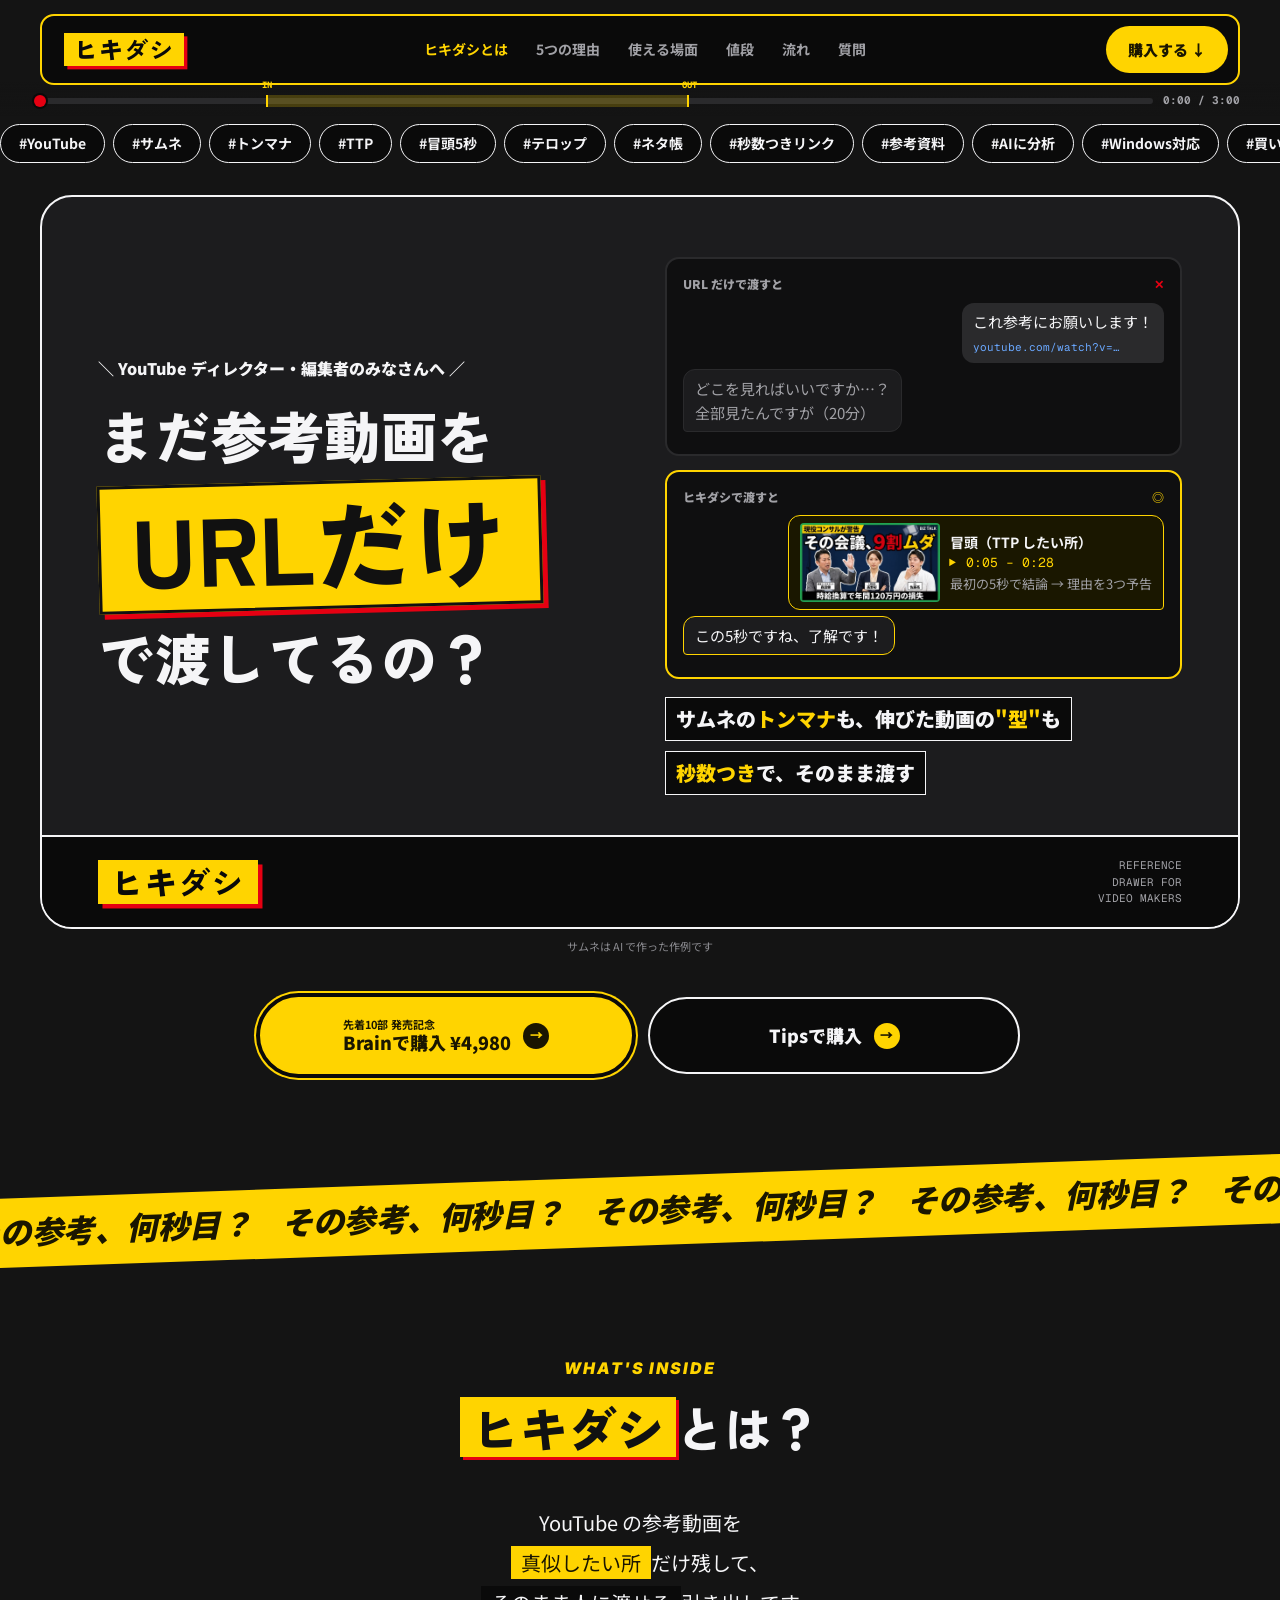
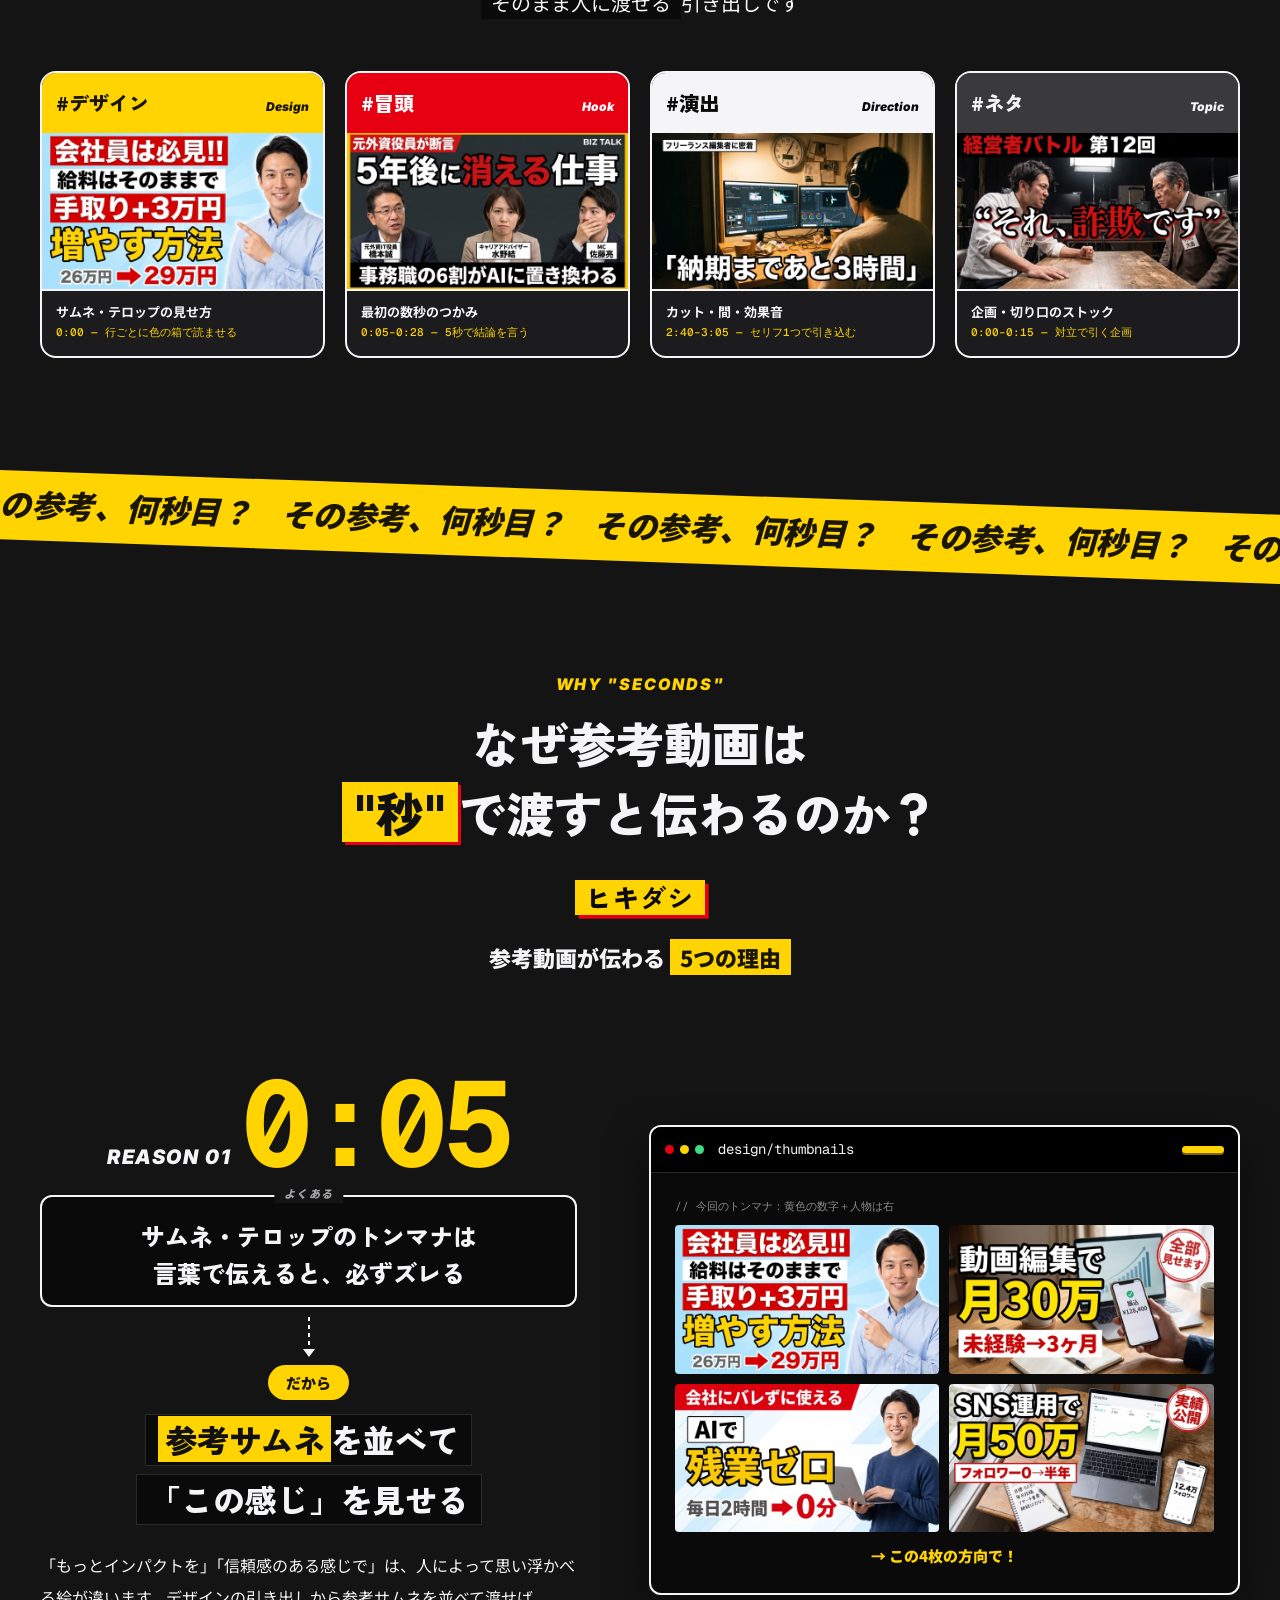
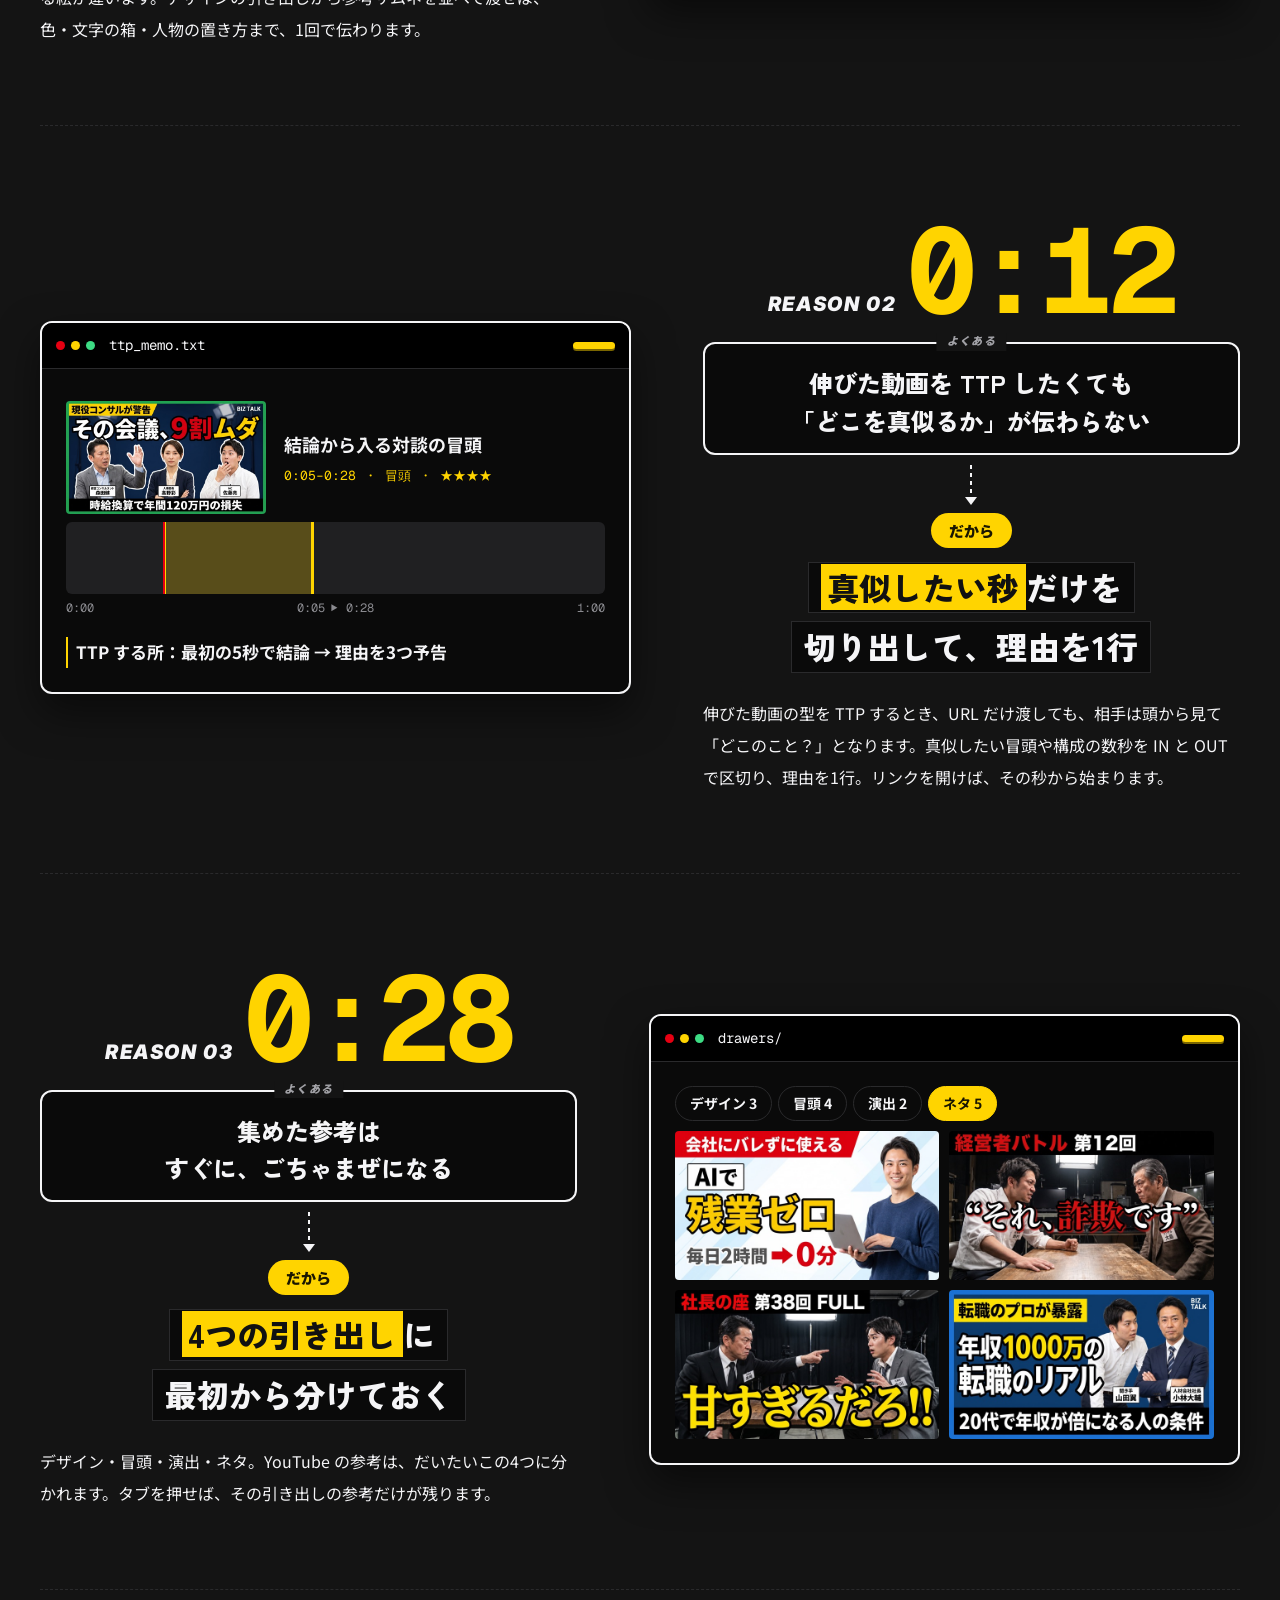
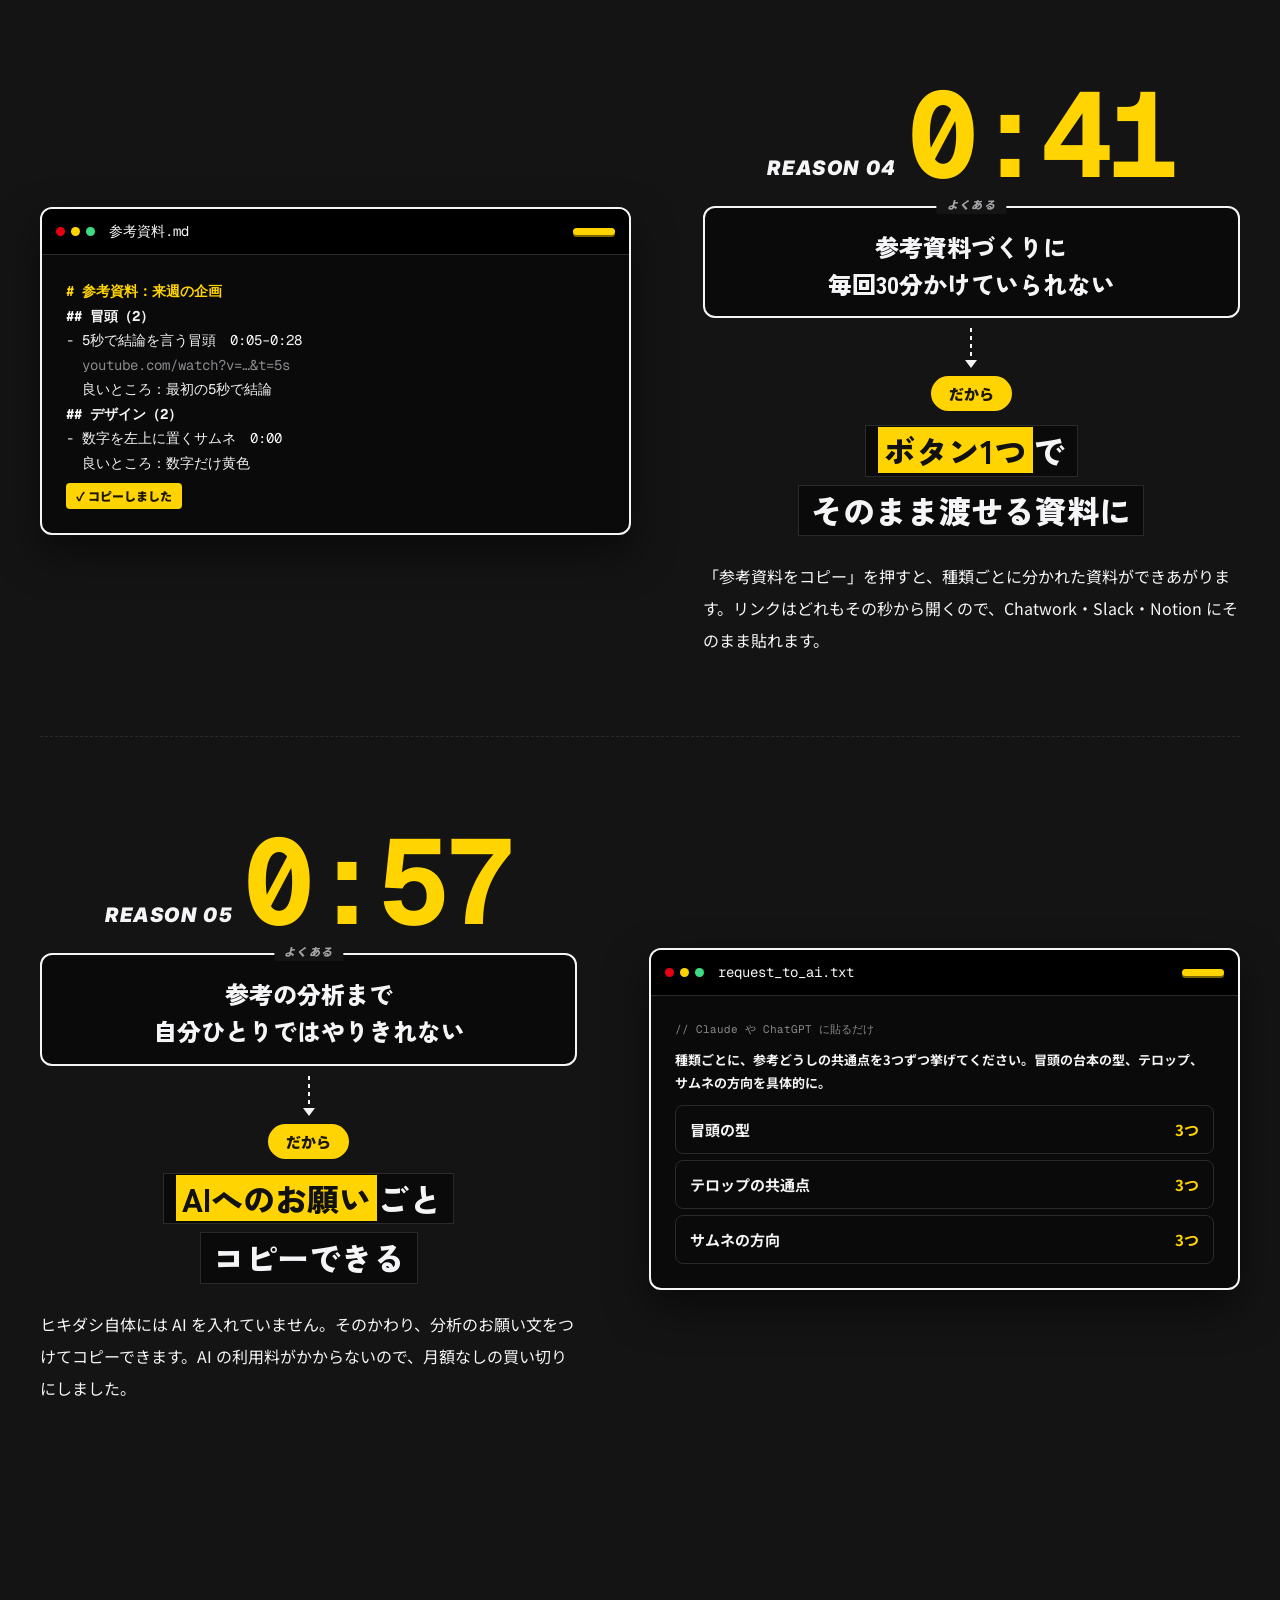
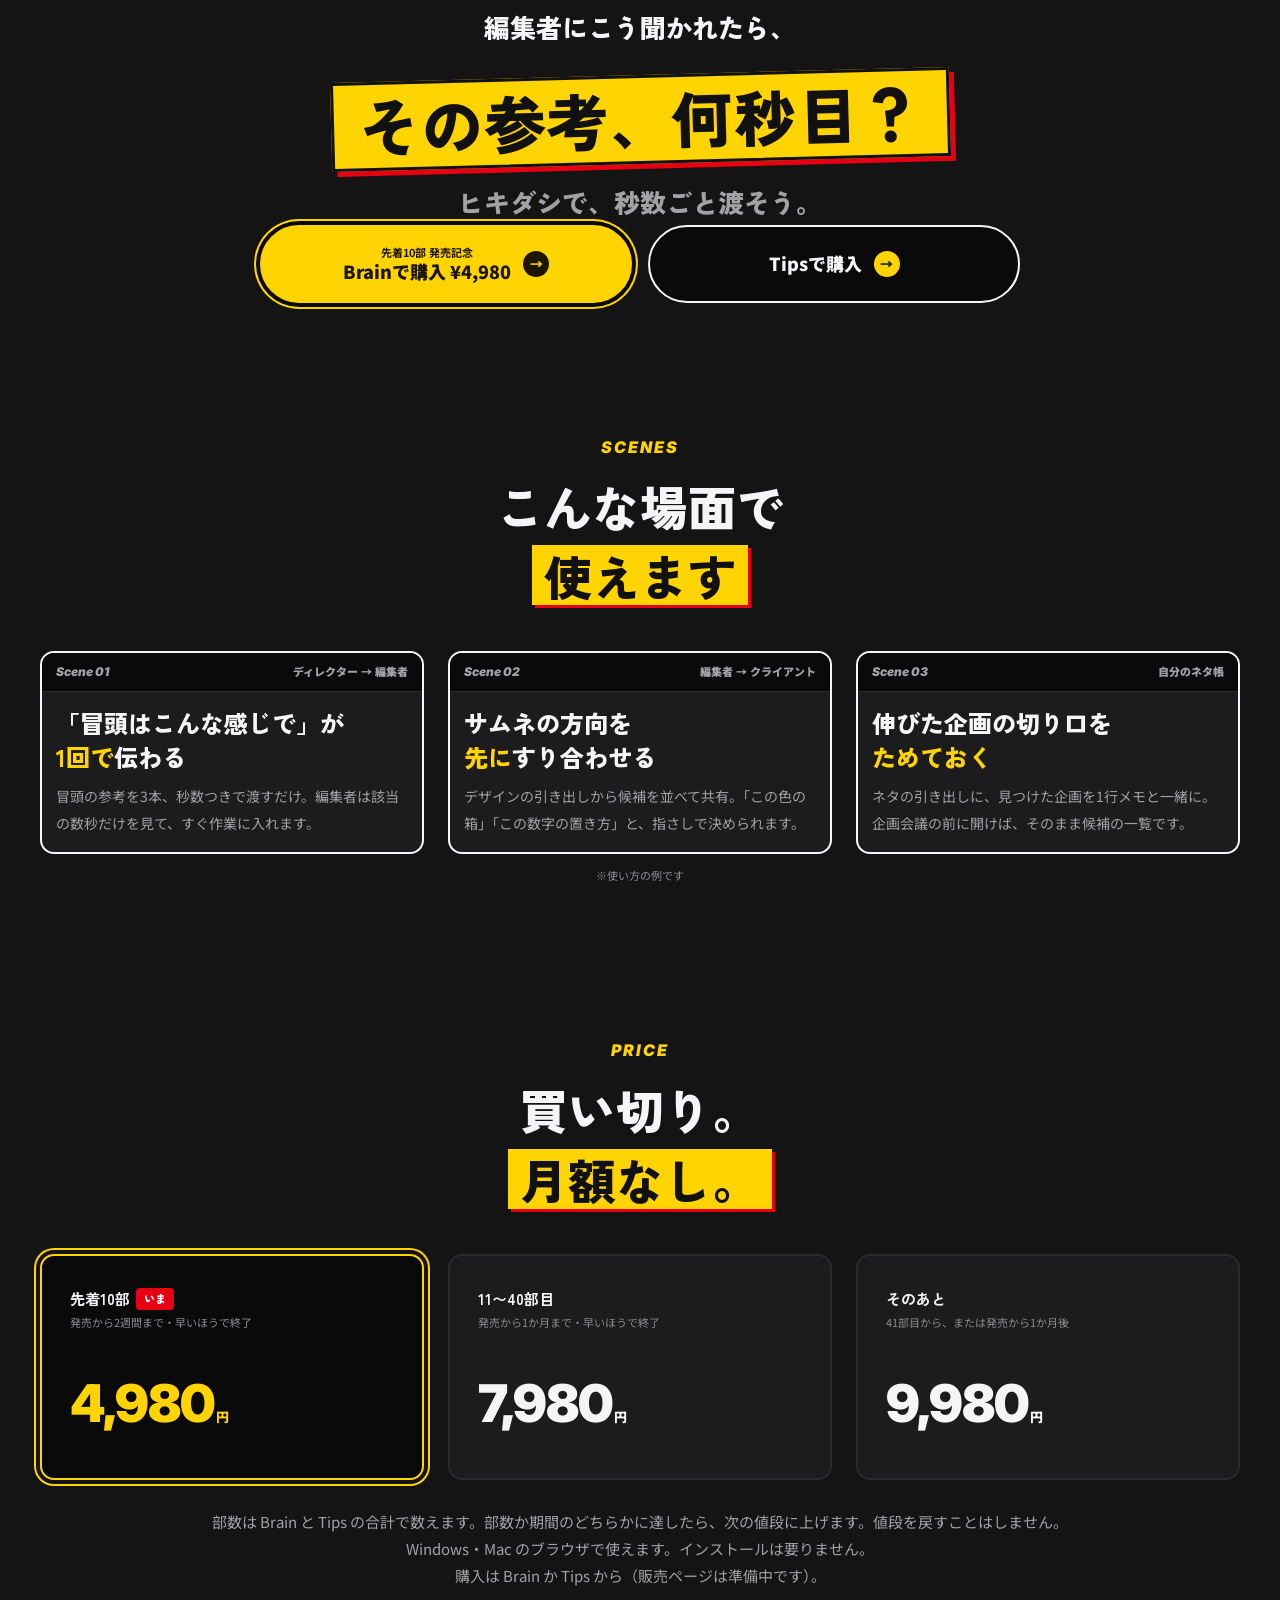
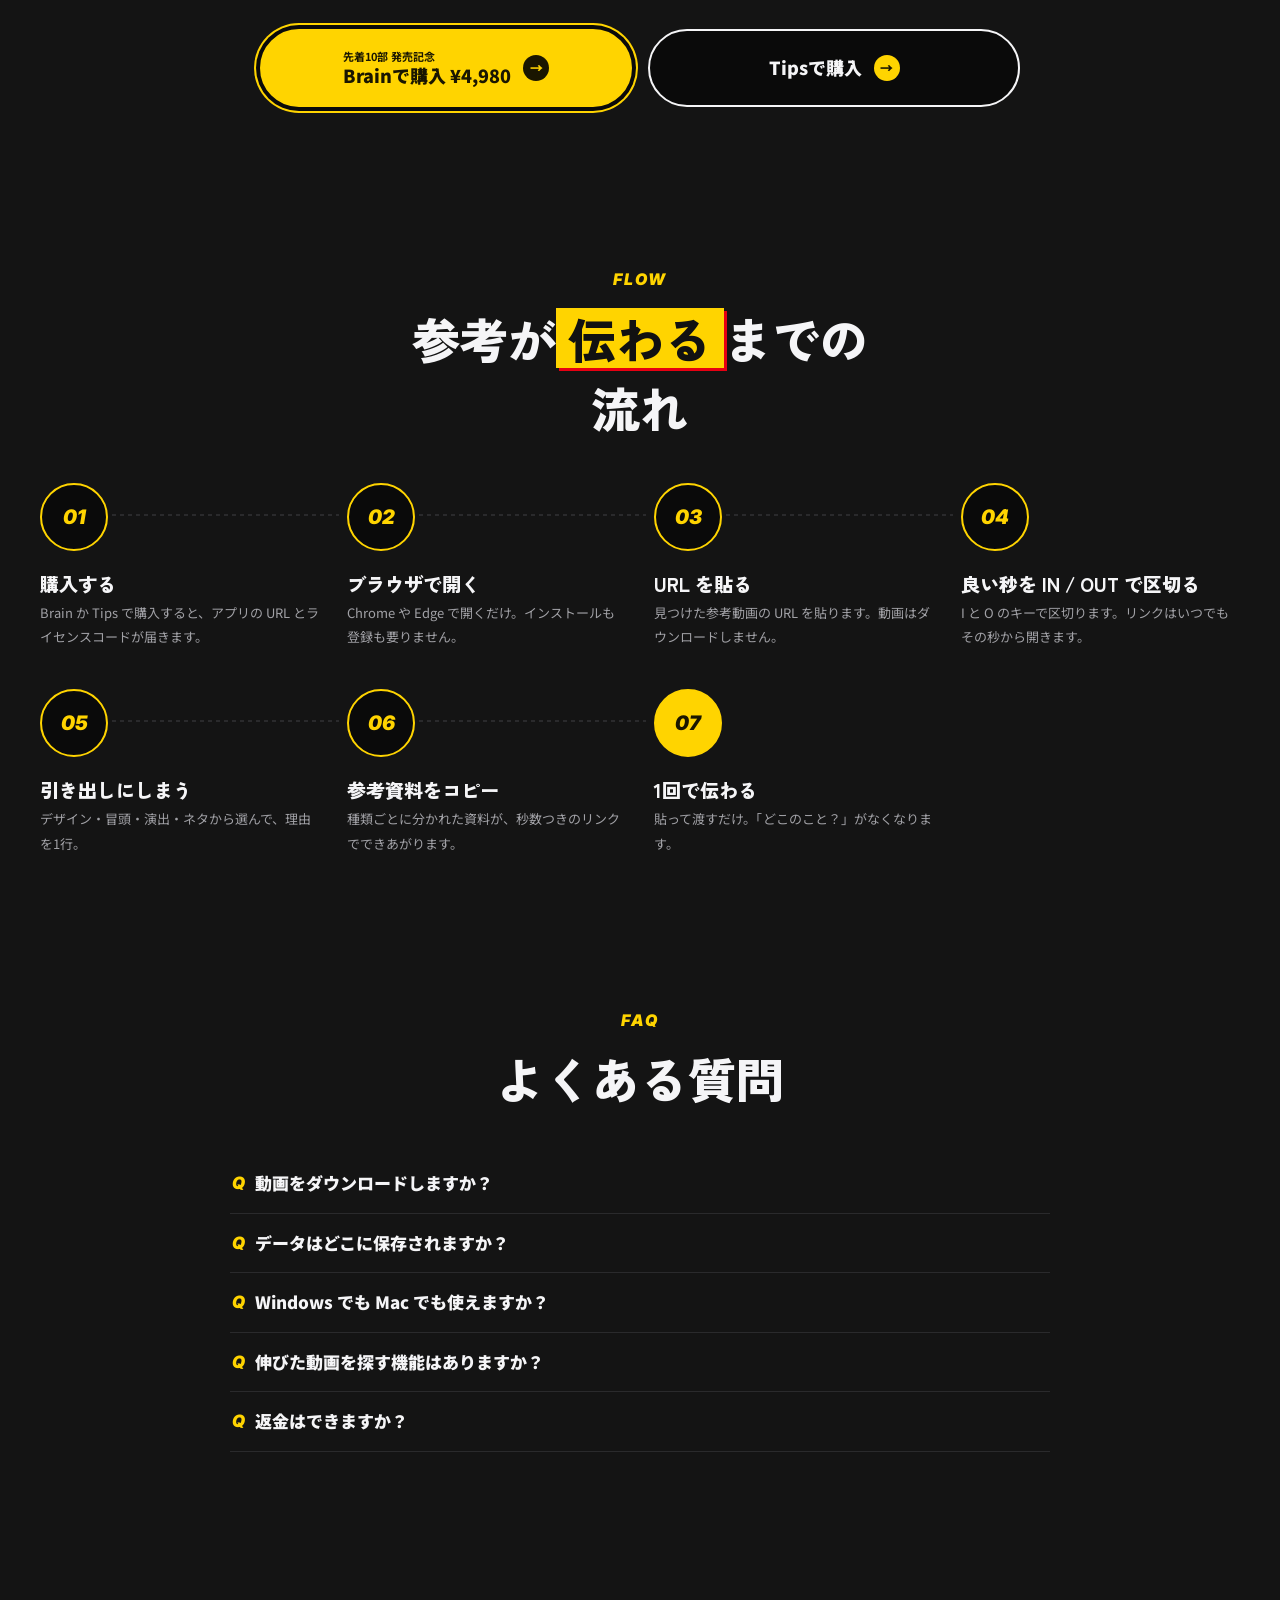
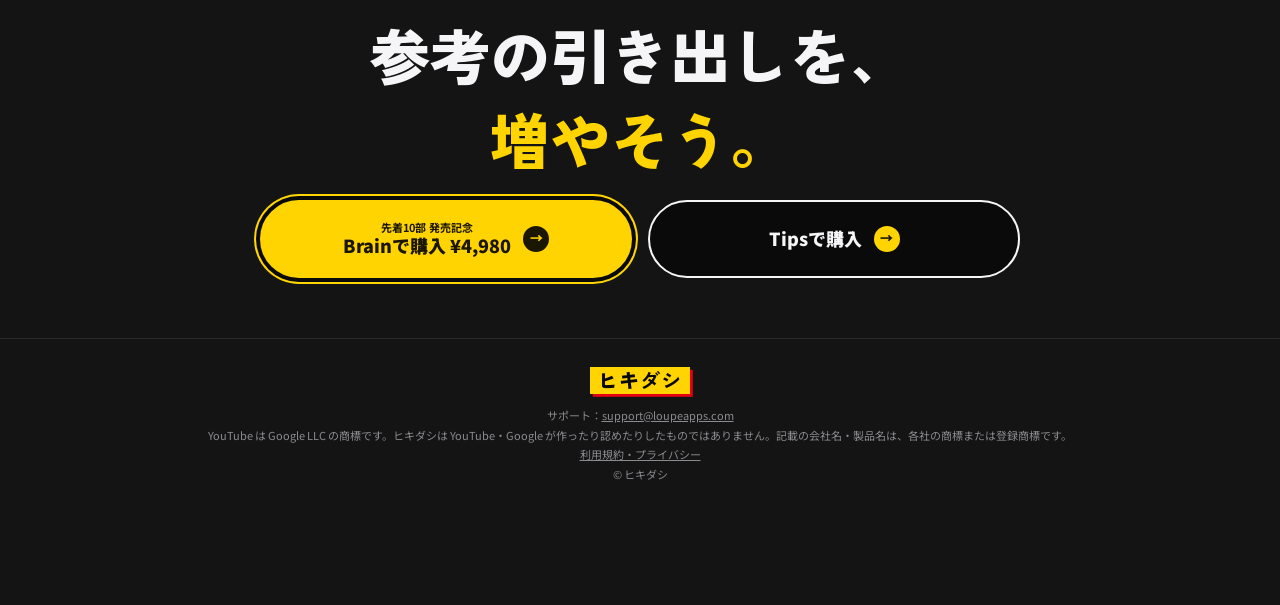
<file: index.html>
<!doctype html>
<html lang="ja">
<head>
<meta charset="utf-8">
<link rel="icon" href="assets/favicon.png" type="image/png">
<link rel="apple-touch-icon" href="assets/favicon.png">
<meta name="viewport" content="width=device-width,initial-scale=1">
<meta name="robots" content="noindex">
<title>ヒキダシ — YouTube の参考動画を、秒で渡す。</title>
<link rel="preconnect" href="https://fonts.googleapis.com">
<link rel="preconnect" href="https://fonts.gstatic.com" crossorigin>
<link href="https://fonts.googleapis.com/css2?family=Inter:ital,wght@0,800;0,900;1,800;1,900&family=Geist+Mono:wght@500;700&family=Noto+Sans+JP:wght@500;700;900&family=Zen+Kaku+Gothic+New:wght@700;900&display=swap" rel="stylesheet">
<style>
:root{
  --ink:#0A0A0A; --plane:#141414; --plane-2:#1C1C1E; --line:#2A2A2C;
  --text:#F5F5F7; --text-2:#A1A1A6; --text-3:#8A8A8F;
  --yellow:#FFD400; --yellow-ink:#1A1600; --red:#E60012;
  --display:"Zen Kaku Gothic New","Hiragino Sans",sans-serif;
  --body:"Noto Sans JP","Hiragino Sans",sans-serif;
  --mono:"Geist Mono",ui-monospace,monospace;
  --latin:Inter,"Noto Sans JP",sans-serif;
  --ease:cubic-bezier(.16,1,.3,1);
  --grid:linear-gradient(rgba(255,255,255,.045) 1px,transparent 1px) 0 0/24px 24px,
         linear-gradient(90deg,rgba(255,255,255,.045) 1px,transparent 1px) 0 0/24px 24px;
}
*{box-sizing:border-box;margin:0;padding:0}
html{scroll-behavior:smooth}
body{background:var(--ink);background-image:var(--grid);color:var(--text);font-family:var(--body);line-height:1.8;-webkit-font-smoothing:antialiased}
img{display:block;max-width:100%}
a{color:inherit}
em{font-style:normal}

/* ---------- 3 columns ---------- */
.shell{display:grid;grid-template-columns:1fr minmax(0,460px) 1fr;min-height:100vh}
.side{position:sticky;top:0;height:100vh;display:flex;flex-direction:column;justify-content:center;padding:32px}
.side-l{align-items:flex-end}
.side-l .inner{width:min(300px,100%);display:grid;gap:22px}
.side-r{align-items:flex-start}
.col{background:var(--plane);background-image:var(--grid);border-left:1px solid var(--line);border-right:1px solid var(--line);min-width:0}

/* logo = telop band (same as the app, 2026-11-07): yellow band, black type, red band offset */
.logo{display:inline-block;background:var(--yellow);color:#0A0A0A;padding:.16em .42em .2em;font-family:var(--display);font-weight:900;font-size:28px;letter-spacing:.04em;line-height:1;box-shadow:.14em .14em 0 #E60012}
.logo i{display:none}
.logo b{color:inherit}
.side-catch{font-family:var(--display);font-weight:900;font-size:17px;line-height:1.6;text-align:right}
.side-catch em{color:var(--yellow)}

.drawers{display:grid;grid-template-columns:repeat(4,1fr);gap:8px}
.drawer{background:var(--plane-2);border:1.5px solid var(--line);border-radius:8px;padding:8px 4px 6px;text-align:center;font-size:11px;font-weight:700;color:var(--text-2);animation:bob 3s ease-in-out infinite}
.drawer:nth-child(2){animation-delay:.4s}.drawer:nth-child(3){animation-delay:.8s}.drawer:nth-child(4){animation-delay:1.2s}
.drawer span{display:block;height:6px;width:40%;margin:0 auto 6px;border-radius:3px;background:var(--yellow)}
@keyframes bob{50%{transform:translateY(-4px)}}

.btn{display:flex;align-items:center;justify-content:center;gap:12px;width:100%;border-radius:999px;padding:14px 22px;font-weight:900;text-decoration:none;line-height:1.3;transition:transform .2s var(--ease)}
.btn:hover{transform:translateY(-2px)}
.btn small{display:block;font-size:11px;font-weight:700}
.btn-y{background:var(--yellow);color:var(--yellow-ink);border:2px solid var(--yellow);box-shadow:0 0 0 4px var(--ink),0 0 0 6px var(--yellow)}
.btn-d{background:var(--ink);color:var(--text);border:2px solid var(--text)}
.btn .arw{flex:none;width:26px;height:26px;border-radius:50%;background:var(--yellow-ink);color:var(--yellow);display:grid;place-items:center;font-size:13px}
.btn-d .arw{background:var(--yellow);color:var(--yellow-ink)}
.note{font-size:11px;color:var(--text-3);text-align:center}

.index h2{font-family:var(--latin);font-style:italic;font-weight:900;font-size:26px;letter-spacing:.02em;margin-bottom:14px}
.index ol{list-style:none;display:grid;gap:10px}
.index a{display:flex;gap:12px;text-decoration:none;font-size:13px;font-weight:700;color:var(--text-3);transition:color .2s}
.index a span{font-family:var(--mono);font-size:10px;padding-top:3px}
.index a.on{color:var(--text)}
.index a.on span{color:var(--yellow)}

/* ---------- center column ---------- */
.hdr{position:sticky;top:0;z-index:5;padding:12px 14px;background:linear-gradient(var(--plane) 70%,transparent)}
.hdr-in{display:flex;justify-content:space-between;align-items:center;background:var(--ink);border:2px solid var(--yellow);border-radius:14px;padding:8px 8px 8px 16px}
.hdr .logo{font-size:20px}
.hdr a.buy{background:var(--yellow);color:var(--yellow-ink);font-weight:900;font-size:13px;text-decoration:none;border-radius:999px;padding:7px 16px}

.marquee{overflow:hidden;padding:6px 0 14px}
.marquee .track{display:flex;gap:8px;width:max-content;animation:marquee 40s linear infinite}
.marquee.rev .track{animation-direction:reverse}
.chip{white-space:nowrap;border:1.5px solid var(--text);border-radius:999px;padding:4px 14px;font-size:12px;font-weight:700;background:var(--ink)}
@keyframes marquee{to{transform:translateX(-50%)}}

.word-band{overflow:hidden;background:var(--yellow);color:var(--yellow-ink);padding:6px 0;margin:56px 0 0;transform:rotate(-2deg) scale(1.05)}
.word-band .track{display:flex;gap:28px;width:max-content;animation:marquee 26s linear infinite;font-family:var(--latin);font-style:italic;font-weight:900;font-size:20px}

section{padding:56px 18px 24px;scroll-margin-top:72px}
.eyebrow{display:block;text-align:center;font-family:var(--latin);font-style:italic;font-weight:900;font-size:14px;letter-spacing:.12em;color:var(--yellow)}
h2.h{font-family:var(--display);font-weight:900;font-size:28px;line-height:1.45;text-align:center;margin:8px 0 24px}
h2.h em{color:var(--yellow)}
.box{display:inline;background:var(--ink);color:var(--text);padding:2px 10px;box-decoration-break:clone;-webkit-box-decoration-break:clone;line-height:2}
.box.y{background:var(--yellow);color:var(--yellow-ink)}
.box.r{background:var(--red);color:#fff}
p.lead{font-size:15px;line-height:2;color:var(--text)}

/* FV */
.fv{padding:4px 14px 0}
.fv-card{position:relative;border:2px solid var(--text);border-radius:22px;background:var(--plane-2);background-image:var(--grid);padding:22px 18px 0;overflow:hidden}
.fv-pre{text-align:center;font-weight:900;font-size:13px}
.fv h1{font-family:var(--display);font-weight:900;font-size:34px;line-height:1.35;margin:10px 0 16px;letter-spacing:.01em}
.fv h1 .big{display:block;font-size:56px;line-height:1.15;color:var(--yellow);letter-spacing:-.01em}
.fv h1 .big q{quotes:"\201D" "\201D"}
.fv h1 .big q::before,.fv h1 .big q::after{color:var(--text)}
.fv-stage{position:relative;height:260px;margin:0 -18px}
.term{position:absolute;left:16px;top:6px;z-index:2;width:228px;background:#000;border:1.5px solid #333;border-radius:10px;padding:10px 12px;font-family:var(--mono);font-size:11px;line-height:1.7;box-shadow:0 10px 30px rgba(0,0,0,.5)}
.term .dots{display:flex;gap:5px;margin-bottom:6px}
.term .dots i{width:8px;height:8px;border-radius:50%;background:var(--red)}
.term .dots i:nth-child(2){background:var(--yellow)}.term .dots i:nth-child(3){background:#3DDC84}
.term .ok{color:var(--yellow)}
.cur{display:inline-block;width:7px;height:12px;background:var(--yellow);vertical-align:-1px;animation:blink 1s steps(1) infinite}
@keyframes blink{50%{opacity:0}}
.fan{position:absolute;right:-6px;bottom:44px;width:250px;height:190px}
.fan img{position:absolute;width:190px;aspect-ratio:16/9;object-fit:cover;border:3px solid var(--ink);border-radius:8px;box-shadow:0 8px 24px rgba(0,0,0,.55)}
.fan img:nth-child(1){right:40px;top:0;transform:rotate(-8deg)}
.fan img:nth-child(2){right:4px;top:44px;transform:rotate(5deg)}
.fan img:nth-child(3){right:30px;top:96px;transform:rotate(-2deg);border-color:var(--yellow);animation:float 4s ease-in-out infinite}
.fan .tc{position:absolute;right:38px;top:178px;z-index:3;background:var(--yellow);color:var(--yellow-ink);font-family:var(--mono);font-weight:700;font-size:11px;padding:2px 8px;border-radius:4px}
@keyframes float{50%{transform:rotate(-2deg) translateY(-6px)}}
.fv-tags{position:absolute;left:16px;bottom:18px;z-index:3;display:grid;gap:6px;font-weight:900;font-size:16px}
.fv-tags span{width:max-content;background:var(--ink);padding:3px 10px;border:1.5px solid var(--text)}
.fv-tags em{color:var(--yellow)}
.fv-foot{display:flex;justify-content:space-between;align-items:center;background:var(--ink);margin:0 -18px;padding:14px 18px;border-top:2px solid var(--text)}
.fv-foot .logo{font-size:26px}
.fv-foot small{font-family:var(--mono);font-size:9px;line-height:1.5;text-align:right;color:var(--text-2)}
.cta{display:grid;gap:16px;padding:28px 14px 8px}

/* about cards */
.swipe{display:flex;gap:12px;overflow-x:auto;scroll-snap-type:x mandatory;padding:6px 18px 14px;margin:0 -18px;scrollbar-width:none}
.swipe::-webkit-scrollbar{display:none}
.kcard{flex:none;width:76%;scroll-snap-align:center;border:2px solid var(--text);border-radius:16px;overflow:hidden;background:var(--plane-2)}
.kcard header{padding:12px 14px;font-family:var(--display);font-weight:900;font-size:20px;background:var(--yellow);color:var(--yellow-ink);display:flex;justify-content:space-between;align-items:baseline}
.kcard header small{font-family:var(--latin);font-style:italic;font-size:12px}
.kcard:nth-child(2) header{background:var(--red);color:#fff}
.kcard:nth-child(3) header{background:var(--text);color:var(--ink)}
.kcard:nth-child(4) header{background:#3A3A3C;color:var(--text)}
.kcard img{aspect-ratio:16/9;object-fit:cover;width:100%;border-bottom:2px solid var(--text)}
.kcard p{padding:10px 14px 14px;font-size:13px;font-weight:700;line-height:1.7}
.kcard p span{display:block;font-family:var(--mono);font-size:11px;color:var(--yellow);font-weight:500}
.swipe-hint{text-align:center;font-size:11px;color:var(--text-3)}

/* promises */
.why-mark{display:flex;justify-content:center;margin:-8px 0 8px}
.why-mark .logo{font-size:20px}
.promise{padding:44px 0 36px;border-bottom:1px dashed var(--line)}
.promise:last-child{border-bottom:0}
.pnum{display:flex;align-items:flex-end;justify-content:center;gap:10px;font-family:var(--latin);font-style:italic;font-weight:900;line-height:.8}
.pnum small{font-size:16px;letter-spacing:.08em;padding-bottom:6px}
.pnum b{font-size:84px;color:var(--yellow);-webkit-text-stroke:0}
.habit{position:relative;margin:18px 6px 0;border:2px solid var(--text);border-radius:12px;background:var(--ink);padding:20px 14px 14px;text-align:center;font-family:var(--display);font-weight:900;font-size:19px;line-height:1.55}
.habit::before{content:"よくある";position:absolute;left:50%;top:-11px;transform:translateX(-50%);background:var(--plane);padding:0 10px;font-family:var(--latin);font-style:italic;font-size:11px;letter-spacing:.12em;color:var(--text-2)}
.down{width:2px;height:40px;margin:10px auto 0;background:repeating-linear-gradient(var(--text) 0 4px,transparent 4px 8px);position:relative;animation:dash 1s linear infinite}
.down::after{content:"";position:absolute;left:-5px;bottom:-6px;border:6px solid transparent;border-top:8px solid var(--text)}
@keyframes dash{to{background-position:0 8px}}
.dakara{display:block;width:max-content;margin:8px auto 14px;background:var(--yellow);color:var(--yellow-ink);font-weight:900;font-size:15px;border-radius:999px;padding:4px 18px}
.answer{text-align:center;font-family:var(--display);font-weight:900;font-size:24px;line-height:1.3;display:grid;gap:8px;justify-items:center}
.answer span{background:var(--ink);padding:4px 12px;border:1.5px solid var(--line)}
.answer em{color:var(--yellow)}
.win{margin:22px 4px 18px;border:2px solid var(--text);border-radius:12px;overflow:hidden;background:var(--ink)}
.win-bar{display:flex;align-items:center;gap:6px;padding:8px 12px;background:#000;border-bottom:1.5px solid var(--line);font-family:var(--mono);font-size:12px}
.win-bar i{width:9px;height:9px;border-radius:50%;background:var(--red)}
.win-bar i:nth-child(2){background:var(--yellow)}.win-bar i:nth-child(3){background:#3DDC84;margin-right:8px}
.win-body{padding:14px;font-size:13px;background-image:var(--grid)}
.win-body .cm{font-family:var(--mono);color:var(--text-3);font-size:11px;margin-bottom:8px}
.win .done{margin-top:10px;text-align:center;font-weight:900;color:var(--yellow)}
.sm{font-size:11px;color:var(--text-3)}

/* window contents */
.tl{position:relative;height:42px;border-radius:6px;background:#202022;margin:8px 0 4px;overflow:hidden}
.tl .rng{position:absolute;left:18%;width:28%;top:0;bottom:0;background:rgba(255,212,0,.25);border-left:3px solid var(--yellow);border-right:3px solid var(--yellow)}
.tl .ph{position:absolute;top:0;bottom:0;width:2px;background:var(--red);left:18%;animation:play 2.8s linear infinite}
@keyframes play{to{left:46%}}
.tl-lbl{display:flex;justify-content:space-between;font-family:var(--mono);font-size:10px;color:var(--text-3)}
.memo{display:grid;grid-template-columns:96px 1fr;gap:10px;align-items:center;margin-top:8px}
.memo img{border-radius:4px;aspect-ratio:16/9;object-fit:cover}
.memo b{display:block;font-size:13px}
.memo code{font-family:var(--mono);font-size:11px;color:var(--yellow)}
.typing{border-left:2px solid var(--yellow);padding-left:8px;margin-top:10px;font-weight:700}
.dtabs{display:flex;flex-wrap:wrap;gap:6px;margin-bottom:10px}
.dtabs span{border:1.5px solid var(--line);border-radius:999px;padding:2px 10px;font-size:12px;font-weight:700}
.dtabs span.on{background:var(--yellow);border-color:var(--yellow);color:var(--yellow-ink)}
.dgrid{display:grid;grid-template-columns:1fr 1fr;gap:6px}
.dgrid img{border-radius:4px;aspect-ratio:16/9;object-fit:cover}
.md{font-family:var(--mono);font-size:11.5px;line-height:1.75;white-space:pre-wrap;word-break:break-all}
.md .h1{color:var(--yellow);font-weight:700}
.md .h2{color:var(--text);font-weight:700}
.md .u{color:var(--text-3)}
.copied{display:inline-block;margin-top:8px;background:var(--yellow);color:var(--yellow-ink);font-weight:900;font-size:12px;padding:2px 10px;border-radius:4px}
.ai{display:grid;gap:6px;margin-top:10px}
.ai span{border:1.5px solid var(--line);border-radius:8px;padding:6px 10px;font-size:12px;font-weight:700;display:flex;justify-content:space-between}
.ai span b{color:var(--yellow)}

.must{text-align:center;padding:40px 14px 10px}
.must p{font-family:var(--display);font-weight:900;font-size:18px}
.must strong{display:block;font-family:var(--display);font-weight:900;font-size:44px;line-height:1.2;color:var(--yellow);margin:4px 0 14px}

/* scenes */
.scenes{display:grid;gap:16px}
.scene{border:2px solid var(--text);border-radius:14px;background:var(--plane-2);overflow:hidden}
.scene .top{display:flex;justify-content:space-between;align-items:center;padding:8px 14px;background:var(--ink);border-bottom:1.5px solid var(--line);font-family:var(--latin);font-style:italic;font-weight:900;font-size:12px;color:var(--text-2)}
.scene .top span{font-family:var(--body);font-style:normal;font-size:11px}
.scene h3{padding:14px 14px 0;font-family:var(--display);font-weight:900;font-size:21px;line-height:1.45}
.scene h3 em{color:var(--yellow)}
.scene p{padding:8px 14px 16px;font-size:13px;color:var(--text-2);line-height:1.9}

/* price */
.tiers{display:grid;gap:12px}
.tier{display:flex;justify-content:space-between;align-items:center;border:2px solid var(--line);border-radius:14px;padding:14px 16px;background:var(--plane-2)}
.tier.now{border-color:var(--yellow);background:var(--ink);box-shadow:0 0 0 4px var(--plane),0 0 0 6px var(--yellow)}
.tier b{font-family:var(--display);font-size:15px}
.tier small{display:block;font-size:11px;color:var(--text-3)}
.tier .yen{font-family:var(--latin);font-weight:900;font-size:30px;letter-spacing:-.02em}
.tier.now .yen{color:var(--yellow)}
.tier .yen span{font-family:var(--body);font-size:13px;margin-left:2px}
.badge{display:inline-block;background:var(--red);color:#fff;font-size:11px;font-weight:900;padding:1px 8px;border-radius:4px;margin-left:6px;vertical-align:2px}
.price-note{margin-top:14px;font-size:13px;color:var(--text-2);text-align:center}

/* flow */
.flow{list-style:none;counter-reset:f;display:grid;gap:0}
.flow li{position:relative;display:grid;grid-template-columns:48px 1fr;gap:12px;padding-bottom:20px}
.flow li::before{counter-increment:f;content:counter(f,decimal-leading-zero);display:grid;place-items:center;width:48px;height:48px;border-radius:50%;background:var(--ink);border:2px solid var(--yellow);font-family:var(--latin);font-style:italic;font-weight:900;font-size:16px;color:var(--yellow)}
.flow li::after{content:"";position:absolute;left:23px;top:50px;bottom:2px;width:2px;background:repeating-linear-gradient(var(--line) 0 4px,transparent 4px 8px)}
.flow li:last-child::after{display:none}
.flow li:last-child::before{background:var(--yellow);color:var(--yellow-ink)}
.flow b{display:block;font-family:var(--display);font-weight:900;font-size:17px;padding-top:10px}
.flow p{font-size:13px;color:var(--text-2);line-height:1.85}

/* faq */
details{border-bottom:1px solid var(--line);padding:14px 2px}
summary{list-style:none;cursor:pointer;font-weight:900;font-size:15px;display:flex;gap:10px}
summary::-webkit-details-marker{display:none}
summary::before{content:"Q";font-family:var(--latin);font-style:italic;color:var(--yellow)}
details p{margin-top:8px;padding-left:22px;font-size:13px;color:var(--text-2)}

.last{text-align:center;padding:56px 14px 30px}
.last h2{font-family:var(--display);font-weight:900;font-size:30px;line-height:1.4;margin-bottom:20px}
.last h2 em{color:var(--yellow)}
footer{padding:28px 18px 120px;text-align:center;font-size:11px;color:var(--text-3);border-top:1px solid var(--line)}
footer .logo{font-size:20px;margin-bottom:12px}

.mbar{display:none}

/* reveal */
.js .rv{opacity:0;transform:translateY(18px);transition:opacity .7s var(--ease),transform .7s var(--ease)}
.js .rv.in{opacity:1;transform:none}

@media (max-width:1000px){
  .shell{grid-template-columns:minmax(0,1fr) minmax(0,460px) minmax(0,1fr)}
  .side-r{display:none}
  .shell{grid-template-columns:minmax(0,1fr) minmax(0,460px)}
}
@media (max-width:760px){
  .shell{display:block}
  .side{display:none}
  .col{border:0}
  .mbar{display:flex;position:fixed;left:0;right:0;bottom:0;z-index:9;gap:8px;padding:10px 12px calc(10px + env(safe-area-inset-bottom));background:linear-gradient(transparent,var(--ink) 30%)}
  .mbar .btn{width:auto;flex:1 1 0;min-width:0;padding:12px 14px;font-size:14px;box-shadow:none}
}
@media (prefers-reduced-motion:reduce){
  *,*::before,*::after{animation:none!important;transition:none!important}
  .js .rv{opacity:1;transform:none}
}

/* ===== 案C: PC layout ===== */
html,body{overflow-x:clip}
.shell{display:block}
.col{border:0;max-width:520px;margin:0 auto}
.hnav{display:none}
.hnav a.on{color:var(--yellow)}
@media (min-width:1000px){
  body{background:var(--plane);background-image:var(--grid)}
  .col{max-width:none;background:none}
  .hdr{padding:14px 40px}
  .hdr-in{max-width:1200px;margin:0 auto;padding:10px 10px 10px 22px}
  .hdr .logo{font-size:24px}
  .hnav{display:flex;gap:28px;font-size:14px;font-weight:700}
  .hnav a{text-decoration:none;color:var(--text-2);transition:color .2s}
  .hnav a:hover{color:var(--text)}
  .hdr a.buy{font-size:15px;padding:10px 22px}
  .marquee{padding:8px 0 24px}
  .chip{font-size:14px;padding:6px 18px}
  .fv,section,.must,.last{max-width:1280px;margin-left:auto;margin-right:auto}
  .fv{padding:8px 40px 0}
  .fv-card{display:grid;grid-template-columns:1.05fr 1fr;column-gap:24px;padding:56px 56px 0;border-radius:32px}
  .fv-pre{grid-column:1;text-align:left;font-size:16px;align-self:end}
  .fv h1{grid-column:1;font-size:56px;margin:14px 0 40px}
  .fv h1 .big{font-size:100px;white-space:nowrap}
  .fv-stage{grid-column:2;grid-row:1/3;height:auto;min-height:480px;margin:0}
  .term{left:0;top:auto;bottom:130px;width:320px;font-size:13px;padding:14px 16px}
  .fan{right:0;top:20px;bottom:auto;width:520px;height:400px}
  .fan img{width:330px;border-width:4px;border-radius:10px}
  .fan img:nth-child(1){right:120px;top:0}
  .fan img:nth-child(2){right:0;top:80px}
  .fan img:nth-child(3){right:70px;top:180px}
  .fan .tc{right:84px;top:350px;font-size:14px;padding:4px 12px}
  .fv-tags{left:0;bottom:28px;font-size:20px;gap:10px}
  .fv-foot{grid-column:1/-1;margin:0 -56px;padding:20px 56px}
  .fv-foot .logo{font-size:32px}
  .fv-foot small{font-size:11px}
  .cta{grid-template-columns:1fr 1fr;max-width:760px;margin:0 auto;padding:40px 0 8px}
  .btn{padding:18px 26px;font-size:18px}
  .word-band{margin-top:96px}
  .word-band .track{font-size:30px}
  section{padding:110px 40px 40px}
  .eyebrow{font-size:16px}
  h2.h{font-size:48px;margin:10px 0 40px}
  p.lead{font-size:16px}
  #about .lead{font-size:20px;margin-bottom:48px!important}
  .swipe{display:grid;grid-template-columns:repeat(4,1fr);gap:20px;overflow:visible;margin:0;padding:0}
  .kcard{width:auto;transition:transform .3s var(--ease)}
  .kcard:hover{transform:translateY(-6px) rotate(-1deg)}
  .swipe-hint{display:none}
  .why-mark .logo{font-size:26px}
  #why>p{font-size:22px!important}
  .promise{display:grid;grid-template-columns:1fr 1.1fr;column-gap:72px;align-items:center;padding:96px 0 80px}
  .promise>*{grid-column:1}
  .promise>.win{grid-column:2;grid-row:1/span 7;margin:0;transform:rotate(1deg)}
  .promise.flip{grid-template-columns:1.1fr 1fr}
  .promise.flip>*{grid-column:2}
  .promise.flip>.win{grid-column:1;transform:rotate(-1deg)}
  .pnum b{font-size:120px}
  .pnum small{font-size:20px}
  .habit{font-size:24px;margin:24px 0 0}
  .answer{font-size:32px}
  .promise>.lead{margin-top:24px}
  .win-bar{font-size:14px;padding:10px 14px}
  .win-body{padding:24px;font-size:15px}
  .tl{height:72px}
  .tl-lbl{font-size:12px}
  .memo{grid-template-columns:200px 1fr;gap:18px}
  .memo b{font-size:18px}
  .memo code{font-size:13px}
  .typing{font-size:17px;margin-top:18px}
  .dtabs span{font-size:14px;padding:4px 14px}
  .dgrid{gap:10px}
  .md{font-size:14px}
  .ai span{font-size:15px;padding:10px 14px}
  .must{padding:80px 40px 20px}
  .must p{font-size:26px}
  .must strong{font-size:88px}
  .scenes{grid-template-columns:repeat(3,1fr);gap:24px}
  .scene h3{font-size:24px}
  .scene p{font-size:14px}
  .tiers{grid-template-columns:repeat(3,1fr);gap:24px;align-items:stretch}
  .tier{flex-direction:column;align-items:flex-start;gap:24px;padding:28px}
  .tier .yen{font-size:52px}
  .price-note{font-size:15px;margin-top:28px}
  .flow{grid-template-columns:repeat(4,1fr);gap:40px 28px}
  .flow li{grid-template-columns:1fr;gap:6px;padding:0}
  .flow li::before{width:64px;height:64px;font-size:20px}
  .flow li::after{left:72px;right:-20px;top:31px;bottom:auto;width:auto;height:2px;background:repeating-linear-gradient(90deg,var(--line) 0 4px,transparent 4px 8px)}
  .flow li:nth-child(4)::after{display:none}
  .flow b{font-size:19px}
  #faq{max-width:900px}
  summary{font-size:17px}
  details p{font-size:15px}
  .last{padding:120px 40px 60px}
  .last h2{font-size:60px}
  footer{max-width:1280px;margin:0 auto}
}

/* ===== 案E: ヒキダシらしさ（タイムライン・チャットの前後・テロップ・引き出し・合言葉） ===== */
.hdr{padding-bottom:6px}
.seek{display:flex;align-items:center;gap:10px;margin:8px 4px 0}
.seek-track{position:relative;flex:1;height:6px;border-radius:3px;background:#2A2A2C}
.seek-rng{position:absolute;top:-3px;bottom:-3px;background:rgba(255,212,0,.22);border-left:2px solid var(--yellow);border-right:2px solid var(--yellow)}
.seek-rng::before,.seek-rng::after{position:absolute;top:-14px;font:700 9px/1 var(--mono);color:var(--yellow)}
.seek-rng::before{content:"IN";left:-6px}.seek-rng::after{content:"OUT";right:-10px}
.seek-fill{position:absolute;left:0;top:0;bottom:0;width:0;border-radius:3px;background:var(--red)}
#seekHead{position:absolute;top:50%;width:12px;height:12px;margin:-6px 0 0 -6px;border-radius:50%;background:var(--red);box-shadow:0 0 0 2px var(--ink)}
.seek-tc{font:700 11px/1 var(--mono);color:var(--text-2);white-space:nowrap;min-width:72px;text-align:right}

.telop{display:inline-block;background:var(--yellow);color:#111;padding:.04em .32em .08em;border:3px solid #111;box-shadow:5px 5px 0 var(--red);transform:rotate(-1.5deg);line-height:1.15;letter-spacing:.01em}
.fv h1 .big{margin:8px 0 10px}
.fv h1 .big .telop{color:#111}
h2.h em{display:inline-block;background:var(--yellow);color:#111;padding:0 .25em;box-shadow:3px 3px 0 var(--red);line-height:1.25}
.answer em{background:var(--yellow);color:#111;padding:0 .2em}

.chats{display:grid;grid-template-columns:minmax(0,1fr);gap:10px;margin:4px 0 0;min-width:0}
.chat{min-width:0;overflow:hidden}
.msg u{word-break:break-all}
.chat{border:2px solid var(--line);border-radius:14px;background:#0f0f10;padding:10px 12px 12px;font-size:13px}
.chat.after{border-color:var(--yellow)}
.chat-h{display:flex;justify-content:space-between;font-weight:900;font-size:12px;color:var(--text-2);margin-bottom:8px}
.chat.before .chat-h b{color:var(--red)}.chat.after .chat-h b{color:var(--yellow)}
.msg{width:fit-content;max-width:88%;padding:7px 11px;border-radius:12px;line-height:1.55;margin:6px 0}
.msg.me{margin-left:auto;background:#2A2A2C;border-bottom-right-radius:4px}
.msg.you{background:#1C1C1E;border:1px solid var(--line);border-bottom-left-radius:4px}
.chat.before .msg.you{color:var(--text-2)}
.msg u{color:#6aa8ff;text-decoration:none;font-family:var(--mono);font-size:11px}
.msg.card{display:grid;grid-template-columns:96px 1fr;gap:10px;align-items:center;background:#1a1700;border:1.5px solid var(--yellow)}
.msg.card img{width:96px;aspect-ratio:16/9;object-fit:cover;border-radius:4px}
.msg.card b{display:block;font-size:12px}
.msg.card code{display:block;font-family:var(--mono);font-size:11px;color:var(--yellow)}
.msg.card span{display:block;font-size:11px;color:var(--text-2)}
.chat.after .msg.you{border-color:var(--yellow);color:var(--text)}
.fv-stage{height:auto;margin:0;padding-bottom:16px}
.fv-tags{position:static;margin-top:14px}

/* 5つの理由: 引き出しが手前に開いて、中身（窓の図）が出てくる */
.win-bar::after{content:"";margin-left:auto;width:42px;height:7px;border-radius:4px;background:var(--yellow);box-shadow:0 2px 0 #7a6600}
.win{box-shadow:0 18px 40px rgba(0,0,0,.5)}
.js .promise .win.rv{opacity:0;transform:perspective(900px) rotateX(-32deg) translateY(-28px) scale(.94);transform-origin:50% 0;transition:transform 1s var(--ease),opacity .6s ease}
.js .promise .win.rv.in{opacity:1;transform:perspective(900px) rotateX(0) translateY(0) scale(1)}
.pnum b{font-family:var(--mono);font-style:normal;letter-spacing:-.04em}
.must strong .telop{font-size:.62em;padding:.1em .4em}
.must-after{margin-top:6px;color:var(--text-2)}
@media (min-width:1000px){
  .hdr{padding-bottom:10px}
  .seek{max-width:1200px;margin:10px auto 0}
  .fv h1 .big{font-size:96px}
  .chats{gap:14px;align-self:center}
  .chat{padding:14px 16px 16px;font-size:15px}
  .msg.card{grid-template-columns:140px 1fr}.msg.card img{width:140px}
  .msg.card b{font-size:14px}.msg.card code{font-size:13px}.msg.card span{font-size:13px}
  .fv-stage{min-height:0;padding-bottom:40px;align-self:center}
  .fv-tags{position:static;grid-column:1;margin-top:18px}
  .must strong .telop{font-size:.7em}
}
@media (prefers-reduced-motion:reduce){
  .js .promise .win.rv{opacity:1;transform:none}
}
</style>
</head>
<body>
<div class="shell">

  <!-- center: the LP -->
  <main class="col">
    <div class="hdr"><div class="hdr-in">
      <div class="logo"><i></i><span>ヒキ<b>ダシ</b></span></div>
      <nav class="hnav" aria-label="目次"><a href="#about">ヒキダシとは</a><a href="#why">5つの理由</a><a href="#scenes">使える場面</a><a href="#price">値段</a><a href="#flow">流れ</a><a href="#faq">質問</a></nav>
      <a class="buy" href="#price">購入する ↓</a>
    </div>
    <div class="seek" aria-hidden="true"><div class="seek-track"><div class="seek-rng" id="seekRng"></div><div class="seek-fill" id="seekFill"></div><i id="seekHead"></i></div><span class="seek-tc" id="seekTc">0:00</span></div>
    </div>

    <div class="marquee" aria-hidden="true"><div class="track" id="tags"></div></div>

    <div class="fv" id="top">
      <div class="fv-card">
        <p class="fv-pre">＼ YouTube ディレクター・編集者のみなさんへ ／</p>
        <h1>まだ参考動画を<span class="big"><span class="telop">URLだけ</span></span>で渡してるの？</h1>
        <div class="fv-stage">
          <div class="chats">
            <div class="chat before">
              <div class="chat-h"><span>URL だけで渡すと</span><b>✕</b></div>
              <p class="msg me">これ参考にお願いします！<br><u>youtube.com/watch?v=…</u></p>
              <p class="msg you">どこを見ればいいですか…？<br>全部見たんですが（20分）</p>
            </div>
            <div class="chat after">
              <div class="chat-h"><span>ヒキダシで渡すと</span><b>◎</b></div>
              <div class="msg me card"><img src="assets/thumbs/t00.jpg" alt=""><div><b>冒頭（TTP したい所）</b><code>▶ 0:05 – 0:28</code><span>最初の5秒で結論 → 理由を3つ予告</span></div></div>
              <p class="msg you">この5秒ですね、了解です！</p>
            </div>
          </div>
          <div class="fv-tags">
            <span>サムネの<em>トンマナ</em>も、伸びた動画の<em>"型"</em>も</span>
            <span><em>秒数つき</em>で、そのまま渡す</span>
          </div>
        </div>
        <div class="fv-foot">
          <div class="logo"><i></i><span>ヒキ<b>ダシ</b></span></div>
          <small>REFERENCE<br>DRAWER FOR<br>VIDEO MAKERS</small>
        </div>
      </div>
      <p class="sm" style="text-align:center;margin-top:8px">サムネは AI で作った作例です</p>
    </div>

    <div class="cta">
      <a class="btn btn-y" href="#price"><span><small>先着10部 発売記念</small>Brainで購入 ¥4,980</span><span class="arw">→</span></a>
      <a class="btn btn-d" href="#price"><span>Tipsで購入</span><span class="arw">→</span></a>
    </div>

    <div class="word-band" aria-hidden="true"><div class="track" id="band1"></div></div>

    <!-- 02 about -->
    <section id="about">
      <span class="eyebrow rv">WHAT'S INSIDE</span>
      <h2 class="h rv"><em>ヒキダシ</em>とは？</h2>
      <p class="lead rv" style="text-align:center;margin-bottom:22px">YouTube の参考動画を<br><span class="box y">真似したい所</span>だけ残して、<br><span class="box">そのまま人に渡せる</span>引き出しです</p>
      <div class="swipe" id="swipe">
        <article class="kcard"><header>#デザイン<small>Design</small></header><img src="assets/thumbs/t01.jpg" alt="" loading="lazy"><p>サムネ・テロップの見せ方<span>0:00 — 行ごとに色の箱で読ませる</span></p></article>
        <article class="kcard"><header>#冒頭<small>Hook</small></header><img src="assets/thumbs/t05.jpg" alt="" loading="lazy"><p>最初の数秒のつかみ<span>0:05–0:28 — 5秒で結論を言う</span></p></article>
        <article class="kcard"><header>#演出<small>Direction</small></header><img src="assets/thumbs/t08.jpg" alt="" loading="lazy"><p>カット・間・効果音<span>2:40–3:05 — セリフ1つで引き込む</span></p></article>
        <article class="kcard"><header>#ネタ<small>Topic</small></header><img src="assets/thumbs/t09.jpg" alt="" loading="lazy"><p>企画・切り口のストック<span>0:00–0:15 — 対立で引く企画</span></p></article>
      </div>
      <p class="swipe-hint">← 横にスワイプ →</p>
    </section>

    <div class="word-band" aria-hidden="true" style="transform:rotate(2deg) scale(1.05)"><div class="track" id="band2"></div></div>

    <!-- 03 promises -->
    <section id="why">
      <span class="eyebrow rv">WHY "SECONDS"</span>
      <h2 class="h rv">なぜ参考動画は<br><em>"秒"</em>で渡すと伝わるのか？</h2>
      <div class="why-mark rv"><div class="logo"><i></i><span>ヒキ<b>ダシ</b></span></div></div>
      <p class="rv" style="text-align:center;font-weight:900;font-size:17px;margin-top:20px">参考動画が伝わる <span class="box y">5つの理由</span></p>

      <div class="promise">
        <div class="pnum rv"><small>REASON 01</small><b>0:05</b></div>
        <p class="habit rv">サムネ・テロップのトンマナは<br>言葉で伝えると、必ずズレる</p>
        <div class="down"></div><span class="dakara">だから</span>
        <div class="answer rv"><span><em>参考サムネ</em>を並べて</span><span>「この感じ」を見せる</span></div>
        <div class="win rv"><div class="win-bar"><i></i><i></i><i></i>design/thumbnails</div><div class="win-body">
          <div class="cm">// 今回のトンマナ：黄色の数字＋人物は右</div>
          <div class="dgrid"><img src="assets/thumbs/t01.jpg" alt="" loading="lazy"><img src="assets/thumbs/t04.jpg" alt="" loading="lazy"><img src="assets/thumbs/t07.jpg" alt="" loading="lazy"><img src="assets/thumbs/t10.jpg" alt="" loading="lazy"></div>
          <p class="done">→ この4枚の方向で！</p>
        </div></div>
        <p class="lead rv">「もっとインパクトを」「信頼感のある感じで」は、人によって思い浮かべる絵が違います。デザインの引き出しから参考サムネを並べて渡せば、色・文字の箱・人物の置き方まで、1回で伝わります。</p>
      </div>

      <div class="promise flip">
        <div class="pnum rv"><small>REASON 02</small><b>0:12</b></div>
        <p class="habit rv">伸びた動画を TTP したくても<br>「どこを真似るか」が伝わらない</p>
        <div class="down"></div><span class="dakara">だから</span>
        <div class="answer rv"><span><em>真似したい秒</em>だけを</span><span>切り出して、理由を1行</span></div>
        <div class="win rv"><div class="win-bar"><i></i><i></i><i></i>ttp_memo.txt</div><div class="win-body">
          <div class="memo"><img src="assets/thumbs/t00.jpg" alt="" loading="lazy"><div><b>結論から入る対談の冒頭</b><code>0:05–0:28 ・ 冒頭 ・ ★★★★</code></div></div>
          <div class="tl"><div class="rng"></div><div class="ph"></div></div>
          <div class="tl-lbl"><span>0:00</span><span>0:05 ▶ 0:28</span><span>1:00</span></div>
          <p class="typing">TTP する所：最初の5秒で結論 → 理由を3つ予告</p>
        </div></div>
        <p class="lead rv">伸びた動画の型を TTP するとき、URL だけ渡しても、相手は頭から見て「どこのこと？」となります。真似したい冒頭や構成の数秒を IN と OUT で区切り、理由を1行。リンクを開けば、その秒から始まります。</p>
      </div>

      <div class="promise">
        <div class="pnum rv"><small>REASON 03</small><b>0:28</b></div>
        <p class="habit rv">集めた参考は<br>すぐに、ごちゃまぜになる</p>
        <div class="down"></div><span class="dakara">だから</span>
        <div class="answer rv"><span><em>4つの引き出し</em>に</span><span>最初から分けておく</span></div>
        <div class="win rv"><div class="win-bar"><i></i><i></i><i></i>drawers/</div><div class="win-body">
          <div class="dtabs" id="dtabs"><span class="on">デザイン 3</span><span>冒頭 4</span><span>演出 2</span><span>ネタ 5</span></div>
          <div class="dgrid" id="dgrid"><img src="assets/thumbs/t01.jpg" alt="" loading="lazy"><img src="assets/thumbs/t06.jpg" alt="" loading="lazy"><img src="assets/thumbs/t10.jpg" alt="" loading="lazy"><img src="assets/thumbs/t11.jpg" alt="" loading="lazy"></div>
        </div></div>
        <p class="lead rv">デザイン・冒頭・演出・ネタ。YouTube の参考は、だいたいこの4つに分かれます。タブを押せば、その引き出しの参考だけが残ります。</p>
      </div>

      <div class="promise flip">
        <div class="pnum rv"><small>REASON 04</small><b>0:41</b></div>
        <p class="habit rv">参考資料づくりに<br>毎回30分かけていられない</p>
        <div class="down"></div><span class="dakara">だから</span>
        <div class="answer rv"><span><em>ボタン1つ</em>で</span><span>そのまま渡せる資料に</span></div>
        <div class="win rv"><div class="win-bar"><i></i><i></i><i></i>参考資料.md</div><div class="win-body">
<div class="md"><span class="h1"># 参考資料：来週の企画</span>
<span class="h2">## 冒頭（2）</span>
- 5秒で結論を言う冒頭　0:05–0:28
  <span class="u">youtube.com/watch?v=…&amp;t=5s</span>
  良いところ：最初の5秒で結論
<span class="h2">## デザイン（2）</span>
- 数字を左上に置くサムネ　0:00
  良いところ：数字だけ黄色</div>
          <span class="copied">✓ コピーしました</span>
        </div></div>
        <p class="lead rv">「参考資料をコピー」を押すと、種類ごとに分かれた資料ができあがります。リンクはどれもその秒から開くので、Chatwork・Slack・Notion にそのまま貼れます。</p>
      </div>

      <div class="promise">
        <div class="pnum rv"><small>REASON 05</small><b>0:57</b></div>
        <p class="habit rv">参考の分析まで<br>自分ひとりではやりきれない</p>
        <div class="down"></div><span class="dakara">だから</span>
        <div class="answer rv"><span><em>AIへのお願い</em>ごと</span><span>コピーできる</span></div>
        <div class="win rv"><div class="win-bar"><i></i><i></i><i></i>request_to_ai.txt</div><div class="win-body">
          <div class="cm">// Claude や ChatGPT に貼るだけ</div>
          <p style="font-size:13px;font-weight:700">種類ごとに、参考どうしの共通点を3つずつ挙げてください。冒頭の台本の型、テロップ、サムネの方向を具体的に。</p>
          <div class="ai"><span>冒頭の型<b>3つ</b></span><span>テロップの共通点<b>3つ</b></span><span>サムネの方向<b>3つ</b></span></div>
        </div></div>
        <p class="lead rv">ヒキダシ自体には AI を入れていません。そのかわり、分析のお願い文をつけてコピーできます。AI の利用料がかからないので、月額なしの買い切りにしました。</p>
      </div>
    </section>

    <div class="must">
      <p class="rv">編集者にこう聞かれたら、</p>
      <strong class="rv"><span class="telop">その参考、何秒目？</span></strong>
      <p class="rv must-after">ヒキダシで、秒数ごと渡そう。</p>
      <div class="cta" style="padding:0">
        <a class="btn btn-y" href="#price"><span><small>先着10部 発売記念</small>Brainで購入 ¥4,980</span><span class="arw">→</span></a>
        <a class="btn btn-d" href="#price"><span>Tipsで購入</span><span class="arw">→</span></a>
      </div>
    </div>

    <!-- 04 scenes -->
    <section id="scenes">
      <span class="eyebrow rv">SCENES</span>
      <h2 class="h rv">こんな場面で<br><em>使えます</em></h2>
      <div class="scenes">
        <article class="scene rv"><div class="top">Scene 01<span>ディレクター → 編集者</span></div><h3>「冒頭はこんな感じで」が<br><em>1回で</em>伝わる</h3><p>冒頭の参考を3本、秒数つきで渡すだけ。編集者は該当の数秒だけを見て、すぐ作業に入れます。</p></article>
        <article class="scene rv"><div class="top">Scene 02<span>編集者 → クライアント</span></div><h3>サムネの方向を<br><em>先に</em>すり合わせる</h3><p>デザインの引き出しから候補を並べて共有。「この色の箱」「この数字の置き方」と、指さしで決められます。</p></article>
        <article class="scene rv"><div class="top">Scene 03<span>自分のネタ帳</span></div><h3>伸びた企画の切り口を<br><em>ためておく</em></h3><p>ネタの引き出しに、見つけた企画を1行メモと一緒に。企画会議の前に開けば、そのまま候補の一覧です。</p></article>
      </div>
      <p class="sm" style="margin-top:12px;text-align:center">※使い方の例です</p>
    </section>

    <!-- 05 price -->
    <section id="price">
      <span class="eyebrow rv">PRICE</span>
      <h2 class="h rv">買い切り。<br><em>月額なし。</em></h2>
      <div class="tiers">
        <div class="tier now rv"><div><b>先着10部<span class="badge">いま</span></b><small>発売から2週間まで・早いほうで終了</small></div><div class="yen">4,980<span>円</span></div></div>
        <div class="tier rv"><div><b>11〜40部目</b><small>発売から1か月まで・早いほうで終了</small></div><div class="yen">7,980<span>円</span></div></div>
        <div class="tier rv"><div><b>そのあと</b><small>41部目から、または発売から1か月後</small></div><div class="yen">9,980<span>円</span></div></div>
      </div>
      <p class="price-note">部数は Brain と Tips の合計で数えます。部数か期間のどちらかに達したら、次の値段に上げます。値段を戻すことはしません。<br>Windows・Mac のブラウザで使えます。インストールは要りません。<br>購入は Brain か Tips から（販売ページは準備中です）。</p>
      <div class="cta">
        <a class="btn btn-y" href="#price"><span><small>先着10部 発売記念</small>Brainで購入 ¥4,980</span><span class="arw">→</span></a>
        <a class="btn btn-d" href="#price"><span>Tipsで購入</span><span class="arw">→</span></a>
      </div>
    </section>

    <!-- 06 flow -->
    <section id="flow">
      <span class="eyebrow rv">FLOW</span>
      <h2 class="h rv">参考が<em>伝わる</em>までの<br>流れ</h2>
      <ol class="flow">
        <li class="rv"><div><b>購入する</b><p>Brain か Tips で購入すると、アプリの URL とライセンスコードが届きます。</p></div></li>
        <li class="rv"><div><b>ブラウザで開く</b><p>Chrome や Edge で開くだけ。インストールも登録も要りません。</p></div></li>
        <li class="rv"><div><b>URL を貼る</b><p>見つけた参考動画の URL を貼ります。動画はダウンロードしません。</p></div></li>
        <li class="rv"><div><b>良い秒を IN / OUT で区切る</b><p>I と O のキーで区切ります。リンクはいつでもその秒から開きます。</p></div></li>
        <li class="rv"><div><b>引き出しにしまう</b><p>デザイン・冒頭・演出・ネタから選んで、理由を1行。</p></div></li>
        <li class="rv"><div><b>参考資料をコピー</b><p>種類ごとに分かれた資料が、秒数つきのリンクでできあがります。</p></div></li>
        <li class="rv"><div><b>1回で伝わる</b><p>貼って渡すだけ。「どこのこと？」がなくなります。</p></div></li>
      </ol>
    </section>

    <!-- 07 faq -->
    <section id="faq">
      <span class="eyebrow rv">FAQ</span>
      <h2 class="h rv">よくある質問</h2>
      <details><summary>動画をダウンロードしますか？</summary><p>しません。YouTube の動画はリンクと秒数だけを残し、再生は YouTube の公式プレイヤーです。</p></details>
      <details><summary>データはどこに保存されますか？</summary><p>クリップ・メモ・画像などのライブラリは、お使いのブラウザの中だけに保存します。ヒキダシの作り手のサーバーには送りません（動画の再生・サムネイル・タイトルは YouTube から、文字の書体は Google Fonts から直接読み込みます）。ブラウザのデータを消すと消えるので、アプリの中からときどきバックアップを書き出してください。</p></details>
      <details><summary>Windows でも Mac でも使えますか？</summary><p>使えます。Chrome や Edge などのブラウザで動きます。</p></details>
      <details><summary>伸びた動画を探す機能はありますか？</summary><p>ありません。ヒキダシは、見つけた動画を残して渡すための道具です。リサーチの表やツールと一緒に使ってください。</p></details>
      <details><summary>返金はできますか？</summary><p>デジタル商品のため、お客様のご都合（気が変わった・使わなくなった など）による返金はできません。正しく動かず、サポートで直せない場合は、返金を含めて対応します。購入前のご質問もサポートへどうぞ。</p></details>
    </section>

    <div class="last">
      <h2 class="rv">参考の引き出しを、<br><em>増やそう。</em></h2>
      <div class="cta" style="padding:0">
        <a class="btn btn-y" href="#price"><span><small>先着10部 発売記念</small>Brainで購入 ¥4,980</span><span class="arw">→</span></a>
        <a class="btn btn-d" href="#price"><span>Tipsで購入</span><span class="arw">→</span></a>
      </div>
    </div>

    <footer>
      <div class="logo"><i></i><span>ヒキ<b>ダシ</b></span></div>
      <p>サポート：<a href="mailto:support@loupeapps.com">support@loupeapps.com</a></p>
      <p>YouTube は Google LLC の商標です。ヒキダシは YouTube・Google が作ったり認めたりしたものではありません。記載の会社名・製品名は、各社の商標または登録商標です。</p>
      <p><a href="terms.html">利用規約・プライバシー</a></p>
      <p>© ヒキダシ</p>
    </footer>
  </main>
</div>

<div class="mbar">
  <a class="btn btn-y" href="#price">Brainで購入 ¥4,980</a>
  <a class="btn btn-d" href="#price" style="flex:0 0 30%">Tips</a>
</div>

<script>
(function(){
  document.documentElement.classList.add('js');
  var reduce = matchMedia('(prefers-reduced-motion: reduce)').matches;

  function fill(id, words, cls){
    var el = document.getElementById(id), html = '';
    for (var r = 0; r < 2; r++) words.forEach(function(w){ html += cls ? '<span class="'+cls+'">'+w+'</span>' : '<span>'+w+'</span>'; });
    el.innerHTML = html;
  }
  fill('tags', ['#YouTube','#サムネ','#トンマナ','#TTP','#冒頭5秒','#テロップ','#ネタ帳','#秒数つきリンク','#参考資料','#AIに分析','#Windows対応','#買い切り'], 'chip');
  fill('band1', ['その参考、何秒目？','その参考、何秒目？','その参考、何秒目？','その参考、何秒目？','その参考、何秒目？','その参考、何秒目？']);
  fill('band2', ['その参考、何秒目？','その参考、何秒目？','その参考、何秒目？','その参考、何秒目？','その参考、何秒目？','その参考、何秒目？']);

  // reveal: anything at or above the fold, so fast scrolls never leave blanks
  var rv = [].slice.call(document.querySelectorAll('.rv'));
  function reveal(){
    var lim = innerHeight * .92;
    rv = rv.filter(function(el){
      if (reduce || el.getBoundingClientRect().top < lim){ el.classList.add('in'); return false; }
      return true;
    });
  }
  addEventListener('scroll', reveal, {passive:true}); addEventListener('resize', reveal); reveal();

  // the seek bar: the page is the video, the five reasons are the IN–OUT range
  var fill = document.getElementById('seekFill'), head = document.getElementById('seekHead'),
      tc = document.getElementById('seekTc'), rng = document.getElementById('seekRng'), why = document.getElementById('why');
  var LEN = 180; // the page plays as a 3-minute video
  function fmt(s){ s = Math.round(s); return Math.floor(s / 60) + ':' + ('0' + s % 60).slice(-2); }
  function seek(){
    var max = document.documentElement.scrollHeight - innerHeight, p = max > 0 ? Math.min(1, scrollY / max) : 0;
    fill.style.width = head.style.left = (p * 100) + '%';
    tc.textContent = fmt(p * LEN) + ' / ' + fmt(LEN);
    var a = Math.max(0, (why.offsetTop - innerHeight * .3) / max), b = Math.min(1, (why.offsetTop + why.offsetHeight - innerHeight) / max);
    rng.style.left = (a * 100) + '%'; rng.style.width = Math.max(0, (b - a) * 100) + '%';
  }
  addEventListener('scroll', seek, {passive:true}); addEventListener('resize', seek); seek();

  // index highlight
  var links = document.querySelectorAll('.hnav a');
  var secs = [].map.call(links, function(a){ return document.querySelector(a.getAttribute('href')); });
  function spy(){
    var y = innerHeight * .35, cur = 0;
    secs.forEach(function(s, i){ if (s && s.getBoundingClientRect().top < y) cur = i; });
    links.forEach(function(a, i){ a.classList.toggle('on', i === cur); });
  }
  addEventListener('scroll', spy, {passive:true}); spy();

  // drawer tabs cycle
  var tabs = document.querySelectorAll('#dtabs span'), grid = document.getElementById('dgrid');
  var sets = [['t01','t06','t10','t11'],['t00','t05','t02','t03'],['t08','t02','t09','t04'],['t07','t09','t03','t11']];
  var ti = 0;
  if (!reduce) setInterval(function(){
    ti = (ti + 1) % 4;
    tabs.forEach(function(t, i){ t.classList.toggle('on', i === ti); });
    grid.querySelectorAll('img').forEach(function(im, i){ im.src = 'assets/thumbs/' + sets[ti][i] + '.jpg'; });
  }, 2200);
})();
</script>
</body>
</html>
</file>
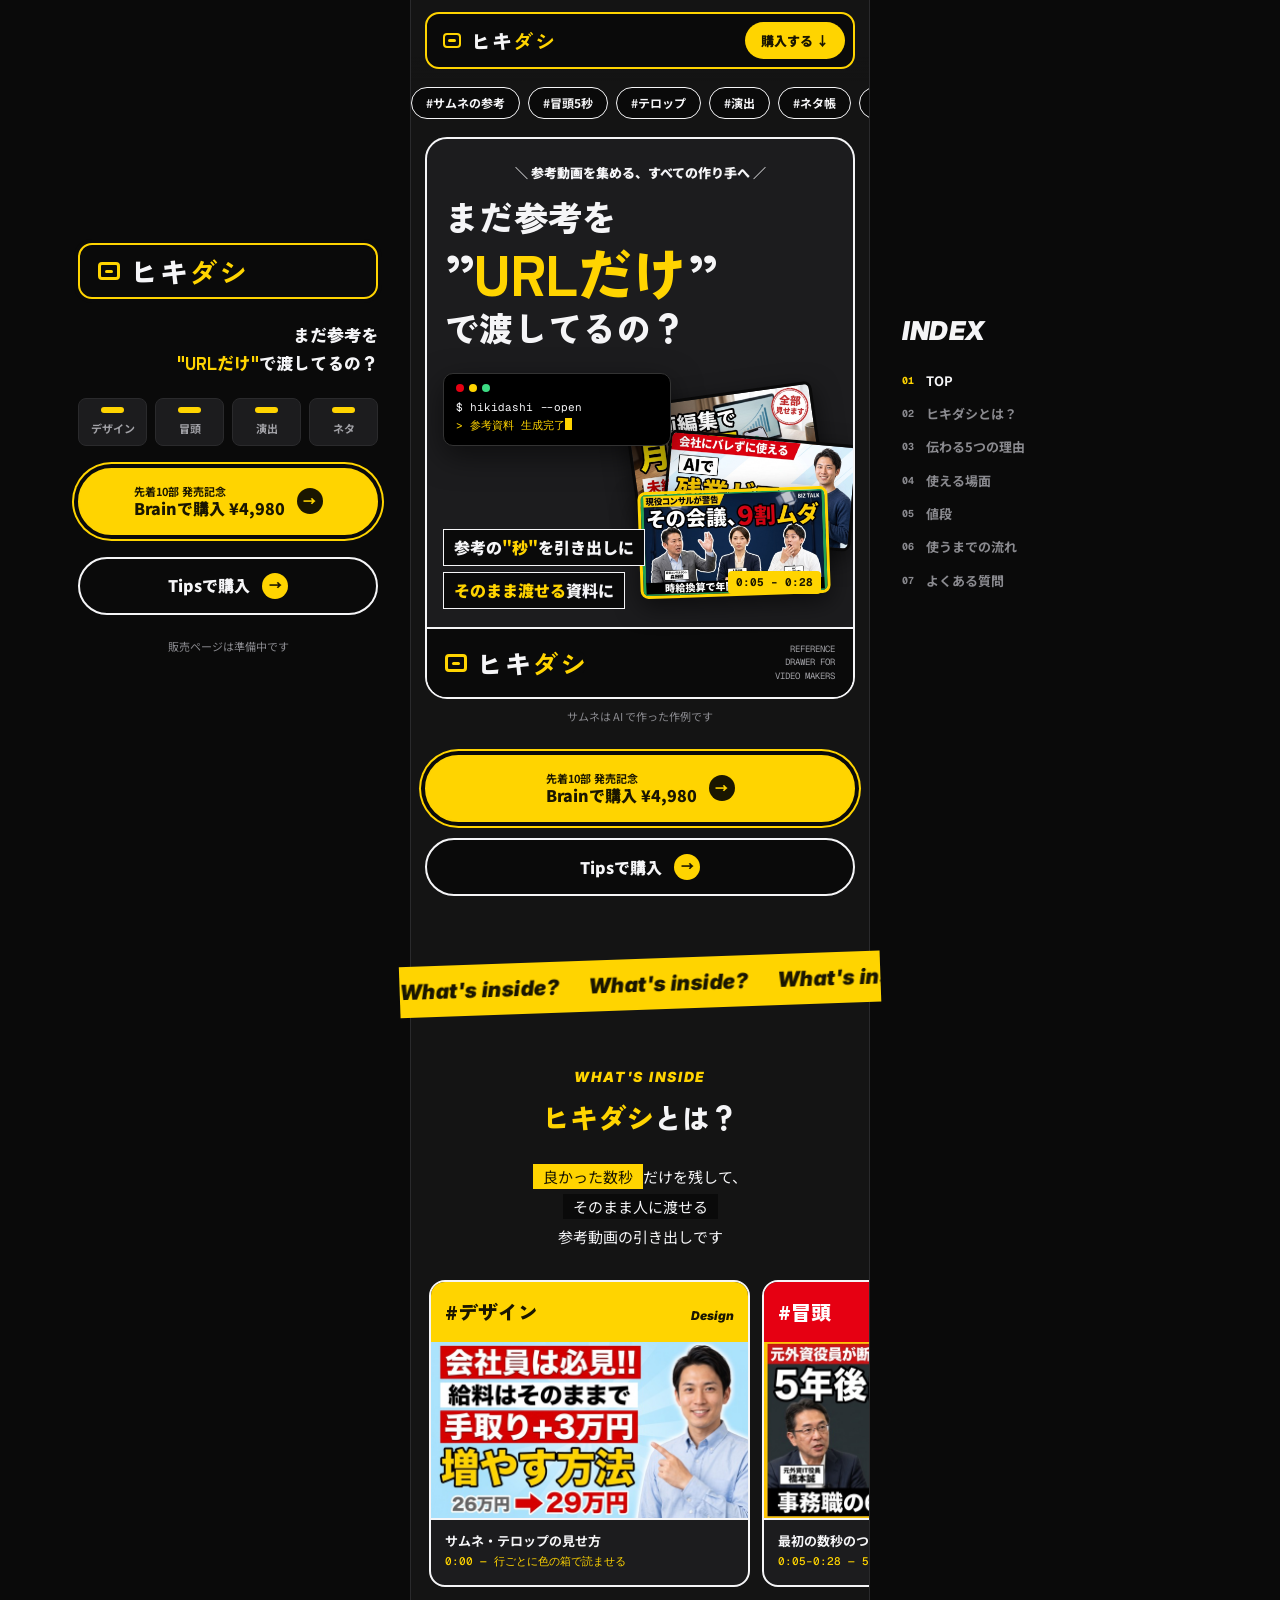
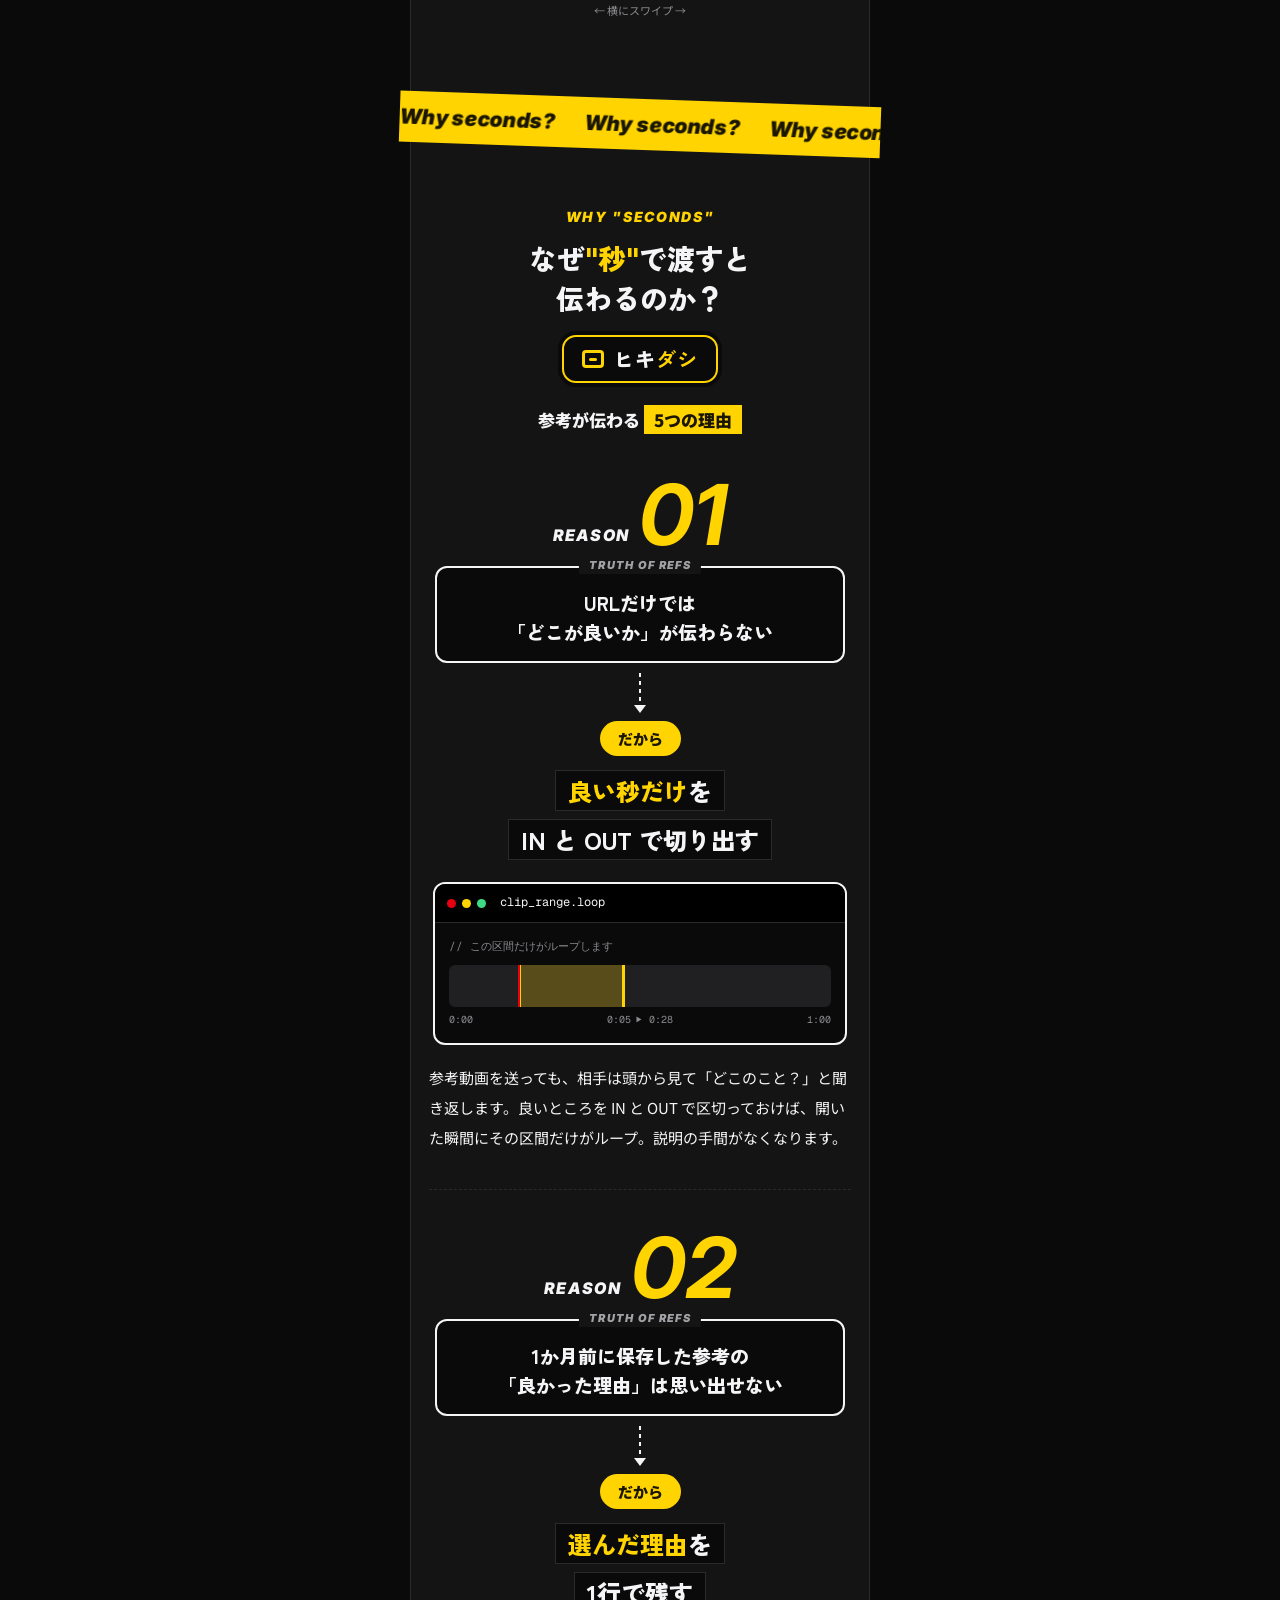
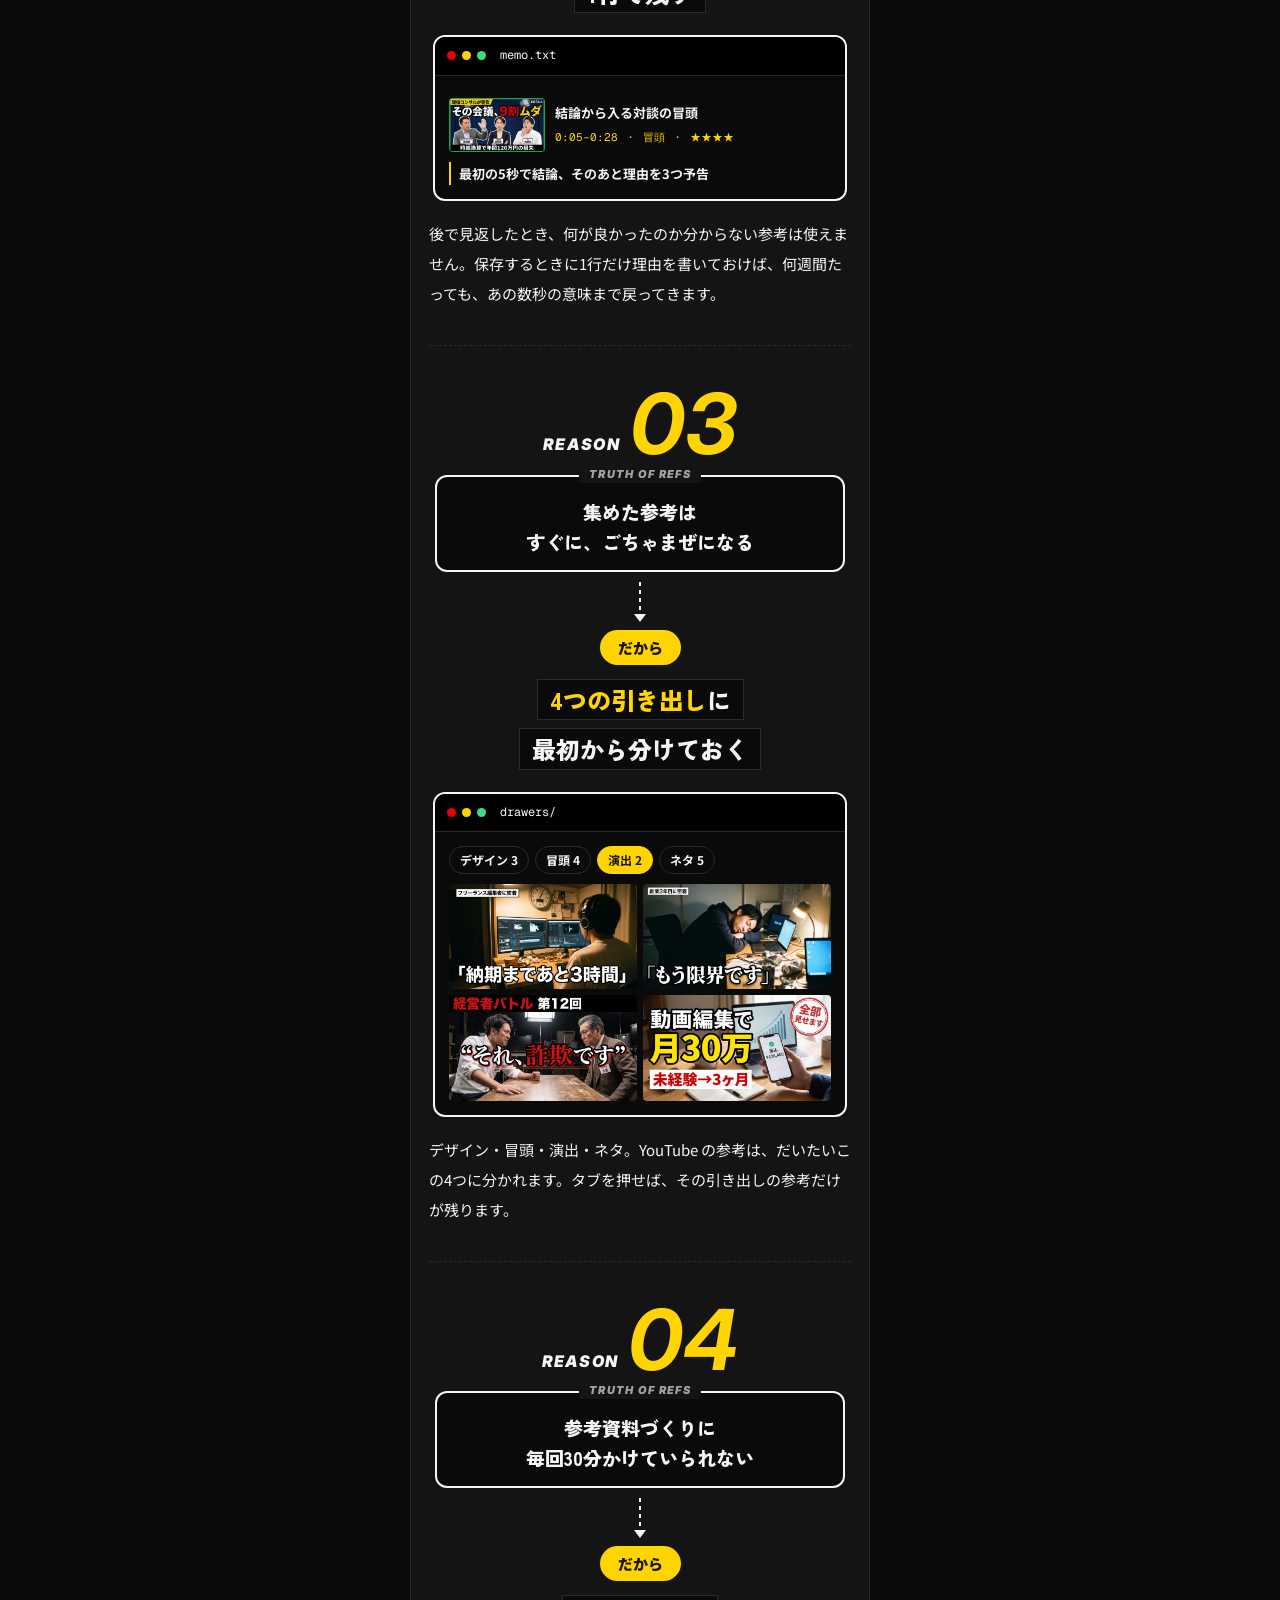
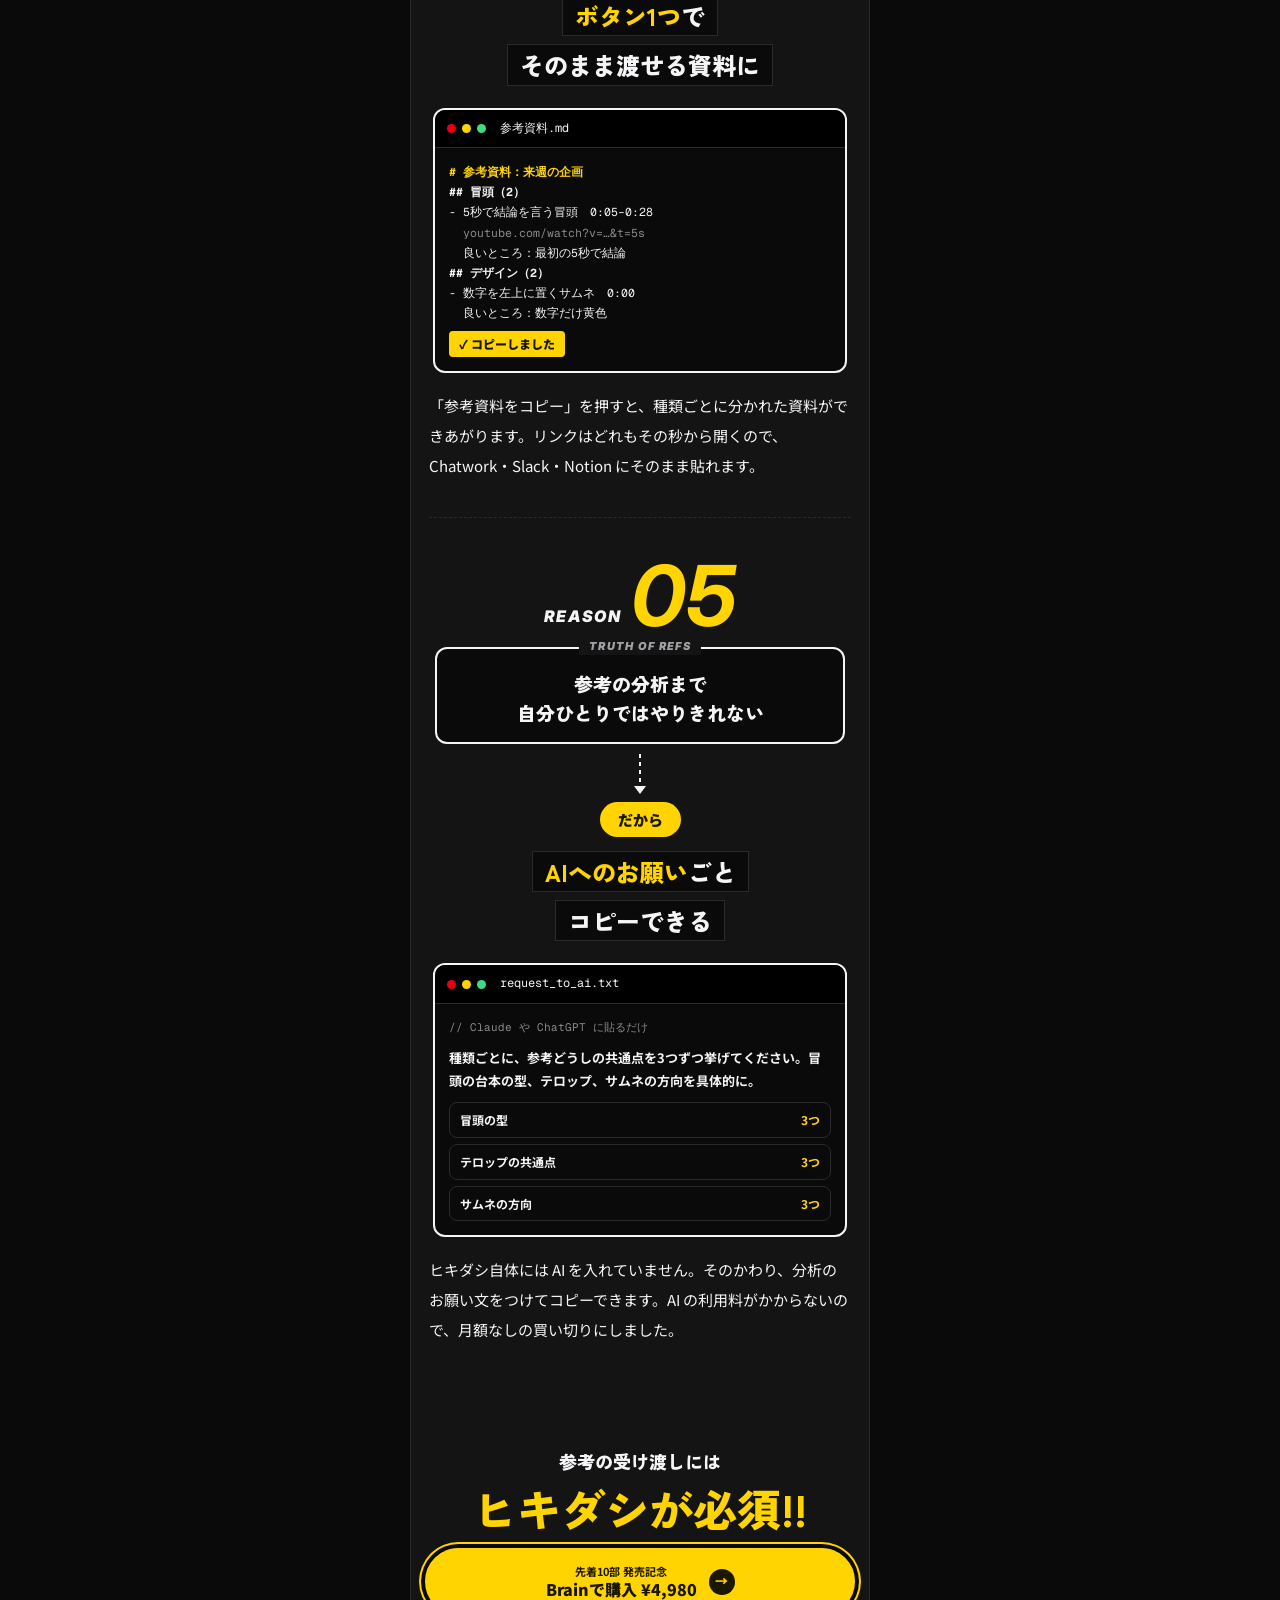
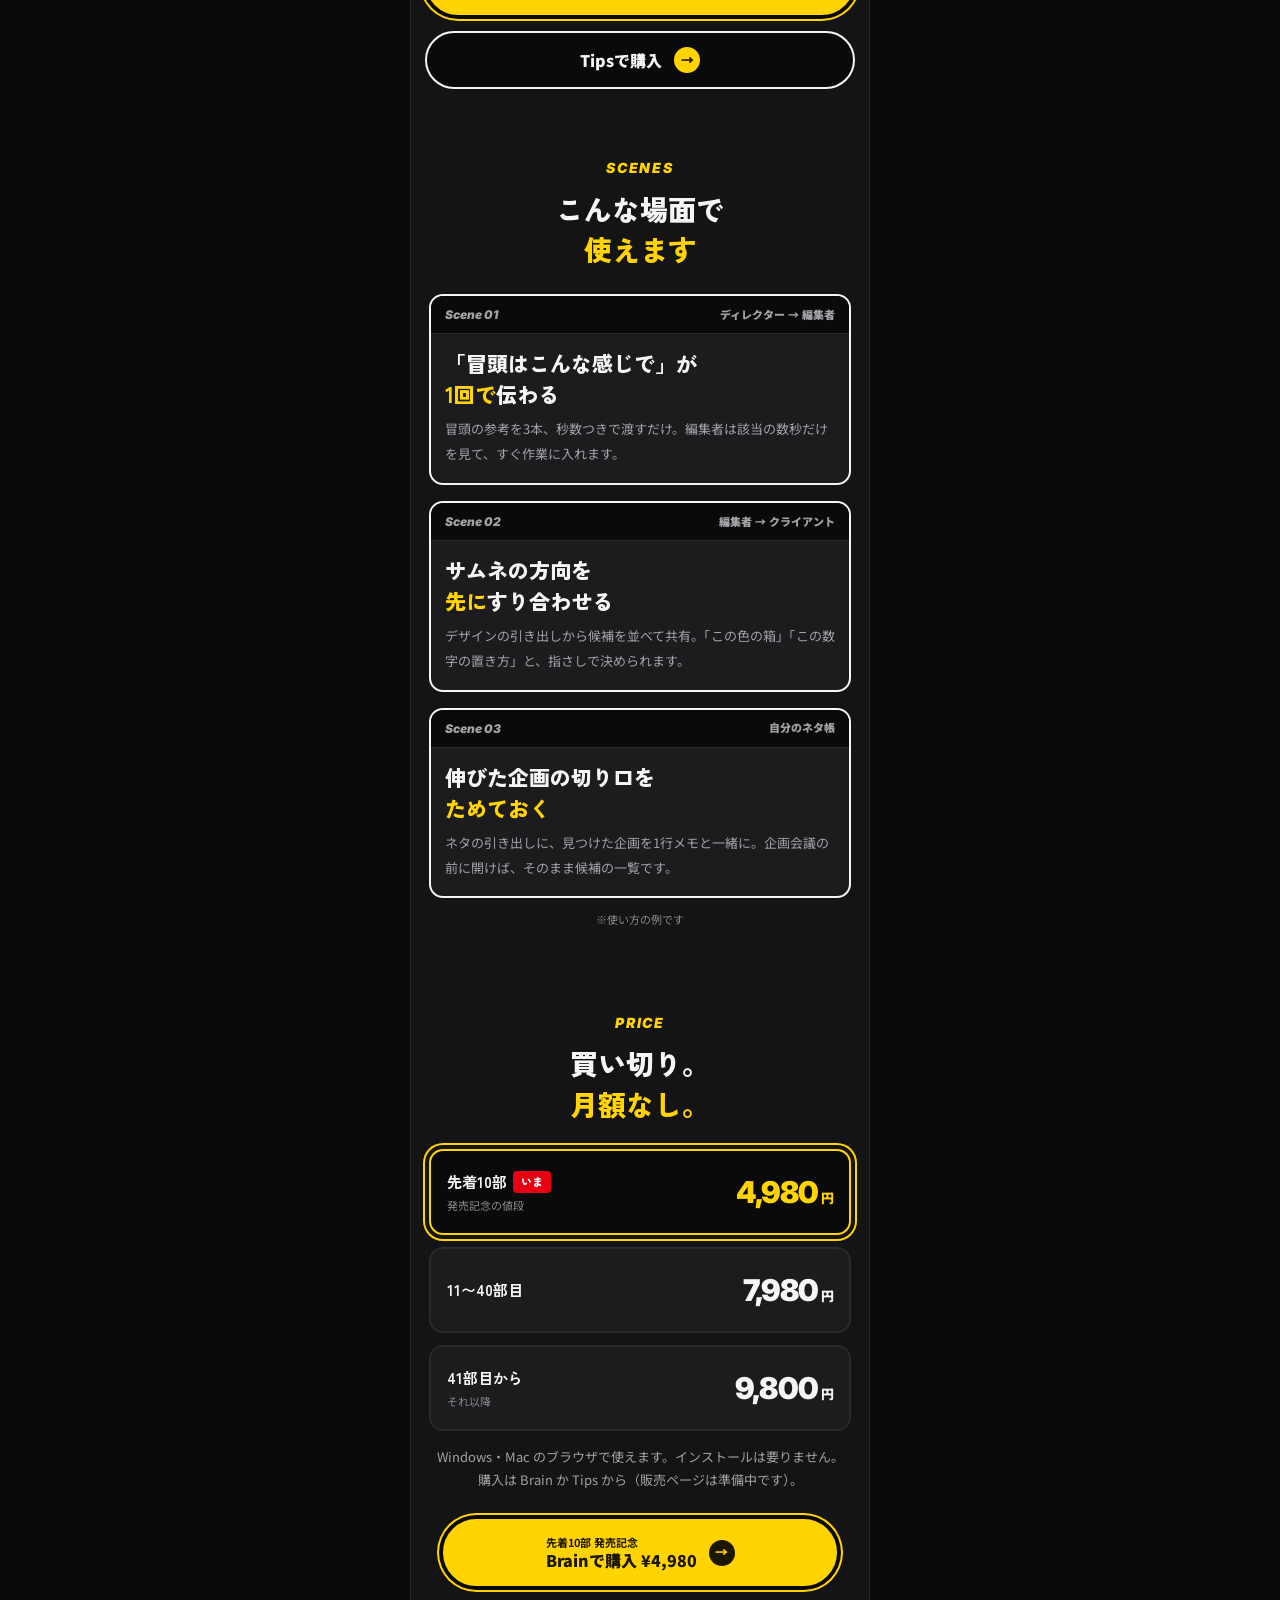
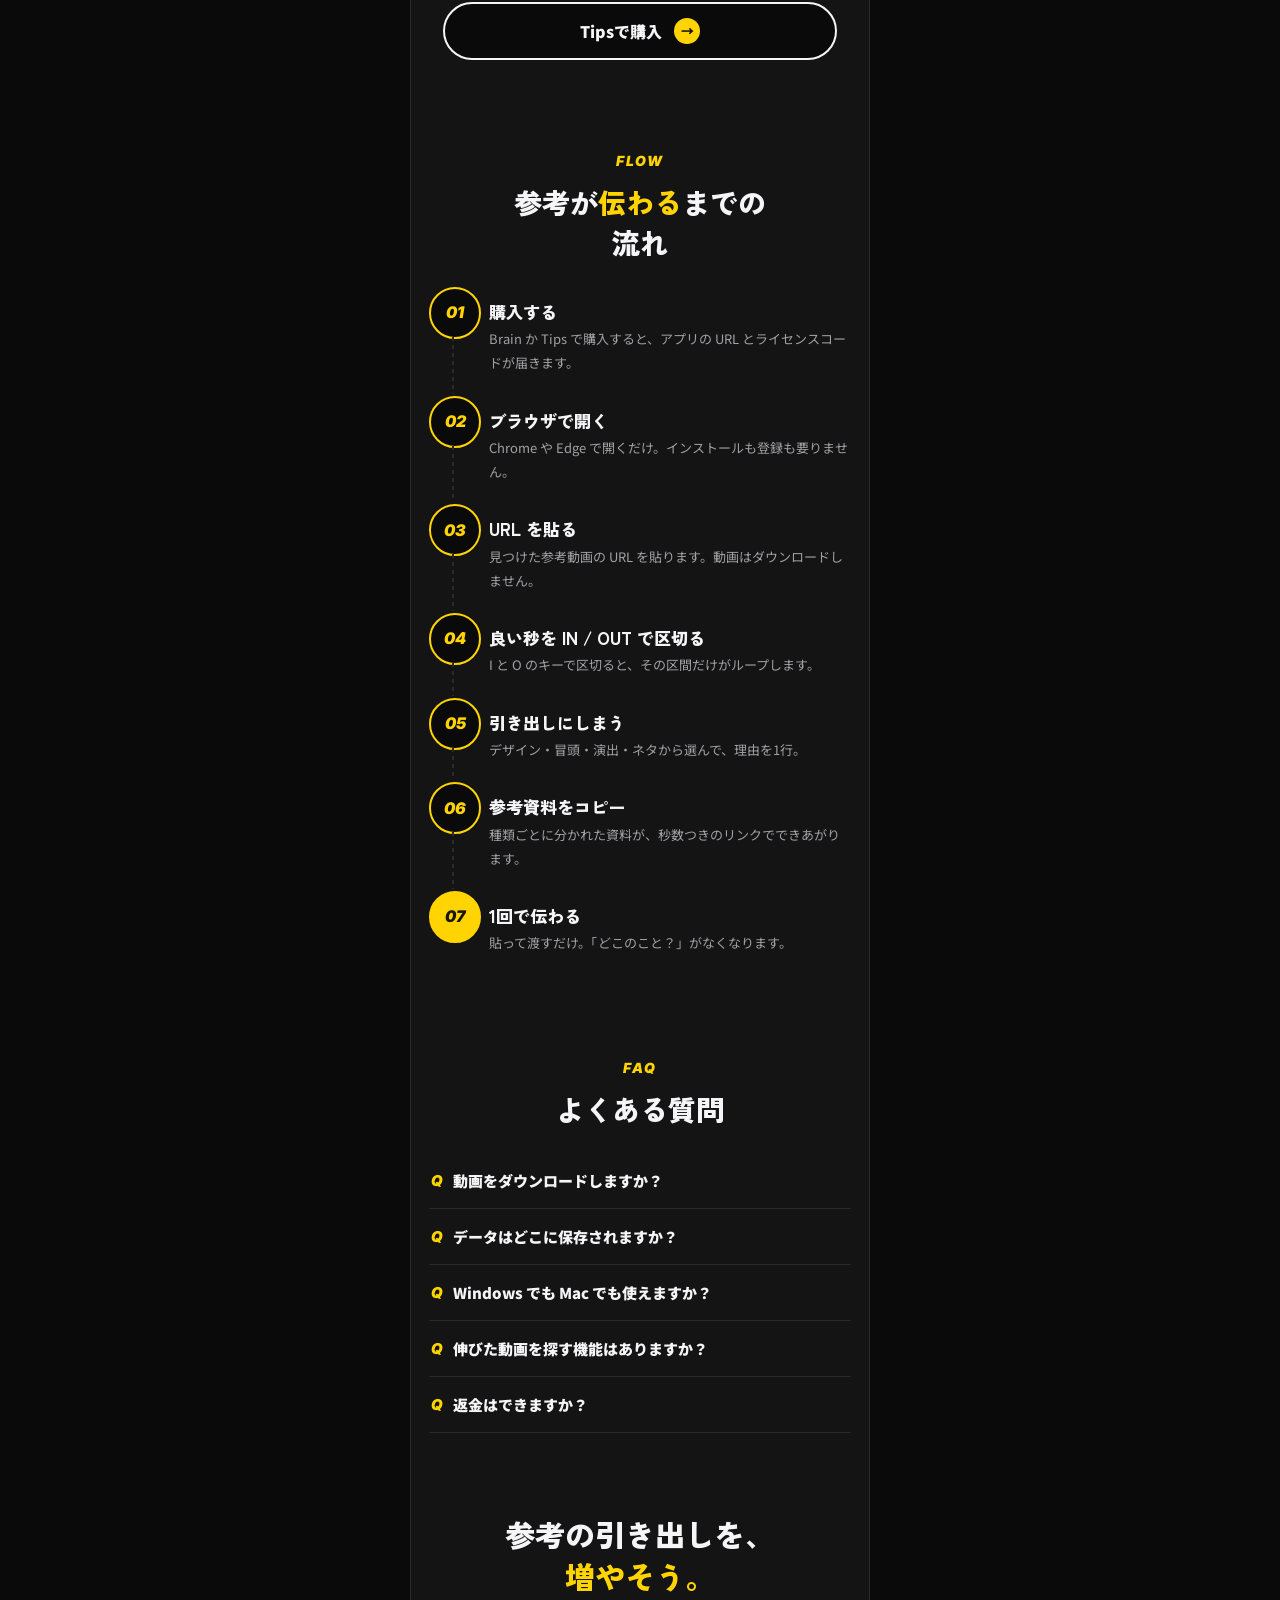
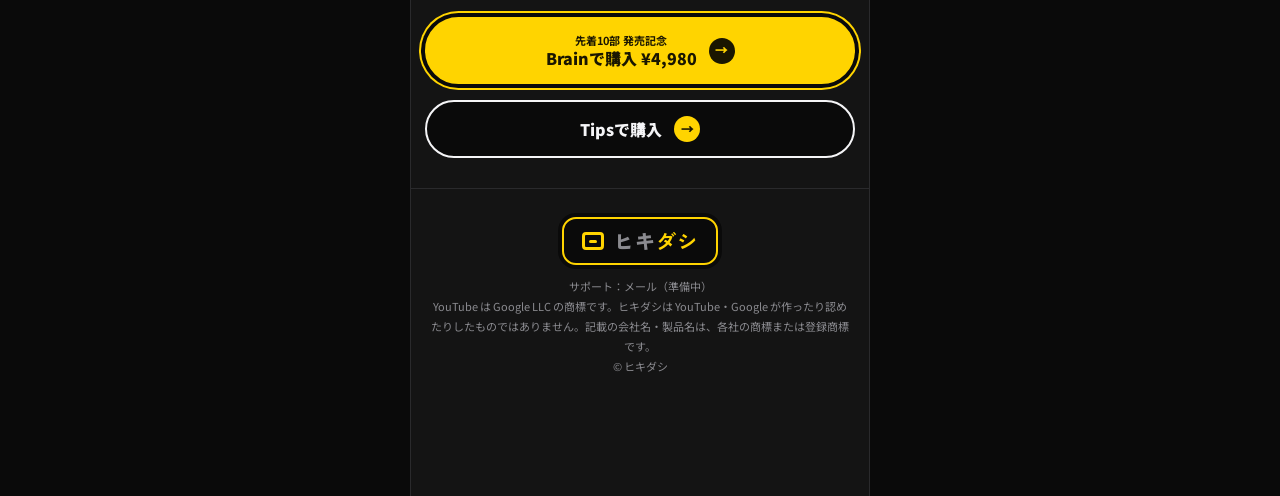
<file: b.html>
<!doctype html>
<html lang="ja">
<head>
<meta charset="utf-8">
<link rel="icon" href="assets/favicon.svg" type="image/svg+xml">
<meta name="viewport" content="width=device-width,initial-scale=1">
<meta name="robots" content="noindex">
<title>ヒキダシ — 参考は、秒で渡す。（案B）</title>
<link rel="preconnect" href="https://fonts.googleapis.com">
<link rel="preconnect" href="https://fonts.gstatic.com" crossorigin>
<link href="https://fonts.googleapis.com/css2?family=Inter:ital,wght@0,800;0,900;1,800;1,900&family=Geist+Mono:wght@500;700&family=Noto+Sans+JP:wght@500;700;900&family=Zen+Kaku+Gothic+New:wght@700;900&display=swap" rel="stylesheet">
<style>
:root{
  --ink:#0A0A0A; --plane:#141414; --plane-2:#1C1C1E; --line:#2A2A2C;
  --text:#F5F5F7; --text-2:#A1A1A6; --text-3:#8A8A8F;
  --yellow:#FFD400; --yellow-ink:#1A1600; --red:#E60012;
  --display:"Zen Kaku Gothic New","Hiragino Sans",sans-serif;
  --body:"Noto Sans JP","Hiragino Sans",sans-serif;
  --mono:"Geist Mono",ui-monospace,monospace;
  --latin:Inter,"Noto Sans JP",sans-serif;
  --ease:cubic-bezier(.16,1,.3,1);
  --grid:linear-gradient(rgba(255,255,255,.045) 1px,transparent 1px) 0 0/24px 24px,
         linear-gradient(90deg,rgba(255,255,255,.045) 1px,transparent 1px) 0 0/24px 24px;
}
*{box-sizing:border-box;margin:0;padding:0}
html{scroll-behavior:smooth}
body{background:var(--ink);background-image:var(--grid);color:var(--text);font-family:var(--body);line-height:1.8;-webkit-font-smoothing:antialiased}
img{display:block;max-width:100%}
a{color:inherit}
em{font-style:normal}

/* ---------- 3 columns ---------- */
.shell{display:grid;grid-template-columns:1fr minmax(0,460px) 1fr;min-height:100vh}
.side{position:sticky;top:0;height:100vh;display:flex;flex-direction:column;justify-content:center;padding:32px}
.side-l{align-items:flex-end}
.side-l .inner{width:min(300px,100%);display:grid;gap:22px}
.side-r{align-items:flex-start}
.col{background:var(--plane);background-image:var(--grid);border-left:1px solid var(--line);border-right:1px solid var(--line);min-width:0}

.logo{display:inline-flex;align-items:center;gap:10px;background:var(--ink);border:2px solid var(--yellow);border-radius:14px;padding:12px 18px;font-family:var(--display);font-weight:900;font-size:28px;letter-spacing:.06em;line-height:1;box-shadow:0 0 0 4px var(--ink)}
.logo i{display:inline-block;width:22px;height:18px;border:3px solid var(--yellow);border-radius:4px;position:relative}
.logo i::after{content:"";position:absolute;left:50%;top:5px;width:8px;height:3px;margin-left:-4px;background:var(--yellow);border-radius:2px}
.logo b{color:var(--yellow)}
.side-catch{font-family:var(--display);font-weight:900;font-size:17px;line-height:1.6;text-align:right}
.side-catch em{color:var(--yellow)}

.drawers{display:grid;grid-template-columns:repeat(4,1fr);gap:8px}
.drawer{background:var(--plane-2);border:1.5px solid var(--line);border-radius:8px;padding:8px 4px 6px;text-align:center;font-size:11px;font-weight:700;color:var(--text-2);animation:bob 3s ease-in-out infinite}
.drawer:nth-child(2){animation-delay:.4s}.drawer:nth-child(3){animation-delay:.8s}.drawer:nth-child(4){animation-delay:1.2s}
.drawer span{display:block;height:6px;width:40%;margin:0 auto 6px;border-radius:3px;background:var(--yellow)}
@keyframes bob{50%{transform:translateY(-4px)}}

.btn{display:flex;align-items:center;justify-content:center;gap:12px;width:100%;border-radius:999px;padding:14px 22px;font-weight:900;text-decoration:none;line-height:1.3;transition:transform .2s var(--ease)}
.btn:hover{transform:translateY(-2px)}
.btn small{display:block;font-size:11px;font-weight:700}
.btn-y{background:var(--yellow);color:var(--yellow-ink);border:2px solid var(--yellow);box-shadow:0 0 0 4px var(--ink),0 0 0 6px var(--yellow)}
.btn-d{background:var(--ink);color:var(--text);border:2px solid var(--text)}
.btn .arw{flex:none;width:26px;height:26px;border-radius:50%;background:var(--yellow-ink);color:var(--yellow);display:grid;place-items:center;font-size:13px}
.btn-d .arw{background:var(--yellow);color:var(--yellow-ink)}
.note{font-size:11px;color:var(--text-3);text-align:center}

.index h2{font-family:var(--latin);font-style:italic;font-weight:900;font-size:26px;letter-spacing:.02em;margin-bottom:14px}
.index ol{list-style:none;display:grid;gap:10px}
.index a{display:flex;gap:12px;text-decoration:none;font-size:13px;font-weight:700;color:var(--text-3);transition:color .2s}
.index a span{font-family:var(--mono);font-size:10px;padding-top:3px}
.index a.on{color:var(--text)}
.index a.on span{color:var(--yellow)}

/* ---------- center column ---------- */
.hdr{position:sticky;top:0;z-index:5;padding:12px 14px;background:linear-gradient(var(--plane) 70%,transparent)}
.hdr-in{display:flex;justify-content:space-between;align-items:center;background:var(--ink);border:2px solid var(--yellow);border-radius:14px;padding:8px 8px 8px 16px}
.hdr .logo{border:0;padding:0;font-size:20px;box-shadow:none}
.hdr .logo i{width:18px;height:15px;border-width:2.5px}
.hdr .logo i::after{top:4px}
.hdr a.buy{background:var(--yellow);color:var(--yellow-ink);font-weight:900;font-size:13px;text-decoration:none;border-radius:999px;padding:7px 16px}

.marquee{overflow:hidden;padding:6px 0 14px}
.marquee .track{display:flex;gap:8px;width:max-content;animation:marquee 40s linear infinite}
.marquee.rev .track{animation-direction:reverse}
.chip{white-space:nowrap;border:1.5px solid var(--text);border-radius:999px;padding:4px 14px;font-size:12px;font-weight:700;background:var(--ink)}
@keyframes marquee{to{transform:translateX(-50%)}}

.word-band{overflow:hidden;background:var(--yellow);color:var(--yellow-ink);padding:6px 0;margin:56px 0 0;transform:rotate(-2deg) scale(1.05)}
.word-band .track{display:flex;gap:28px;width:max-content;animation:marquee 26s linear infinite;font-family:var(--latin);font-style:italic;font-weight:900;font-size:20px}

section{padding:56px 18px 24px;scroll-margin-top:72px}
.eyebrow{display:block;text-align:center;font-family:var(--latin);font-style:italic;font-weight:900;font-size:14px;letter-spacing:.12em;color:var(--yellow)}
h2.h{font-family:var(--display);font-weight:900;font-size:28px;line-height:1.45;text-align:center;margin:8px 0 24px}
h2.h em{color:var(--yellow)}
.box{display:inline;background:var(--ink);color:var(--text);padding:2px 10px;box-decoration-break:clone;-webkit-box-decoration-break:clone;line-height:2}
.box.y{background:var(--yellow);color:var(--yellow-ink)}
.box.r{background:var(--red);color:#fff}
p.lead{font-size:15px;line-height:2;color:var(--text)}

/* FV */
.fv{padding:4px 14px 0}
.fv-card{position:relative;border:2px solid var(--text);border-radius:22px;background:var(--plane-2);background-image:var(--grid);padding:22px 18px 0;overflow:hidden}
.fv-pre{text-align:center;font-weight:900;font-size:13px}
.fv h1{font-family:var(--display);font-weight:900;font-size:34px;line-height:1.35;margin:10px 0 16px;letter-spacing:.01em}
.fv h1 .big{display:block;font-size:56px;line-height:1.15;color:var(--yellow);letter-spacing:-.01em}
.fv h1 .big q{quotes:"\201D" "\201D"}
.fv h1 .big q::before,.fv h1 .big q::after{color:var(--text)}
.fv-stage{position:relative;height:260px;margin:0 -18px}
.term{position:absolute;left:16px;top:6px;z-index:2;width:228px;background:#000;border:1.5px solid #333;border-radius:10px;padding:10px 12px;font-family:var(--mono);font-size:11px;line-height:1.7;box-shadow:0 10px 30px rgba(0,0,0,.5)}
.term .dots{display:flex;gap:5px;margin-bottom:6px}
.term .dots i{width:8px;height:8px;border-radius:50%;background:var(--red)}
.term .dots i:nth-child(2){background:var(--yellow)}.term .dots i:nth-child(3){background:#3DDC84}
.term .ok{color:var(--yellow)}
.cur{display:inline-block;width:7px;height:12px;background:var(--yellow);vertical-align:-1px;animation:blink 1s steps(1) infinite}
@keyframes blink{50%{opacity:0}}
.fan{position:absolute;right:-6px;bottom:44px;width:250px;height:190px}
.fan img{position:absolute;width:190px;aspect-ratio:16/9;object-fit:cover;border:3px solid var(--ink);border-radius:8px;box-shadow:0 8px 24px rgba(0,0,0,.55)}
.fan img:nth-child(1){right:40px;top:0;transform:rotate(-8deg)}
.fan img:nth-child(2){right:4px;top:44px;transform:rotate(5deg)}
.fan img:nth-child(3){right:30px;top:96px;transform:rotate(-2deg);border-color:var(--yellow);animation:float 4s ease-in-out infinite}
.fan .tc{position:absolute;right:38px;top:178px;z-index:3;background:var(--yellow);color:var(--yellow-ink);font-family:var(--mono);font-weight:700;font-size:11px;padding:2px 8px;border-radius:4px}
@keyframes float{50%{transform:rotate(-2deg) translateY(-6px)}}
.fv-tags{position:absolute;left:16px;bottom:18px;z-index:3;display:grid;gap:6px;font-weight:900;font-size:16px}
.fv-tags span{width:max-content;background:var(--ink);padding:3px 10px;border:1.5px solid var(--text)}
.fv-tags em{color:var(--yellow)}
.fv-foot{display:flex;justify-content:space-between;align-items:center;background:var(--ink);margin:0 -18px;padding:14px 18px;border-top:2px solid var(--text)}
.fv-foot .logo{border:0;padding:0;font-size:26px;box-shadow:none}
.fv-foot small{font-family:var(--mono);font-size:9px;line-height:1.5;text-align:right;color:var(--text-2)}
.cta{display:grid;gap:16px;padding:28px 14px 8px}

/* about cards */
.swipe{display:flex;gap:12px;overflow-x:auto;scroll-snap-type:x mandatory;padding:6px 18px 14px;margin:0 -18px;scrollbar-width:none}
.swipe::-webkit-scrollbar{display:none}
.kcard{flex:none;width:76%;scroll-snap-align:center;border:2px solid var(--text);border-radius:16px;overflow:hidden;background:var(--plane-2)}
.kcard header{padding:12px 14px;font-family:var(--display);font-weight:900;font-size:20px;background:var(--yellow);color:var(--yellow-ink);display:flex;justify-content:space-between;align-items:baseline}
.kcard header small{font-family:var(--latin);font-style:italic;font-size:12px}
.kcard:nth-child(2) header{background:var(--red);color:#fff}
.kcard:nth-child(3) header{background:var(--text);color:var(--ink)}
.kcard:nth-child(4) header{background:#3A3A3C;color:var(--text)}
.kcard img{aspect-ratio:16/9;object-fit:cover;width:100%;border-bottom:2px solid var(--text)}
.kcard p{padding:10px 14px 14px;font-size:13px;font-weight:700;line-height:1.7}
.kcard p span{display:block;font-family:var(--mono);font-size:11px;color:var(--yellow);font-weight:500}
.swipe-hint{text-align:center;font-size:11px;color:var(--text-3)}

/* promises */
.why-mark{display:flex;justify-content:center;margin:-8px 0 8px}
.why-mark .logo{font-size:20px}
.promise{padding:44px 0 36px;border-bottom:1px dashed var(--line)}
.promise:last-child{border-bottom:0}
.pnum{display:flex;align-items:flex-end;justify-content:center;gap:10px;font-family:var(--latin);font-style:italic;font-weight:900;line-height:.8}
.pnum small{font-size:16px;letter-spacing:.08em;padding-bottom:6px}
.pnum b{font-size:84px;color:var(--yellow);-webkit-text-stroke:0}
.habit{position:relative;margin:18px 6px 0;border:2px solid var(--text);border-radius:12px;background:var(--ink);padding:20px 14px 14px;text-align:center;font-family:var(--display);font-weight:900;font-size:19px;line-height:1.55}
.habit::before{content:"TRUTH OF REFS";position:absolute;left:50%;top:-11px;transform:translateX(-50%);background:var(--plane);padding:0 10px;font-family:var(--latin);font-style:italic;font-size:11px;letter-spacing:.12em;color:var(--text-2)}
.down{width:2px;height:40px;margin:10px auto 0;background:repeating-linear-gradient(var(--text) 0 4px,transparent 4px 8px);position:relative;animation:dash 1s linear infinite}
.down::after{content:"";position:absolute;left:-5px;bottom:-6px;border:6px solid transparent;border-top:8px solid var(--text)}
@keyframes dash{to{background-position:0 8px}}
.dakara{display:block;width:max-content;margin:8px auto 14px;background:var(--yellow);color:var(--yellow-ink);font-weight:900;font-size:15px;border-radius:999px;padding:4px 18px}
.answer{text-align:center;font-family:var(--display);font-weight:900;font-size:24px;line-height:1.3;display:grid;gap:8px;justify-items:center}
.answer span{background:var(--ink);padding:4px 12px;border:1.5px solid var(--line)}
.answer em{color:var(--yellow)}
.win{margin:22px 4px 18px;border:2px solid var(--text);border-radius:12px;overflow:hidden;background:var(--ink)}
.win-bar{display:flex;align-items:center;gap:6px;padding:8px 12px;background:#000;border-bottom:1.5px solid var(--line);font-family:var(--mono);font-size:12px}
.win-bar i{width:9px;height:9px;border-radius:50%;background:var(--red)}
.win-bar i:nth-child(2){background:var(--yellow)}.win-bar i:nth-child(3){background:#3DDC84;margin-right:8px}
.win-body{padding:14px;font-size:13px;background-image:var(--grid)}
.win-body .cm{font-family:var(--mono);color:var(--text-3);font-size:11px;margin-bottom:8px}
.win .done{margin-top:10px;text-align:center;font-weight:900;color:var(--yellow)}
.sm{font-size:11px;color:var(--text-3)}

/* window contents */
.tl{position:relative;height:42px;border-radius:6px;background:#202022;margin:8px 0 4px;overflow:hidden}
.tl .rng{position:absolute;left:18%;width:28%;top:0;bottom:0;background:rgba(255,212,0,.25);border-left:3px solid var(--yellow);border-right:3px solid var(--yellow)}
.tl .ph{position:absolute;top:0;bottom:0;width:2px;background:var(--red);left:18%;animation:play 2.8s linear infinite}
@keyframes play{to{left:46%}}
.tl-lbl{display:flex;justify-content:space-between;font-family:var(--mono);font-size:10px;color:var(--text-3)}
.memo{display:grid;grid-template-columns:96px 1fr;gap:10px;align-items:center;margin-top:8px}
.memo img{border-radius:4px;aspect-ratio:16/9;object-fit:cover}
.memo b{display:block;font-size:13px}
.memo code{font-family:var(--mono);font-size:11px;color:var(--yellow)}
.typing{border-left:2px solid var(--yellow);padding-left:8px;margin-top:10px;font-weight:700}
.dtabs{display:flex;flex-wrap:wrap;gap:6px;margin-bottom:10px}
.dtabs span{border:1.5px solid var(--line);border-radius:999px;padding:2px 10px;font-size:12px;font-weight:700}
.dtabs span.on{background:var(--yellow);border-color:var(--yellow);color:var(--yellow-ink)}
.dgrid{display:grid;grid-template-columns:1fr 1fr;gap:6px}
.dgrid img{border-radius:4px;aspect-ratio:16/9;object-fit:cover}
.md{font-family:var(--mono);font-size:11.5px;line-height:1.75;white-space:pre-wrap;word-break:break-all}
.md .h1{color:var(--yellow);font-weight:700}
.md .h2{color:var(--text);font-weight:700}
.md .u{color:var(--text-3)}
.copied{display:inline-block;margin-top:8px;background:var(--yellow);color:var(--yellow-ink);font-weight:900;font-size:12px;padding:2px 10px;border-radius:4px}
.ai{display:grid;gap:6px;margin-top:10px}
.ai span{border:1.5px solid var(--line);border-radius:8px;padding:6px 10px;font-size:12px;font-weight:700;display:flex;justify-content:space-between}
.ai span b{color:var(--yellow)}

.must{text-align:center;padding:40px 14px 10px}
.must p{font-family:var(--display);font-weight:900;font-size:18px}
.must strong{display:block;font-family:var(--display);font-weight:900;font-size:44px;line-height:1.2;color:var(--yellow);margin:4px 0 14px}

/* scenes */
.scenes{display:grid;gap:16px}
.scene{border:2px solid var(--text);border-radius:14px;background:var(--plane-2);overflow:hidden}
.scene .top{display:flex;justify-content:space-between;align-items:center;padding:8px 14px;background:var(--ink);border-bottom:1.5px solid var(--line);font-family:var(--latin);font-style:italic;font-weight:900;font-size:12px;color:var(--text-2)}
.scene .top span{font-family:var(--body);font-style:normal;font-size:11px}
.scene h3{padding:14px 14px 0;font-family:var(--display);font-weight:900;font-size:21px;line-height:1.45}
.scene h3 em{color:var(--yellow)}
.scene p{padding:8px 14px 16px;font-size:13px;color:var(--text-2);line-height:1.9}

/* price */
.tiers{display:grid;gap:12px}
.tier{display:flex;justify-content:space-between;align-items:center;border:2px solid var(--line);border-radius:14px;padding:14px 16px;background:var(--plane-2)}
.tier.now{border-color:var(--yellow);background:var(--ink);box-shadow:0 0 0 4px var(--plane),0 0 0 6px var(--yellow)}
.tier b{font-family:var(--display);font-size:15px}
.tier small{display:block;font-size:11px;color:var(--text-3)}
.tier .yen{font-family:var(--latin);font-weight:900;font-size:30px;letter-spacing:-.02em}
.tier.now .yen{color:var(--yellow)}
.tier .yen span{font-family:var(--body);font-size:13px;margin-left:2px}
.badge{display:inline-block;background:var(--red);color:#fff;font-size:11px;font-weight:900;padding:1px 8px;border-radius:4px;margin-left:6px;vertical-align:2px}
.price-note{margin-top:14px;font-size:13px;color:var(--text-2);text-align:center}

/* flow */
.flow{list-style:none;counter-reset:f;display:grid;gap:0}
.flow li{position:relative;display:grid;grid-template-columns:48px 1fr;gap:12px;padding-bottom:20px}
.flow li::before{counter-increment:f;content:counter(f,decimal-leading-zero);display:grid;place-items:center;width:48px;height:48px;border-radius:50%;background:var(--ink);border:2px solid var(--yellow);font-family:var(--latin);font-style:italic;font-weight:900;font-size:16px;color:var(--yellow)}
.flow li::after{content:"";position:absolute;left:23px;top:50px;bottom:2px;width:2px;background:repeating-linear-gradient(var(--line) 0 4px,transparent 4px 8px)}
.flow li:last-child::after{display:none}
.flow li:last-child::before{background:var(--yellow);color:var(--yellow-ink)}
.flow b{display:block;font-family:var(--display);font-weight:900;font-size:17px;padding-top:10px}
.flow p{font-size:13px;color:var(--text-2);line-height:1.85}

/* faq */
details{border-bottom:1px solid var(--line);padding:14px 2px}
summary{list-style:none;cursor:pointer;font-weight:900;font-size:15px;display:flex;gap:10px}
summary::-webkit-details-marker{display:none}
summary::before{content:"Q";font-family:var(--latin);font-style:italic;color:var(--yellow)}
details p{margin-top:8px;padding-left:22px;font-size:13px;color:var(--text-2)}

.last{text-align:center;padding:56px 14px 30px}
.last h2{font-family:var(--display);font-weight:900;font-size:30px;line-height:1.4;margin-bottom:20px}
.last h2 em{color:var(--yellow)}
footer{padding:28px 18px 120px;text-align:center;font-size:11px;color:var(--text-3);border-top:1px solid var(--line)}
footer .logo{font-size:20px;margin-bottom:12px}

.mbar{display:none}

/* reveal */
.js .rv{opacity:0;transform:translateY(18px);transition:opacity .7s var(--ease),transform .7s var(--ease)}
.js .rv.in{opacity:1;transform:none}

@media (max-width:1000px){
  .shell{grid-template-columns:minmax(0,1fr) minmax(0,460px) minmax(0,1fr)}
  .side-r{display:none}
  .shell{grid-template-columns:minmax(0,1fr) minmax(0,460px)}
}
@media (max-width:760px){
  .shell{display:block}
  .side{display:none}
  .col{border:0}
  .mbar{display:flex;position:fixed;left:0;right:0;bottom:0;z-index:9;gap:8px;padding:10px 12px calc(10px + env(safe-area-inset-bottom));background:linear-gradient(transparent,var(--ink) 30%)}
  .mbar .btn{width:auto;flex:1 1 0;min-width:0;padding:12px 14px;font-size:14px;box-shadow:none}
}
@media (prefers-reduced-motion:reduce){
  *,*::before,*::after{animation:none!important;transition:none!important}
  .js .rv{opacity:1;transform:none}
}
</style>
</head>
<body>
<div class="shell">

  <!-- left: fixed brand + CTA -->
  <aside class="side side-l" aria-label="購入">
    <div class="inner">
      <div class="logo"><i></i><span>ヒキ<b>ダシ</b></span></div>
      <p class="side-catch">まだ参考を<br><em>"URLだけ"</em>で渡してるの？</p>
      <div class="drawers" aria-hidden="true">
        <div class="drawer"><span></span>デザイン</div>
        <div class="drawer"><span></span>冒頭</div>
        <div class="drawer"><span></span>演出</div>
        <div class="drawer"><span></span>ネタ</div>
      </div>
      <a class="btn btn-y" href="#price"><span><small>先着10部 発売記念</small>Brainで購入 ¥4,980</span><span class="arw">→</span></a>
      <a class="btn btn-d" href="#price"><span>Tipsで購入</span><span class="arw">→</span></a>
      <p class="note">販売ページは準備中です</p>
    </div>
  </aside>

  <!-- center: the LP -->
  <main class="col">
    <div class="hdr"><div class="hdr-in">
      <div class="logo"><i></i><span>ヒキ<b>ダシ</b></span></div>
      <a class="buy" href="#price">購入する ↓</a>
    </div></div>

    <div class="marquee" aria-hidden="true"><div class="track" id="tags"></div></div>

    <div class="fv" id="top">
      <div class="fv-card">
        <p class="fv-pre">＼ 参考動画を集める、すべての作り手へ ／</p>
        <h1>まだ参考を<span class="big"><q>URLだけ</q></span>で渡してるの？</h1>
        <div class="fv-stage">
          <div class="term" aria-hidden="true">
            <div class="dots"><i></i><i></i><i></i></div>
            <div>$ hikidashi --open</div>
            <div id="tline">引き出しを開いています...<span class="cur"></span></div>
          </div>
          <div class="fan" aria-hidden="true">
            <img src="assets/thumbs/t04.jpg" alt="">
            <img src="assets/thumbs/t07.jpg" alt="">
            <img src="assets/thumbs/t00.jpg" alt="">
            <span class="tc">0:05 – 0:28</span>
          </div>
          <div class="fv-tags">
            <span>参考の<em>"秒"</em>を引き出しに</span>
            <span><em>そのまま渡せる</em>資料に</span>
          </div>
        </div>
        <div class="fv-foot">
          <div class="logo"><i></i><span>ヒキ<b>ダシ</b></span></div>
          <small>REFERENCE<br>DRAWER FOR<br>VIDEO MAKERS</small>
        </div>
      </div>
      <p class="sm" style="text-align:center;margin-top:8px">サムネは AI で作った作例です</p>
    </div>

    <div class="cta">
      <a class="btn btn-y" href="#price"><span><small>先着10部 発売記念</small>Brainで購入 ¥4,980</span><span class="arw">→</span></a>
      <a class="btn btn-d" href="#price"><span>Tipsで購入</span><span class="arw">→</span></a>
    </div>

    <div class="word-band" aria-hidden="true"><div class="track" id="band1"></div></div>

    <!-- 02 about -->
    <section id="about">
      <span class="eyebrow rv">WHAT'S INSIDE</span>
      <h2 class="h rv"><em>ヒキダシ</em>とは？</h2>
      <p class="lead rv" style="text-align:center;margin-bottom:22px"><span class="box y">良かった数秒</span>だけを残して、<br><span class="box">そのまま人に渡せる</span><br>参考動画の引き出しです</p>
      <div class="swipe" id="swipe">
        <article class="kcard"><header>#デザイン<small>Design</small></header><img src="assets/thumbs/t01.jpg" alt="" loading="lazy"><p>サムネ・テロップの見せ方<span>0:00 — 行ごとに色の箱で読ませる</span></p></article>
        <article class="kcard"><header>#冒頭<small>Hook</small></header><img src="assets/thumbs/t05.jpg" alt="" loading="lazy"><p>最初の数秒のつかみ<span>0:05–0:28 — 5秒で結論を言う</span></p></article>
        <article class="kcard"><header>#演出<small>Direction</small></header><img src="assets/thumbs/t08.jpg" alt="" loading="lazy"><p>カット・間・効果音<span>2:40–3:05 — セリフ1つで引き込む</span></p></article>
        <article class="kcard"><header>#ネタ<small>Topic</small></header><img src="assets/thumbs/t09.jpg" alt="" loading="lazy"><p>企画・切り口のストック<span>0:00–0:15 — 対立で引く企画</span></p></article>
      </div>
      <p class="swipe-hint">← 横にスワイプ →</p>
    </section>

    <div class="word-band" aria-hidden="true" style="transform:rotate(2deg) scale(1.05)"><div class="track" id="band2"></div></div>

    <!-- 03 promises -->
    <section id="why">
      <span class="eyebrow rv">WHY "SECONDS"</span>
      <h2 class="h rv">なぜ<em>"秒"</em>で渡すと<br>伝わるのか？</h2>
      <div class="why-mark rv"><div class="logo"><i></i><span>ヒキ<b>ダシ</b></span></div></div>
      <p class="rv" style="text-align:center;font-weight:900;font-size:17px;margin-top:20px">参考が伝わる <span class="box y">5つの理由</span></p>

      <div class="promise">
        <div class="pnum rv"><small>REASON</small><b>01</b></div>
        <p class="habit rv">URLだけでは<br>「どこが良いか」が伝わらない</p>
        <div class="down"></div><span class="dakara">だから</span>
        <div class="answer rv"><span><em>良い秒だけ</em>を</span><span>IN と OUT で切り出す</span></div>
        <div class="win rv"><div class="win-bar"><i></i><i></i><i></i>clip_range.loop</div><div class="win-body">
          <div class="cm">// この区間だけがループします</div>
          <div class="tl"><div class="rng"></div><div class="ph"></div></div>
          <div class="tl-lbl"><span>0:00</span><span>0:05 ▶ 0:28</span><span>1:00</span></div>
        </div></div>
        <p class="lead rv">参考動画を送っても、相手は頭から見て「どこのこと？」と聞き返します。良いところを IN と OUT で区切っておけば、開いた瞬間にその区間だけがループ。説明の手間がなくなります。</p>
      </div>

      <div class="promise">
        <div class="pnum rv"><small>REASON</small><b>02</b></div>
        <p class="habit rv">1か月前に保存した参考の<br>「良かった理由」は思い出せない</p>
        <div class="down"></div><span class="dakara">だから</span>
        <div class="answer rv"><span><em>選んだ理由</em>を</span><span>1行で残す</span></div>
        <div class="win rv"><div class="win-bar"><i></i><i></i><i></i>memo.txt</div><div class="win-body">
          <div class="memo"><img src="assets/thumbs/t00.jpg" alt="" loading="lazy"><div><b>結論から入る対談の冒頭</b><code>0:05–0:28 ・ 冒頭 ・ ★★★★</code></div></div>
          <p class="typing" id="typing">最初の5秒で結論、そのあと理由を3つ予告</p>
        </div></div>
        <p class="lead rv">後で見返したとき、何が良かったのか分からない参考は使えません。保存するときに1行だけ理由を書いておけば、何週間たっても、あの数秒の意味まで戻ってきます。</p>
      </div>

      <div class="promise">
        <div class="pnum rv"><small>REASON</small><b>03</b></div>
        <p class="habit rv">集めた参考は<br>すぐに、ごちゃまぜになる</p>
        <div class="down"></div><span class="dakara">だから</span>
        <div class="answer rv"><span><em>4つの引き出し</em>に</span><span>最初から分けておく</span></div>
        <div class="win rv"><div class="win-bar"><i></i><i></i><i></i>drawers/</div><div class="win-body">
          <div class="dtabs" id="dtabs"><span class="on">デザイン 3</span><span>冒頭 4</span><span>演出 2</span><span>ネタ 5</span></div>
          <div class="dgrid" id="dgrid"><img src="assets/thumbs/t01.jpg" alt="" loading="lazy"><img src="assets/thumbs/t06.jpg" alt="" loading="lazy"><img src="assets/thumbs/t10.jpg" alt="" loading="lazy"><img src="assets/thumbs/t11.jpg" alt="" loading="lazy"></div>
        </div></div>
        <p class="lead rv">デザイン・冒頭・演出・ネタ。YouTube の参考は、だいたいこの4つに分かれます。タブを押せば、その引き出しの参考だけが残ります。</p>
      </div>

      <div class="promise">
        <div class="pnum rv"><small>REASON</small><b>04</b></div>
        <p class="habit rv">参考資料づくりに<br>毎回30分かけていられない</p>
        <div class="down"></div><span class="dakara">だから</span>
        <div class="answer rv"><span><em>ボタン1つ</em>で</span><span>そのまま渡せる資料に</span></div>
        <div class="win rv"><div class="win-bar"><i></i><i></i><i></i>参考資料.md</div><div class="win-body">
<div class="md"><span class="h1"># 参考資料：来週の企画</span>
<span class="h2">## 冒頭（2）</span>
- 5秒で結論を言う冒頭　0:05–0:28
  <span class="u">youtube.com/watch?v=…&amp;t=5s</span>
  良いところ：最初の5秒で結論
<span class="h2">## デザイン（2）</span>
- 数字を左上に置くサムネ　0:00
  良いところ：数字だけ黄色</div>
          <span class="copied">✓ コピーしました</span>
        </div></div>
        <p class="lead rv">「参考資料をコピー」を押すと、種類ごとに分かれた資料ができあがります。リンクはどれもその秒から開くので、Chatwork・Slack・Notion にそのまま貼れます。</p>
      </div>

      <div class="promise">
        <div class="pnum rv"><small>REASON</small><b>05</b></div>
        <p class="habit rv">参考の分析まで<br>自分ひとりではやりきれない</p>
        <div class="down"></div><span class="dakara">だから</span>
        <div class="answer rv"><span><em>AIへのお願い</em>ごと</span><span>コピーできる</span></div>
        <div class="win rv"><div class="win-bar"><i></i><i></i><i></i>request_to_ai.txt</div><div class="win-body">
          <div class="cm">// Claude や ChatGPT に貼るだけ</div>
          <p style="font-size:13px;font-weight:700">種類ごとに、参考どうしの共通点を3つずつ挙げてください。冒頭の台本の型、テロップ、サムネの方向を具体的に。</p>
          <div class="ai"><span>冒頭の型<b>3つ</b></span><span>テロップの共通点<b>3つ</b></span><span>サムネの方向<b>3つ</b></span></div>
        </div></div>
        <p class="lead rv">ヒキダシ自体には AI を入れていません。そのかわり、分析のお願い文をつけてコピーできます。AI の利用料がかからないので、月額なしの買い切りにしました。</p>
      </div>
    </section>

    <div class="must">
      <p class="rv">参考の受け渡しには</p>
      <strong class="rv">ヒキダシが必須!!</strong>
      <div class="cta" style="padding:0">
        <a class="btn btn-y" href="#price"><span><small>先着10部 発売記念</small>Brainで購入 ¥4,980</span><span class="arw">→</span></a>
        <a class="btn btn-d" href="#price"><span>Tipsで購入</span><span class="arw">→</span></a>
      </div>
    </div>

    <!-- 04 scenes -->
    <section id="scenes">
      <span class="eyebrow rv">SCENES</span>
      <h2 class="h rv">こんな場面で<br><em>使えます</em></h2>
      <div class="scenes">
        <article class="scene rv"><div class="top">Scene 01<span>ディレクター → 編集者</span></div><h3>「冒頭はこんな感じで」が<br><em>1回で</em>伝わる</h3><p>冒頭の参考を3本、秒数つきで渡すだけ。編集者は該当の数秒だけを見て、すぐ作業に入れます。</p></article>
        <article class="scene rv"><div class="top">Scene 02<span>編集者 → クライアント</span></div><h3>サムネの方向を<br><em>先に</em>すり合わせる</h3><p>デザインの引き出しから候補を並べて共有。「この色の箱」「この数字の置き方」と、指さしで決められます。</p></article>
        <article class="scene rv"><div class="top">Scene 03<span>自分のネタ帳</span></div><h3>伸びた企画の切り口を<br><em>ためておく</em></h3><p>ネタの引き出しに、見つけた企画を1行メモと一緒に。企画会議の前に開けば、そのまま候補の一覧です。</p></article>
      </div>
      <p class="sm" style="margin-top:12px;text-align:center">※使い方の例です</p>
    </section>

    <!-- 05 price -->
    <section id="price">
      <span class="eyebrow rv">PRICE</span>
      <h2 class="h rv">買い切り。<br><em>月額なし。</em></h2>
      <div class="tiers">
        <div class="tier now rv"><div><b>先着10部<span class="badge">いま</span></b><small>発売記念の値段</small></div><div class="yen">4,980<span>円</span></div></div>
        <div class="tier rv"><div><b>11〜40部目</b></div><div class="yen">7,980<span>円</span></div></div>
        <div class="tier rv"><div><b>41部目から</b><small>それ以降</small></div><div class="yen">9,800<span>円</span></div></div>
      </div>
      <p class="price-note">Windows・Mac のブラウザで使えます。インストールは要りません。<br>購入は Brain か Tips から（販売ページは準備中です）。</p>
      <div class="cta">
        <a class="btn btn-y" href="#price"><span><small>先着10部 発売記念</small>Brainで購入 ¥4,980</span><span class="arw">→</span></a>
        <a class="btn btn-d" href="#price"><span>Tipsで購入</span><span class="arw">→</span></a>
      </div>
    </section>

    <!-- 06 flow -->
    <section id="flow">
      <span class="eyebrow rv">FLOW</span>
      <h2 class="h rv">参考が<em>伝わる</em>までの<br>流れ</h2>
      <ol class="flow">
        <li class="rv"><div><b>購入する</b><p>Brain か Tips で購入すると、アプリの URL とライセンスコードが届きます。</p></div></li>
        <li class="rv"><div><b>ブラウザで開く</b><p>Chrome や Edge で開くだけ。インストールも登録も要りません。</p></div></li>
        <li class="rv"><div><b>URL を貼る</b><p>見つけた参考動画の URL を貼ります。動画はダウンロードしません。</p></div></li>
        <li class="rv"><div><b>良い秒を IN / OUT で区切る</b><p>I と O のキーで区切ると、その区間だけがループします。</p></div></li>
        <li class="rv"><div><b>引き出しにしまう</b><p>デザイン・冒頭・演出・ネタから選んで、理由を1行。</p></div></li>
        <li class="rv"><div><b>参考資料をコピー</b><p>種類ごとに分かれた資料が、秒数つきのリンクでできあがります。</p></div></li>
        <li class="rv"><div><b>1回で伝わる</b><p>貼って渡すだけ。「どこのこと？」がなくなります。</p></div></li>
      </ol>
    </section>

    <!-- 07 faq -->
    <section id="faq">
      <span class="eyebrow rv">FAQ</span>
      <h2 class="h rv">よくある質問</h2>
      <details><summary>動画をダウンロードしますか？</summary><p>しません。YouTube の動画はリンクと秒数だけを残し、再生は YouTube の公式プレイヤーです。</p></details>
      <details><summary>データはどこに保存されますか？</summary><p>クリップ・メモ・画像などのライブラリは、お使いのブラウザの中だけに保存します。ヒキダシの作り手のサーバーには送りません（動画の再生・サムネイル・タイトルは YouTube から、文字の書体は Google Fonts から直接読み込みます）。ブラウザのデータを消すと消えるので、アプリの中からときどきバックアップを書き出してください。</p></details>
      <details><summary>Windows でも Mac でも使えますか？</summary><p>使えます。Chrome や Edge などのブラウザで動きます。</p></details>
      <details><summary>伸びた動画を探す機能はありますか？</summary><p>ありません。ヒキダシは、見つけた動画を残して渡すための道具です。リサーチの表やツールと一緒に使ってください。</p></details>
      <details><summary>返金はできますか？</summary><p>デジタル商品のため、お客様のご都合（気が変わった・使わなくなった など）による返金はできません。正しく動かず、サポートで直せない場合は、返金を含めて対応します。購入前のご質問もサポートへどうぞ。</p></details>
    </section>

    <div class="last">
      <h2 class="rv">参考の引き出しを、<br><em>増やそう。</em></h2>
      <div class="cta" style="padding:0">
        <a class="btn btn-y" href="#price"><span><small>先着10部 発売記念</small>Brainで購入 ¥4,980</span><span class="arw">→</span></a>
        <a class="btn btn-d" href="#price"><span>Tipsで購入</span><span class="arw">→</span></a>
      </div>
    </div>

    <footer>
      <div class="logo"><i></i><span>ヒキ<b>ダシ</b></span></div>
      <p>サポート：メール（準備中）</p>
      <p>YouTube は Google LLC の商標です。ヒキダシは YouTube・Google が作ったり認めたりしたものではありません。記載の会社名・製品名は、各社の商標または登録商標です。</p>
      <p>© ヒキダシ</p>
    </footer>
  </main>

  <!-- right: index -->
  <nav class="side side-r index" aria-label="目次">
    <h2>INDEX</h2>
    <ol id="idx">
      <li><a href="#top"><span>01</span>TOP</a></li>
      <li><a href="#about"><span>02</span>ヒキダシとは？</a></li>
      <li><a href="#why"><span>03</span>伝わる5つの理由</a></li>
      <li><a href="#scenes"><span>04</span>使える場面</a></li>
      <li><a href="#price"><span>05</span>値段</a></li>
      <li><a href="#flow"><span>06</span>使うまでの流れ</a></li>
      <li><a href="#faq"><span>07</span>よくある質問</a></li>
    </ol>
  </nav>
</div>

<div class="mbar">
  <a class="btn btn-y" href="#price">Brainで購入 ¥4,980</a>
  <a class="btn btn-d" href="#price" style="flex:0 0 30%">Tips</a>
</div>

<script>
(function(){
  document.documentElement.classList.add('js');
  var reduce = matchMedia('(prefers-reduced-motion: reduce)').matches;

  function fill(id, words, cls){
    var el = document.getElementById(id), html = '';
    for (var r = 0; r < 2; r++) words.forEach(function(w){ html += cls ? '<span class="'+cls+'">'+w+'</span>' : '<span>'+w+'</span>'; });
    el.innerHTML = html;
  }
  fill('tags', ['#サムネの参考','#冒頭5秒','#テロップ','#演出','#ネタ帳','#秒数つきリンク','#参考資料','#AIに分析','#Windows対応','#買い切り'], 'chip');
  fill('band1', ['What\'s inside?','What\'s inside?','What\'s inside?','What\'s inside?','What\'s inside?','What\'s inside?']);
  fill('band2', ['Why seconds?','Why seconds?','Why seconds?','Why seconds?','Why seconds?','Why seconds?']);

  // terminal line
  var tline = document.getElementById('tline');
  if (!reduce) setTimeout(function(){
    tline.innerHTML = '<span class="ok">&gt; 参考資料 生成完了</span><span class="cur"></span>';
  }, 2400);

  // reveal: anything at or above the fold, so fast scrolls never leave blanks
  var rv = [].slice.call(document.querySelectorAll('.rv'));
  function reveal(){
    var lim = innerHeight * .92;
    rv = rv.filter(function(el){
      if (reduce || el.getBoundingClientRect().top < lim){ el.classList.add('in'); return false; }
      return true;
    });
  }
  addEventListener('scroll', reveal, {passive:true}); addEventListener('resize', reveal); reveal();

  // index highlight
  var links = document.querySelectorAll('#idx a');
  var secs = [].map.call(links, function(a){ return document.querySelector(a.getAttribute('href')); });
  function spy(){
    var y = innerHeight * .35, cur = 0;
    secs.forEach(function(s, i){ if (s && s.getBoundingClientRect().top < y) cur = i; });
    links.forEach(function(a, i){ a.classList.toggle('on', i === cur); });
  }
  addEventListener('scroll', spy, {passive:true}); spy();

  // drawer tabs cycle
  var tabs = document.querySelectorAll('#dtabs span'), grid = document.getElementById('dgrid');
  var sets = [['t01','t06','t10','t11'],['t00','t05','t02','t03'],['t08','t02','t09','t04'],['t07','t09','t03','t11']];
  var ti = 0;
  if (!reduce) setInterval(function(){
    ti = (ti + 1) % 4;
    tabs.forEach(function(t, i){ t.classList.toggle('on', i === ti); });
    grid.querySelectorAll('img').forEach(function(im, i){ im.src = 'assets/thumbs/' + sets[ti][i] + '.jpg'; });
  }, 2200);
})();
</script>
</body>
</html>
</file>
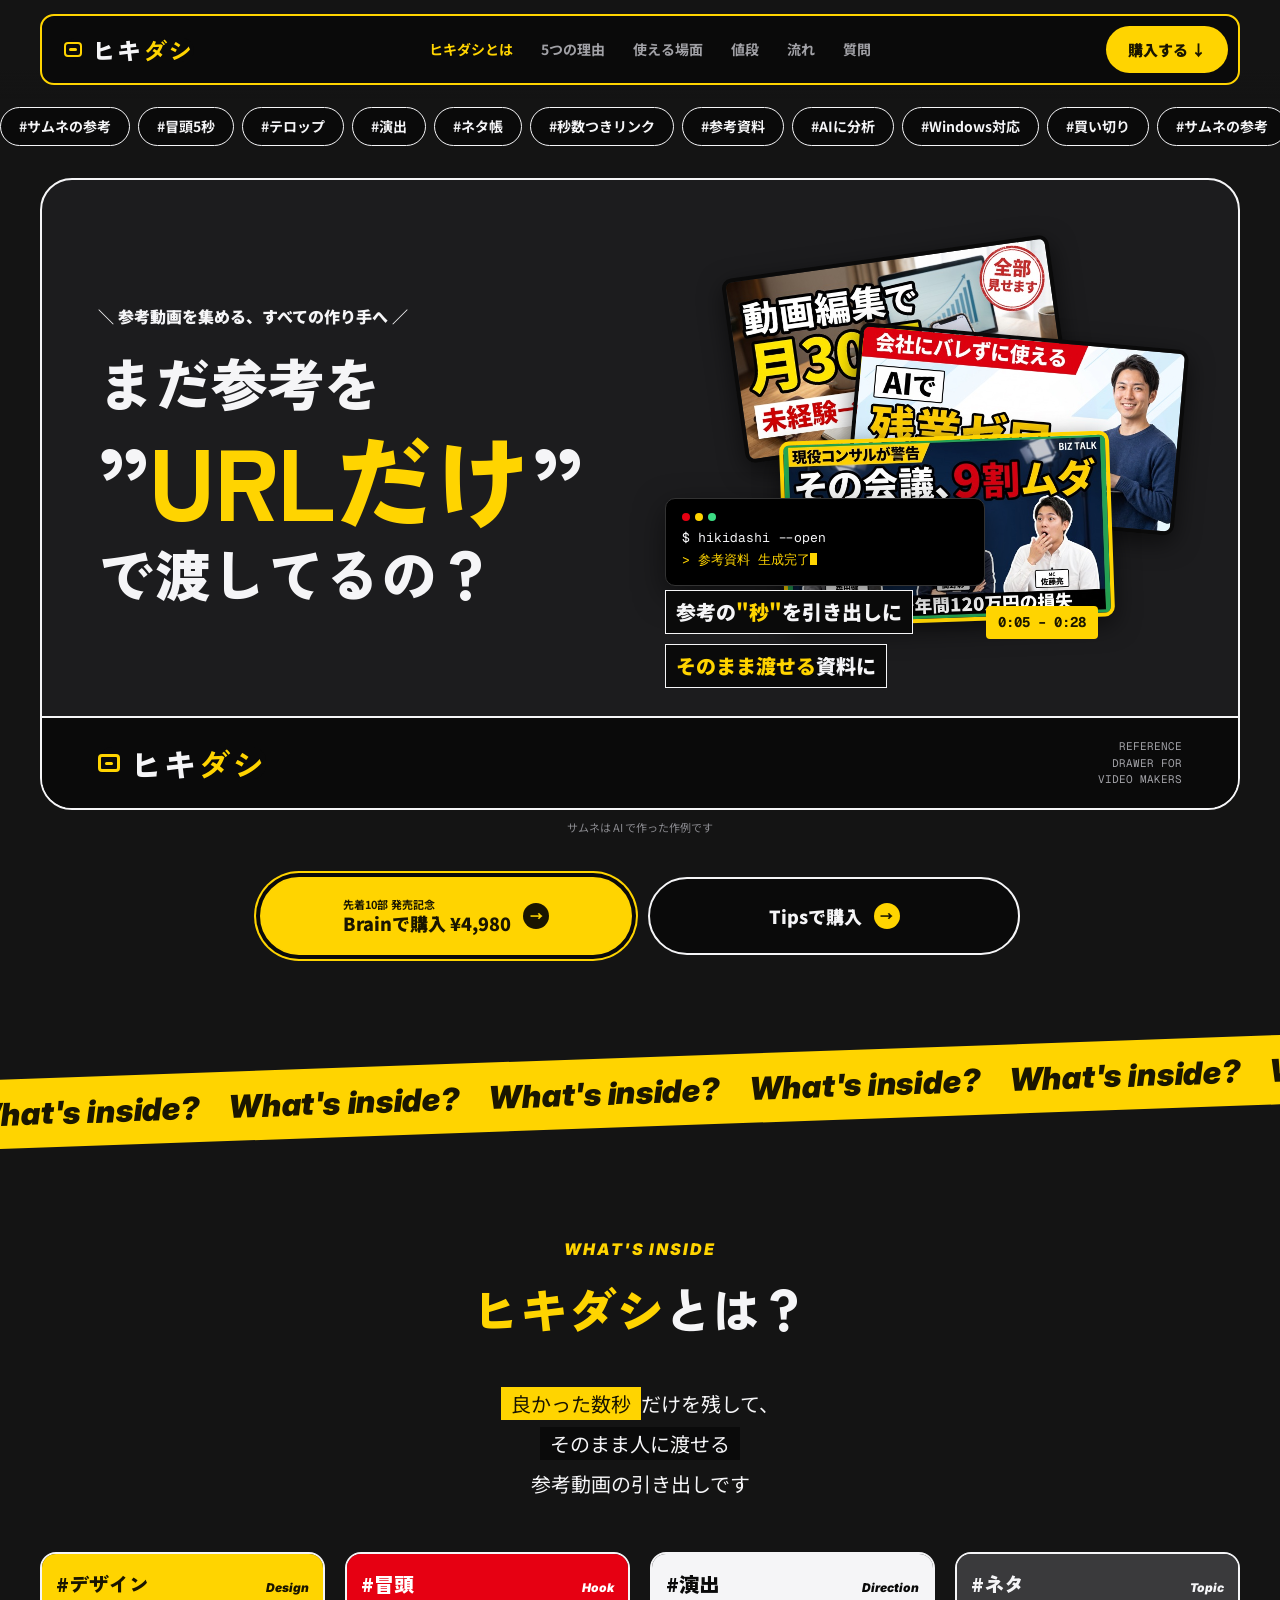
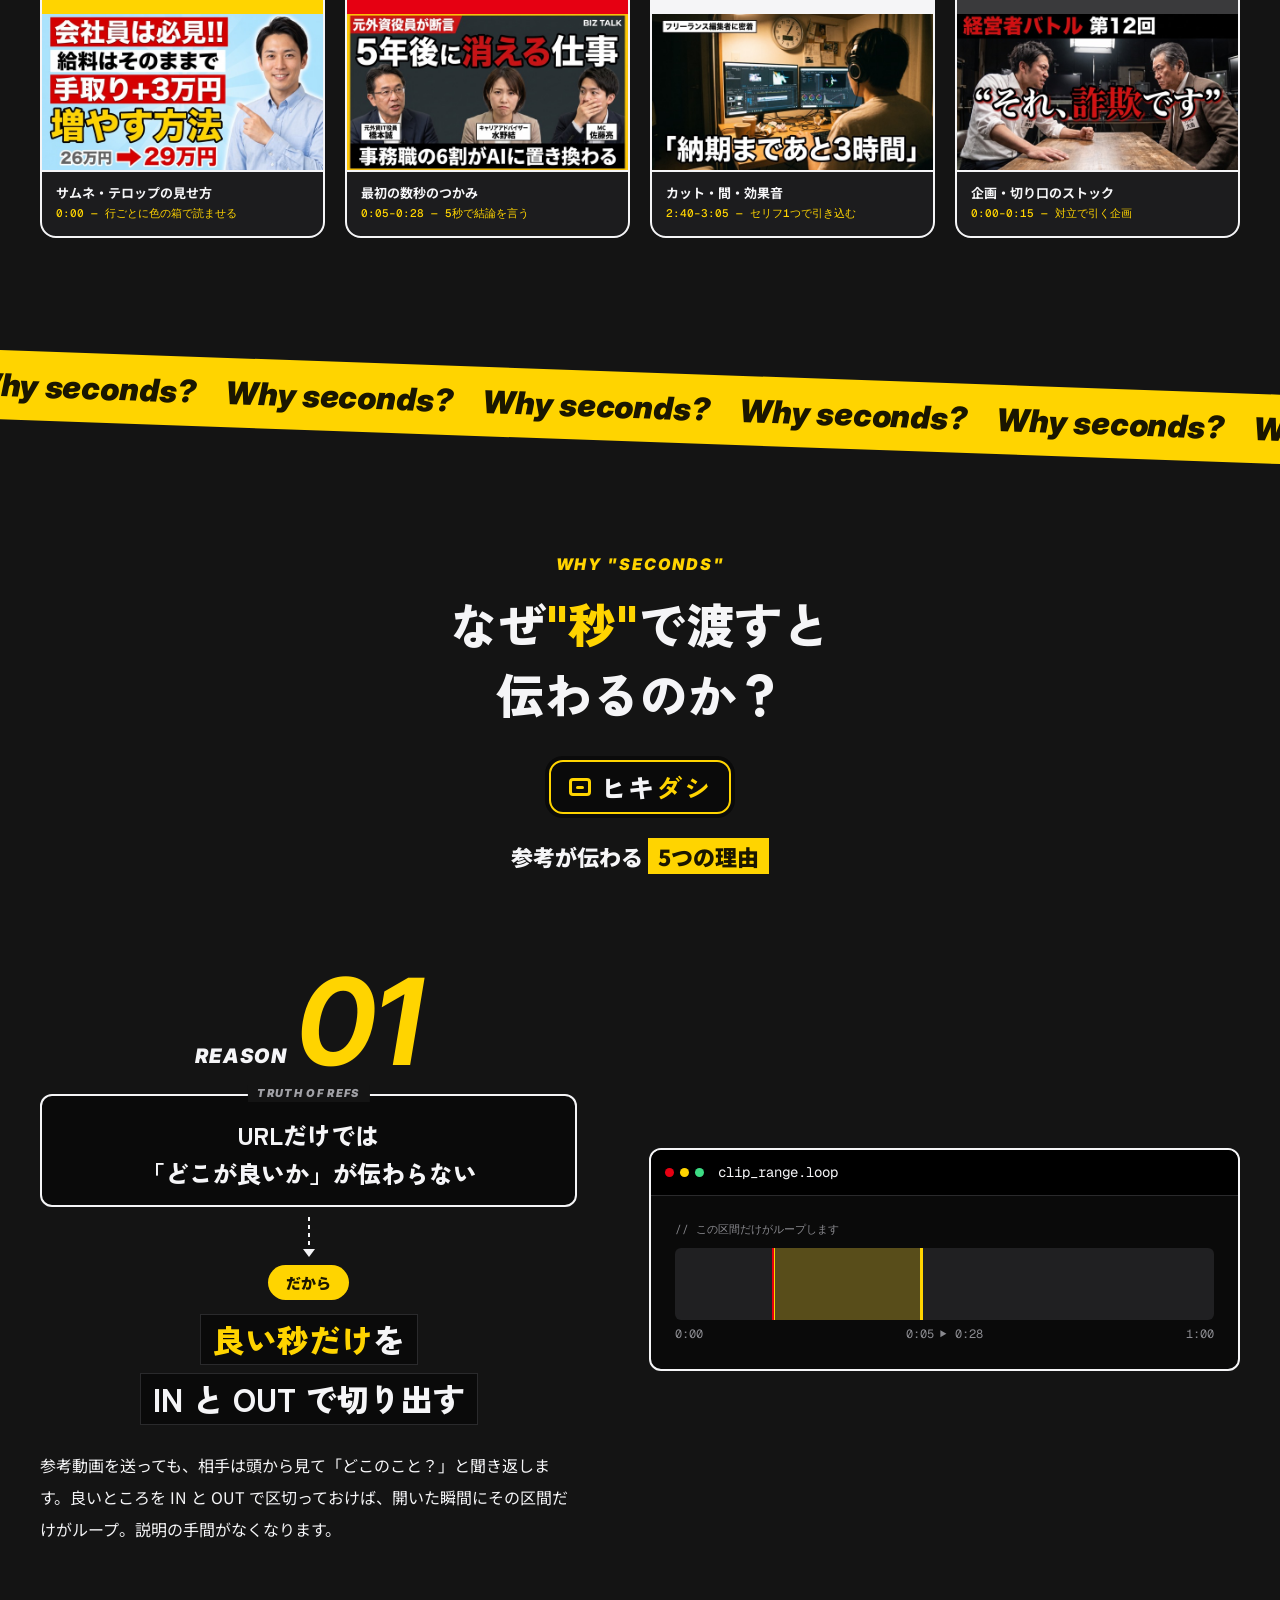
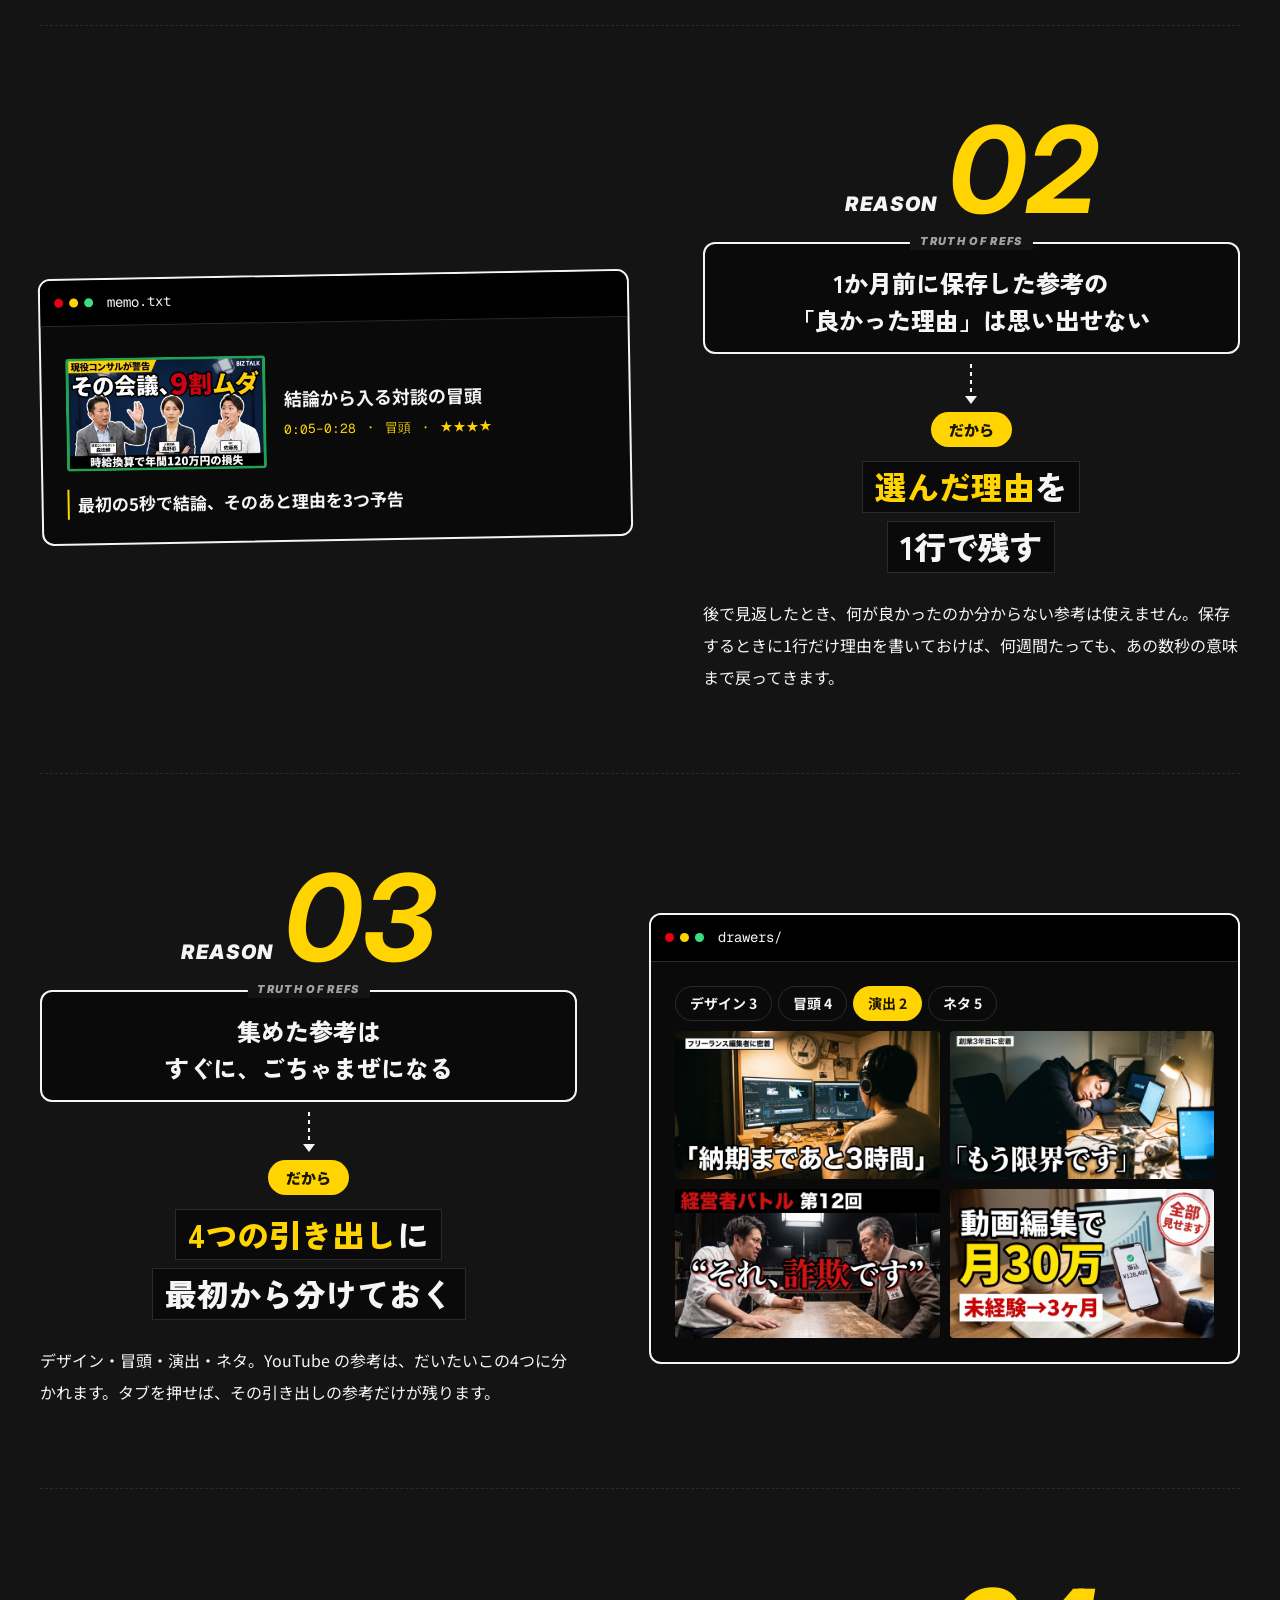
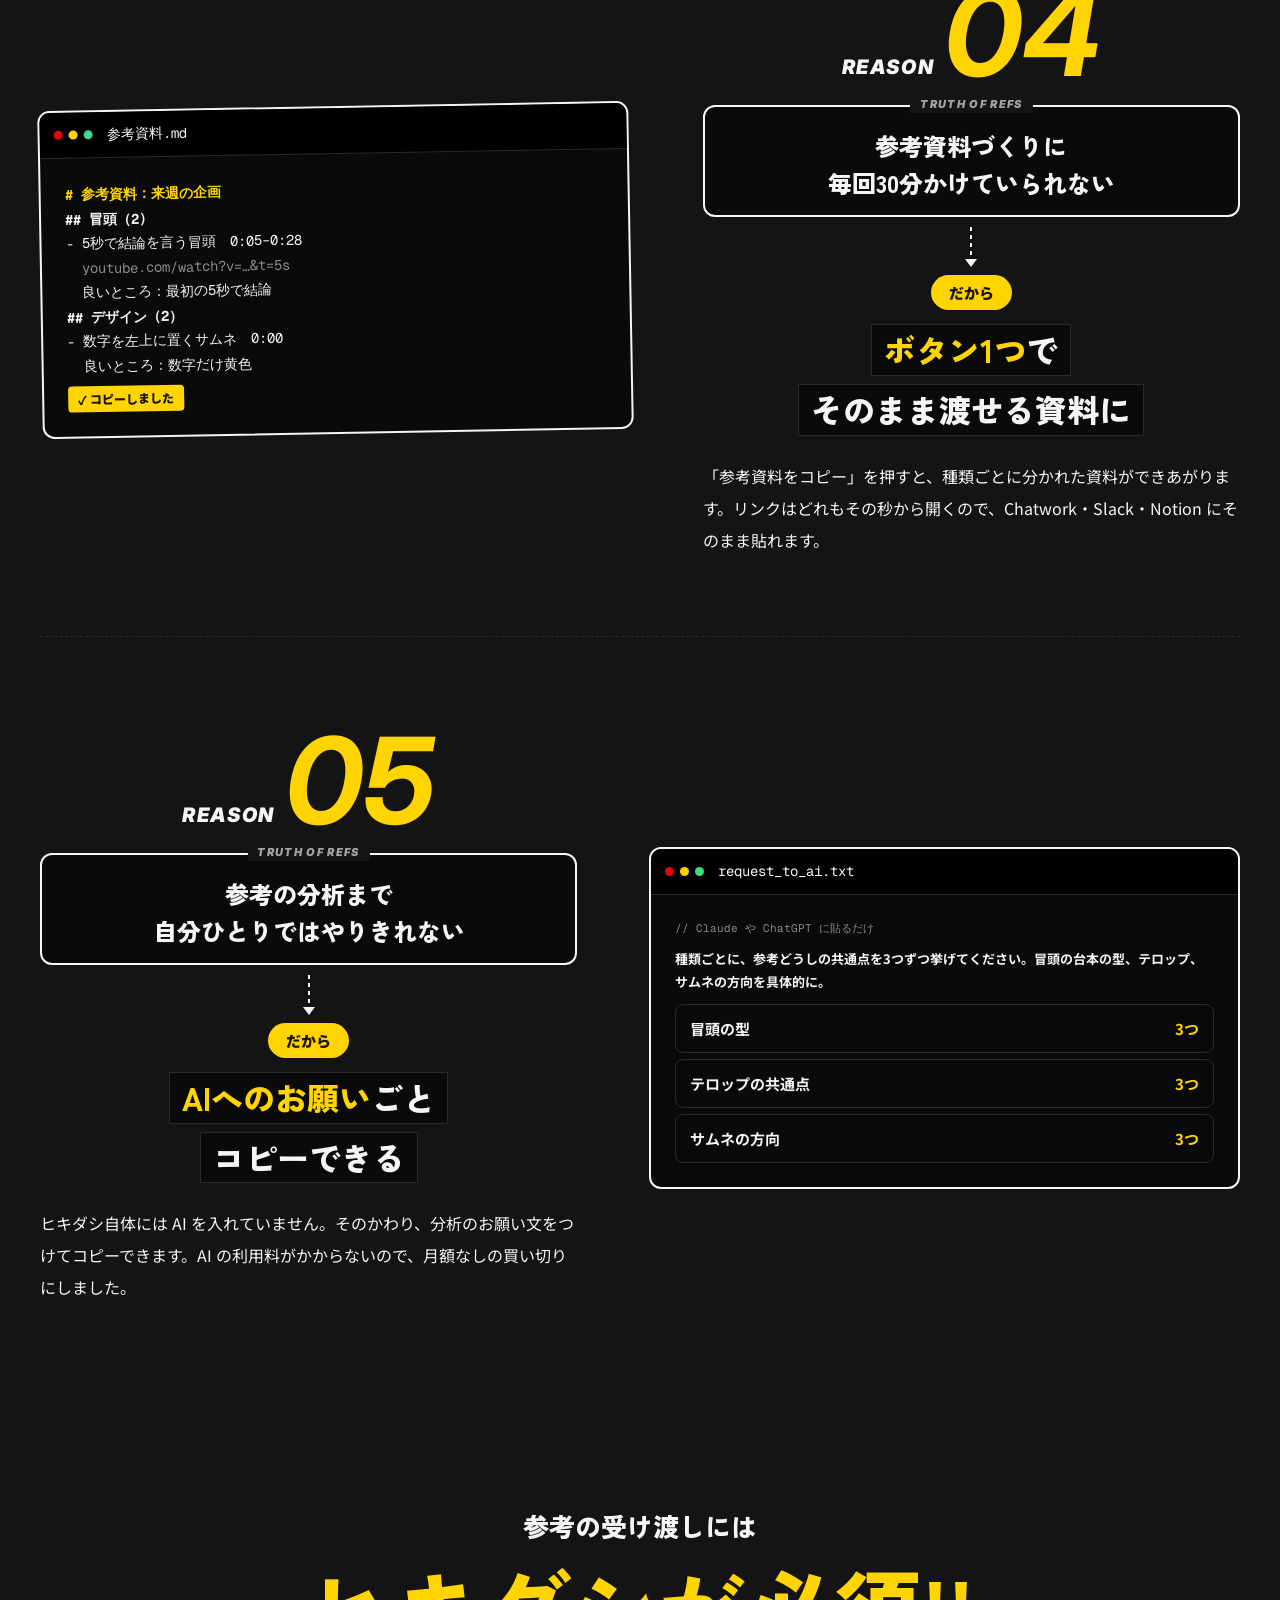
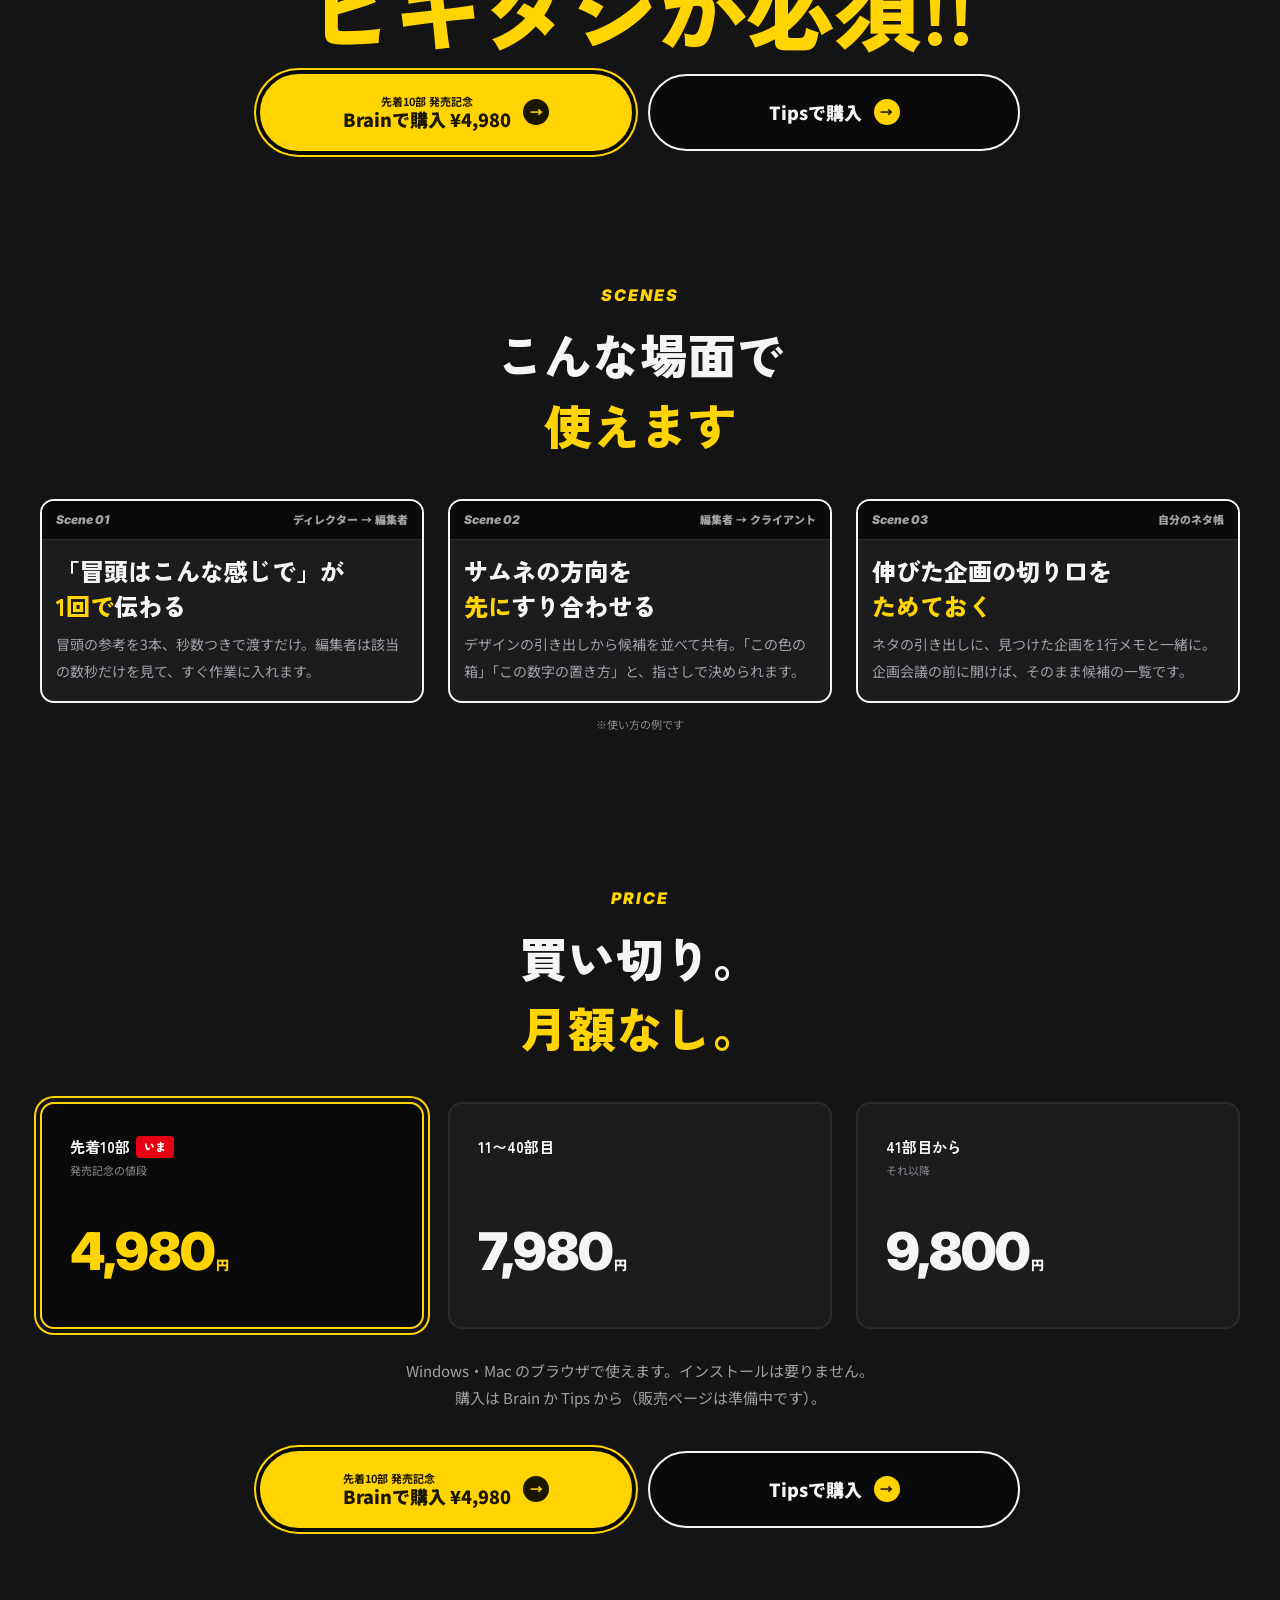
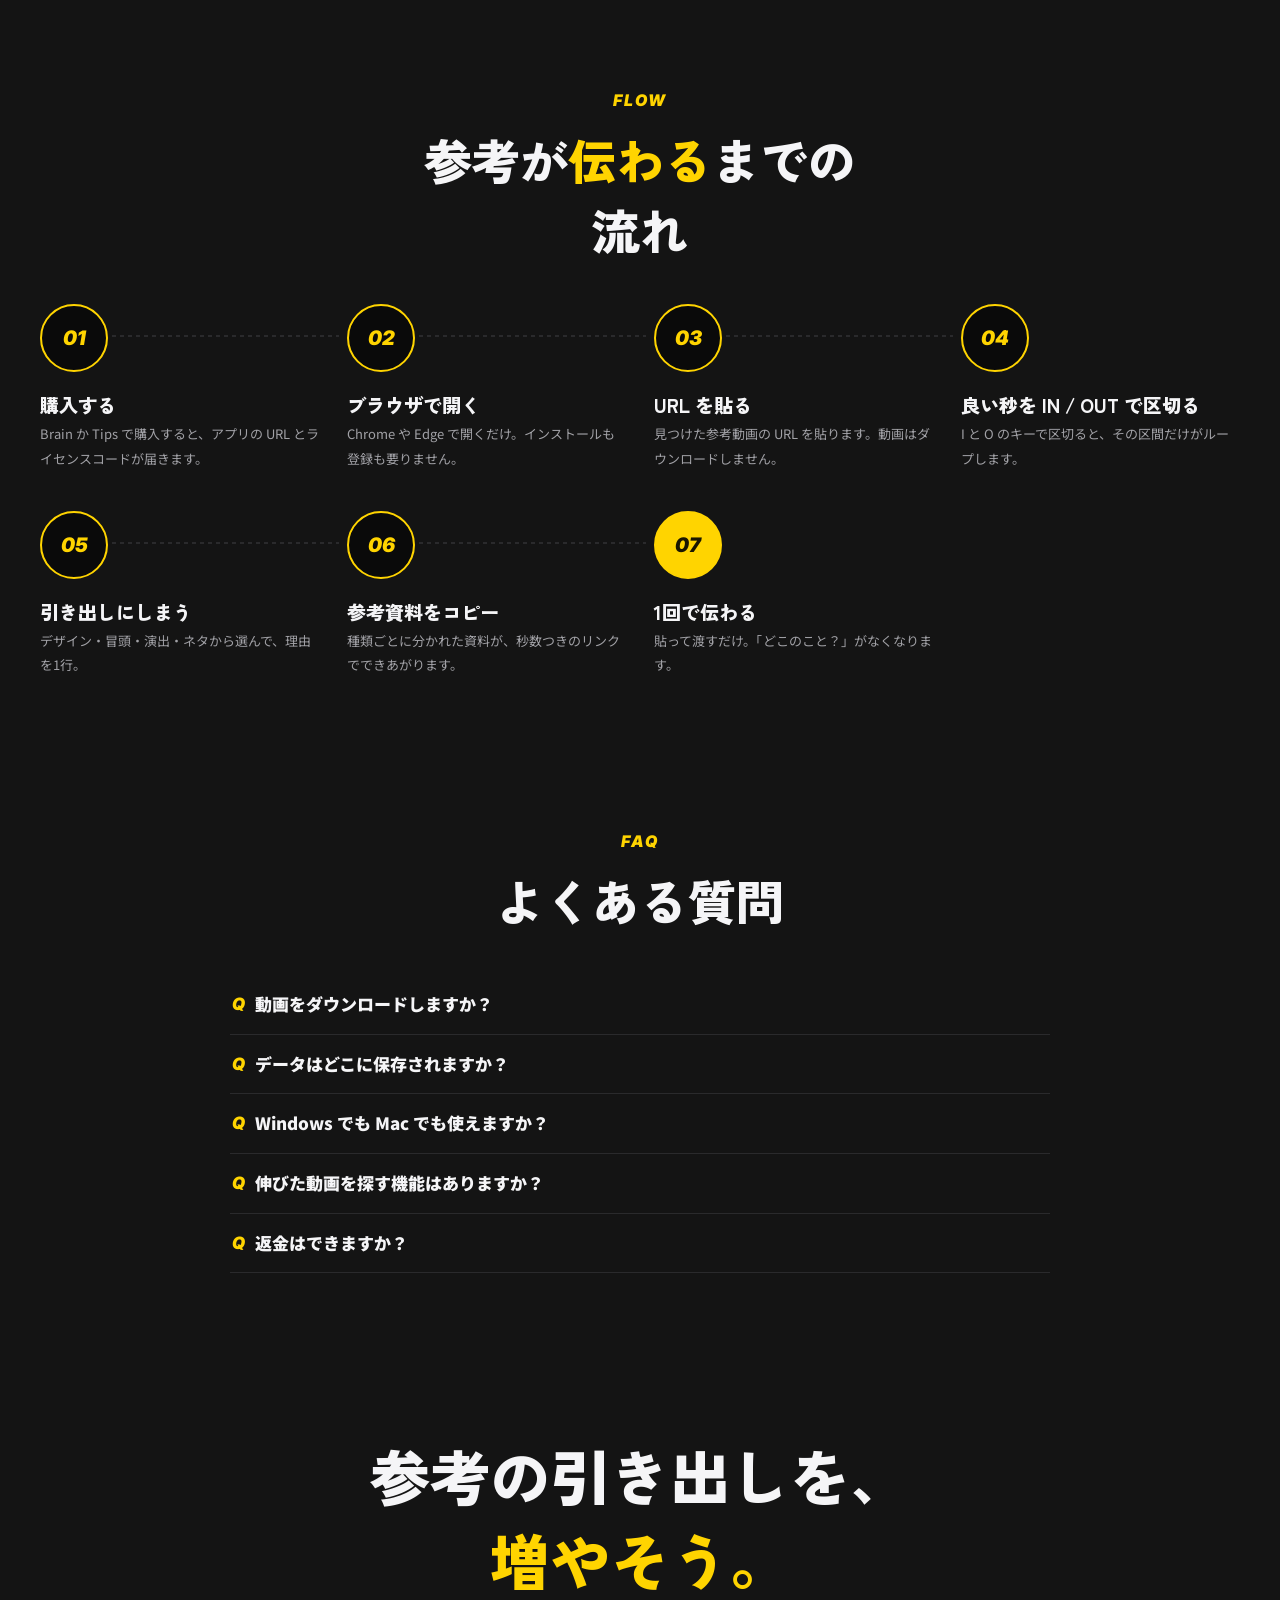
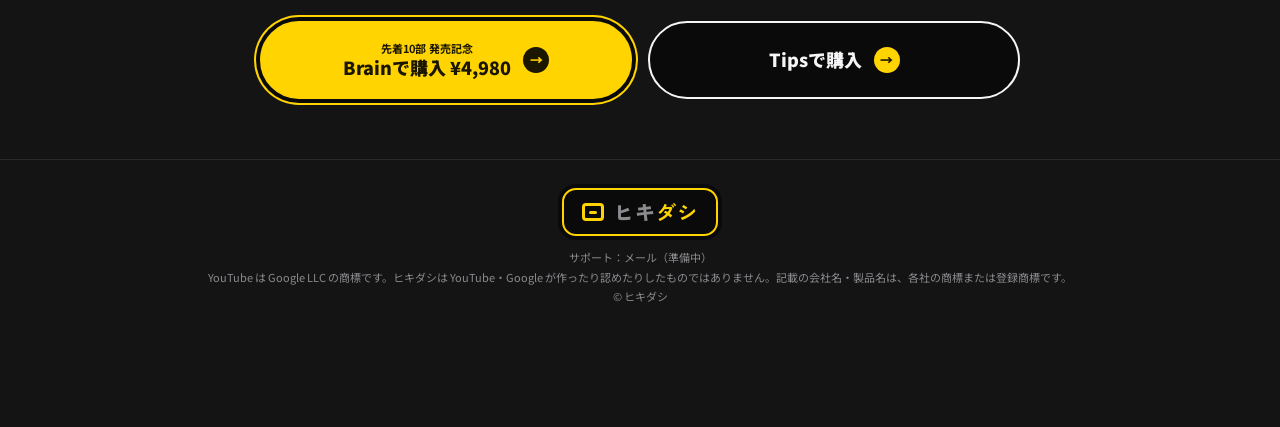
<file: c.html>
<!doctype html>
<html lang="ja">
<head>
<meta charset="utf-8">
<link rel="icon" href="assets/favicon.svg" type="image/svg+xml">
<meta name="viewport" content="width=device-width,initial-scale=1">
<meta name="robots" content="noindex">
<title>ヒキダシ — 参考は、秒で渡す。（案C・PC版）</title>
<link rel="preconnect" href="https://fonts.googleapis.com">
<link rel="preconnect" href="https://fonts.gstatic.com" crossorigin>
<link href="https://fonts.googleapis.com/css2?family=Inter:ital,wght@0,800;0,900;1,800;1,900&family=Geist+Mono:wght@500;700&family=Noto+Sans+JP:wght@500;700;900&family=Zen+Kaku+Gothic+New:wght@700;900&display=swap" rel="stylesheet">
<style>
:root{
  --ink:#0A0A0A; --plane:#141414; --plane-2:#1C1C1E; --line:#2A2A2C;
  --text:#F5F5F7; --text-2:#A1A1A6; --text-3:#8A8A8F;
  --yellow:#FFD400; --yellow-ink:#1A1600; --red:#E60012;
  --display:"Zen Kaku Gothic New","Hiragino Sans",sans-serif;
  --body:"Noto Sans JP","Hiragino Sans",sans-serif;
  --mono:"Geist Mono",ui-monospace,monospace;
  --latin:Inter,"Noto Sans JP",sans-serif;
  --ease:cubic-bezier(.16,1,.3,1);
  --grid:linear-gradient(rgba(255,255,255,.045) 1px,transparent 1px) 0 0/24px 24px,
         linear-gradient(90deg,rgba(255,255,255,.045) 1px,transparent 1px) 0 0/24px 24px;
}
*{box-sizing:border-box;margin:0;padding:0}
html{scroll-behavior:smooth}
body{background:var(--ink);background-image:var(--grid);color:var(--text);font-family:var(--body);line-height:1.8;-webkit-font-smoothing:antialiased}
img{display:block;max-width:100%}
a{color:inherit}
em{font-style:normal}

/* ---------- 3 columns ---------- */
.shell{display:grid;grid-template-columns:1fr minmax(0,460px) 1fr;min-height:100vh}
.side{position:sticky;top:0;height:100vh;display:flex;flex-direction:column;justify-content:center;padding:32px}
.side-l{align-items:flex-end}
.side-l .inner{width:min(300px,100%);display:grid;gap:22px}
.side-r{align-items:flex-start}
.col{background:var(--plane);background-image:var(--grid);border-left:1px solid var(--line);border-right:1px solid var(--line);min-width:0}

.logo{display:inline-flex;align-items:center;gap:10px;background:var(--ink);border:2px solid var(--yellow);border-radius:14px;padding:12px 18px;font-family:var(--display);font-weight:900;font-size:28px;letter-spacing:.06em;line-height:1;box-shadow:0 0 0 4px var(--ink)}
.logo i{display:inline-block;width:22px;height:18px;border:3px solid var(--yellow);border-radius:4px;position:relative}
.logo i::after{content:"";position:absolute;left:50%;top:5px;width:8px;height:3px;margin-left:-4px;background:var(--yellow);border-radius:2px}
.logo b{color:var(--yellow)}
.side-catch{font-family:var(--display);font-weight:900;font-size:17px;line-height:1.6;text-align:right}
.side-catch em{color:var(--yellow)}

.drawers{display:grid;grid-template-columns:repeat(4,1fr);gap:8px}
.drawer{background:var(--plane-2);border:1.5px solid var(--line);border-radius:8px;padding:8px 4px 6px;text-align:center;font-size:11px;font-weight:700;color:var(--text-2);animation:bob 3s ease-in-out infinite}
.drawer:nth-child(2){animation-delay:.4s}.drawer:nth-child(3){animation-delay:.8s}.drawer:nth-child(4){animation-delay:1.2s}
.drawer span{display:block;height:6px;width:40%;margin:0 auto 6px;border-radius:3px;background:var(--yellow)}
@keyframes bob{50%{transform:translateY(-4px)}}

.btn{display:flex;align-items:center;justify-content:center;gap:12px;width:100%;border-radius:999px;padding:14px 22px;font-weight:900;text-decoration:none;line-height:1.3;transition:transform .2s var(--ease)}
.btn:hover{transform:translateY(-2px)}
.btn small{display:block;font-size:11px;font-weight:700}
.btn-y{background:var(--yellow);color:var(--yellow-ink);border:2px solid var(--yellow);box-shadow:0 0 0 4px var(--ink),0 0 0 6px var(--yellow)}
.btn-d{background:var(--ink);color:var(--text);border:2px solid var(--text)}
.btn .arw{flex:none;width:26px;height:26px;border-radius:50%;background:var(--yellow-ink);color:var(--yellow);display:grid;place-items:center;font-size:13px}
.btn-d .arw{background:var(--yellow);color:var(--yellow-ink)}
.note{font-size:11px;color:var(--text-3);text-align:center}

.index h2{font-family:var(--latin);font-style:italic;font-weight:900;font-size:26px;letter-spacing:.02em;margin-bottom:14px}
.index ol{list-style:none;display:grid;gap:10px}
.index a{display:flex;gap:12px;text-decoration:none;font-size:13px;font-weight:700;color:var(--text-3);transition:color .2s}
.index a span{font-family:var(--mono);font-size:10px;padding-top:3px}
.index a.on{color:var(--text)}
.index a.on span{color:var(--yellow)}

/* ---------- center column ---------- */
.hdr{position:sticky;top:0;z-index:5;padding:12px 14px;background:linear-gradient(var(--plane) 70%,transparent)}
.hdr-in{display:flex;justify-content:space-between;align-items:center;background:var(--ink);border:2px solid var(--yellow);border-radius:14px;padding:8px 8px 8px 16px}
.hdr .logo{border:0;padding:0;font-size:20px;box-shadow:none}
.hdr .logo i{width:18px;height:15px;border-width:2.5px}
.hdr .logo i::after{top:4px}
.hdr a.buy{background:var(--yellow);color:var(--yellow-ink);font-weight:900;font-size:13px;text-decoration:none;border-radius:999px;padding:7px 16px}

.marquee{overflow:hidden;padding:6px 0 14px}
.marquee .track{display:flex;gap:8px;width:max-content;animation:marquee 40s linear infinite}
.marquee.rev .track{animation-direction:reverse}
.chip{white-space:nowrap;border:1.5px solid var(--text);border-radius:999px;padding:4px 14px;font-size:12px;font-weight:700;background:var(--ink)}
@keyframes marquee{to{transform:translateX(-50%)}}

.word-band{overflow:hidden;background:var(--yellow);color:var(--yellow-ink);padding:6px 0;margin:56px 0 0;transform:rotate(-2deg) scale(1.05)}
.word-band .track{display:flex;gap:28px;width:max-content;animation:marquee 26s linear infinite;font-family:var(--latin);font-style:italic;font-weight:900;font-size:20px}

section{padding:56px 18px 24px;scroll-margin-top:72px}
.eyebrow{display:block;text-align:center;font-family:var(--latin);font-style:italic;font-weight:900;font-size:14px;letter-spacing:.12em;color:var(--yellow)}
h2.h{font-family:var(--display);font-weight:900;font-size:28px;line-height:1.45;text-align:center;margin:8px 0 24px}
h2.h em{color:var(--yellow)}
.box{display:inline;background:var(--ink);color:var(--text);padding:2px 10px;box-decoration-break:clone;-webkit-box-decoration-break:clone;line-height:2}
.box.y{background:var(--yellow);color:var(--yellow-ink)}
.box.r{background:var(--red);color:#fff}
p.lead{font-size:15px;line-height:2;color:var(--text)}

/* FV */
.fv{padding:4px 14px 0}
.fv-card{position:relative;border:2px solid var(--text);border-radius:22px;background:var(--plane-2);background-image:var(--grid);padding:22px 18px 0;overflow:hidden}
.fv-pre{text-align:center;font-weight:900;font-size:13px}
.fv h1{font-family:var(--display);font-weight:900;font-size:34px;line-height:1.35;margin:10px 0 16px;letter-spacing:.01em}
.fv h1 .big{display:block;font-size:56px;line-height:1.15;color:var(--yellow);letter-spacing:-.01em}
.fv h1 .big q{quotes:"\201D" "\201D"}
.fv h1 .big q::before,.fv h1 .big q::after{color:var(--text)}
.fv-stage{position:relative;height:260px;margin:0 -18px}
.term{position:absolute;left:16px;top:6px;z-index:2;width:228px;background:#000;border:1.5px solid #333;border-radius:10px;padding:10px 12px;font-family:var(--mono);font-size:11px;line-height:1.7;box-shadow:0 10px 30px rgba(0,0,0,.5)}
.term .dots{display:flex;gap:5px;margin-bottom:6px}
.term .dots i{width:8px;height:8px;border-radius:50%;background:var(--red)}
.term .dots i:nth-child(2){background:var(--yellow)}.term .dots i:nth-child(3){background:#3DDC84}
.term .ok{color:var(--yellow)}
.cur{display:inline-block;width:7px;height:12px;background:var(--yellow);vertical-align:-1px;animation:blink 1s steps(1) infinite}
@keyframes blink{50%{opacity:0}}
.fan{position:absolute;right:-6px;bottom:44px;width:250px;height:190px}
.fan img{position:absolute;width:190px;aspect-ratio:16/9;object-fit:cover;border:3px solid var(--ink);border-radius:8px;box-shadow:0 8px 24px rgba(0,0,0,.55)}
.fan img:nth-child(1){right:40px;top:0;transform:rotate(-8deg)}
.fan img:nth-child(2){right:4px;top:44px;transform:rotate(5deg)}
.fan img:nth-child(3){right:30px;top:96px;transform:rotate(-2deg);border-color:var(--yellow);animation:float 4s ease-in-out infinite}
.fan .tc{position:absolute;right:38px;top:178px;z-index:3;background:var(--yellow);color:var(--yellow-ink);font-family:var(--mono);font-weight:700;font-size:11px;padding:2px 8px;border-radius:4px}
@keyframes float{50%{transform:rotate(-2deg) translateY(-6px)}}
.fv-tags{position:absolute;left:16px;bottom:18px;z-index:3;display:grid;gap:6px;font-weight:900;font-size:16px}
.fv-tags span{width:max-content;background:var(--ink);padding:3px 10px;border:1.5px solid var(--text)}
.fv-tags em{color:var(--yellow)}
.fv-foot{display:flex;justify-content:space-between;align-items:center;background:var(--ink);margin:0 -18px;padding:14px 18px;border-top:2px solid var(--text)}
.fv-foot .logo{border:0;padding:0;font-size:26px;box-shadow:none}
.fv-foot small{font-family:var(--mono);font-size:9px;line-height:1.5;text-align:right;color:var(--text-2)}
.cta{display:grid;gap:16px;padding:28px 14px 8px}

/* about cards */
.swipe{display:flex;gap:12px;overflow-x:auto;scroll-snap-type:x mandatory;padding:6px 18px 14px;margin:0 -18px;scrollbar-width:none}
.swipe::-webkit-scrollbar{display:none}
.kcard{flex:none;width:76%;scroll-snap-align:center;border:2px solid var(--text);border-radius:16px;overflow:hidden;background:var(--plane-2)}
.kcard header{padding:12px 14px;font-family:var(--display);font-weight:900;font-size:20px;background:var(--yellow);color:var(--yellow-ink);display:flex;justify-content:space-between;align-items:baseline}
.kcard header small{font-family:var(--latin);font-style:italic;font-size:12px}
.kcard:nth-child(2) header{background:var(--red);color:#fff}
.kcard:nth-child(3) header{background:var(--text);color:var(--ink)}
.kcard:nth-child(4) header{background:#3A3A3C;color:var(--text)}
.kcard img{aspect-ratio:16/9;object-fit:cover;width:100%;border-bottom:2px solid var(--text)}
.kcard p{padding:10px 14px 14px;font-size:13px;font-weight:700;line-height:1.7}
.kcard p span{display:block;font-family:var(--mono);font-size:11px;color:var(--yellow);font-weight:500}
.swipe-hint{text-align:center;font-size:11px;color:var(--text-3)}

/* promises */
.why-mark{display:flex;justify-content:center;margin:-8px 0 8px}
.why-mark .logo{font-size:20px}
.promise{padding:44px 0 36px;border-bottom:1px dashed var(--line)}
.promise:last-child{border-bottom:0}
.pnum{display:flex;align-items:flex-end;justify-content:center;gap:10px;font-family:var(--latin);font-style:italic;font-weight:900;line-height:.8}
.pnum small{font-size:16px;letter-spacing:.08em;padding-bottom:6px}
.pnum b{font-size:84px;color:var(--yellow);-webkit-text-stroke:0}
.habit{position:relative;margin:18px 6px 0;border:2px solid var(--text);border-radius:12px;background:var(--ink);padding:20px 14px 14px;text-align:center;font-family:var(--display);font-weight:900;font-size:19px;line-height:1.55}
.habit::before{content:"TRUTH OF REFS";position:absolute;left:50%;top:-11px;transform:translateX(-50%);background:var(--plane);padding:0 10px;font-family:var(--latin);font-style:italic;font-size:11px;letter-spacing:.12em;color:var(--text-2)}
.down{width:2px;height:40px;margin:10px auto 0;background:repeating-linear-gradient(var(--text) 0 4px,transparent 4px 8px);position:relative;animation:dash 1s linear infinite}
.down::after{content:"";position:absolute;left:-5px;bottom:-6px;border:6px solid transparent;border-top:8px solid var(--text)}
@keyframes dash{to{background-position:0 8px}}
.dakara{display:block;width:max-content;margin:8px auto 14px;background:var(--yellow);color:var(--yellow-ink);font-weight:900;font-size:15px;border-radius:999px;padding:4px 18px}
.answer{text-align:center;font-family:var(--display);font-weight:900;font-size:24px;line-height:1.3;display:grid;gap:8px;justify-items:center}
.answer span{background:var(--ink);padding:4px 12px;border:1.5px solid var(--line)}
.answer em{color:var(--yellow)}
.win{margin:22px 4px 18px;border:2px solid var(--text);border-radius:12px;overflow:hidden;background:var(--ink)}
.win-bar{display:flex;align-items:center;gap:6px;padding:8px 12px;background:#000;border-bottom:1.5px solid var(--line);font-family:var(--mono);font-size:12px}
.win-bar i{width:9px;height:9px;border-radius:50%;background:var(--red)}
.win-bar i:nth-child(2){background:var(--yellow)}.win-bar i:nth-child(3){background:#3DDC84;margin-right:8px}
.win-body{padding:14px;font-size:13px;background-image:var(--grid)}
.win-body .cm{font-family:var(--mono);color:var(--text-3);font-size:11px;margin-bottom:8px}
.win .done{margin-top:10px;text-align:center;font-weight:900;color:var(--yellow)}
.sm{font-size:11px;color:var(--text-3)}

/* window contents */
.tl{position:relative;height:42px;border-radius:6px;background:#202022;margin:8px 0 4px;overflow:hidden}
.tl .rng{position:absolute;left:18%;width:28%;top:0;bottom:0;background:rgba(255,212,0,.25);border-left:3px solid var(--yellow);border-right:3px solid var(--yellow)}
.tl .ph{position:absolute;top:0;bottom:0;width:2px;background:var(--red);left:18%;animation:play 2.8s linear infinite}
@keyframes play{to{left:46%}}
.tl-lbl{display:flex;justify-content:space-between;font-family:var(--mono);font-size:10px;color:var(--text-3)}
.memo{display:grid;grid-template-columns:96px 1fr;gap:10px;align-items:center;margin-top:8px}
.memo img{border-radius:4px;aspect-ratio:16/9;object-fit:cover}
.memo b{display:block;font-size:13px}
.memo code{font-family:var(--mono);font-size:11px;color:var(--yellow)}
.typing{border-left:2px solid var(--yellow);padding-left:8px;margin-top:10px;font-weight:700}
.dtabs{display:flex;flex-wrap:wrap;gap:6px;margin-bottom:10px}
.dtabs span{border:1.5px solid var(--line);border-radius:999px;padding:2px 10px;font-size:12px;font-weight:700}
.dtabs span.on{background:var(--yellow);border-color:var(--yellow);color:var(--yellow-ink)}
.dgrid{display:grid;grid-template-columns:1fr 1fr;gap:6px}
.dgrid img{border-radius:4px;aspect-ratio:16/9;object-fit:cover}
.md{font-family:var(--mono);font-size:11.5px;line-height:1.75;white-space:pre-wrap;word-break:break-all}
.md .h1{color:var(--yellow);font-weight:700}
.md .h2{color:var(--text);font-weight:700}
.md .u{color:var(--text-3)}
.copied{display:inline-block;margin-top:8px;background:var(--yellow);color:var(--yellow-ink);font-weight:900;font-size:12px;padding:2px 10px;border-radius:4px}
.ai{display:grid;gap:6px;margin-top:10px}
.ai span{border:1.5px solid var(--line);border-radius:8px;padding:6px 10px;font-size:12px;font-weight:700;display:flex;justify-content:space-between}
.ai span b{color:var(--yellow)}

.must{text-align:center;padding:40px 14px 10px}
.must p{font-family:var(--display);font-weight:900;font-size:18px}
.must strong{display:block;font-family:var(--display);font-weight:900;font-size:44px;line-height:1.2;color:var(--yellow);margin:4px 0 14px}

/* scenes */
.scenes{display:grid;gap:16px}
.scene{border:2px solid var(--text);border-radius:14px;background:var(--plane-2);overflow:hidden}
.scene .top{display:flex;justify-content:space-between;align-items:center;padding:8px 14px;background:var(--ink);border-bottom:1.5px solid var(--line);font-family:var(--latin);font-style:italic;font-weight:900;font-size:12px;color:var(--text-2)}
.scene .top span{font-family:var(--body);font-style:normal;font-size:11px}
.scene h3{padding:14px 14px 0;font-family:var(--display);font-weight:900;font-size:21px;line-height:1.45}
.scene h3 em{color:var(--yellow)}
.scene p{padding:8px 14px 16px;font-size:13px;color:var(--text-2);line-height:1.9}

/* price */
.tiers{display:grid;gap:12px}
.tier{display:flex;justify-content:space-between;align-items:center;border:2px solid var(--line);border-radius:14px;padding:14px 16px;background:var(--plane-2)}
.tier.now{border-color:var(--yellow);background:var(--ink);box-shadow:0 0 0 4px var(--plane),0 0 0 6px var(--yellow)}
.tier b{font-family:var(--display);font-size:15px}
.tier small{display:block;font-size:11px;color:var(--text-3)}
.tier .yen{font-family:var(--latin);font-weight:900;font-size:30px;letter-spacing:-.02em}
.tier.now .yen{color:var(--yellow)}
.tier .yen span{font-family:var(--body);font-size:13px;margin-left:2px}
.badge{display:inline-block;background:var(--red);color:#fff;font-size:11px;font-weight:900;padding:1px 8px;border-radius:4px;margin-left:6px;vertical-align:2px}
.price-note{margin-top:14px;font-size:13px;color:var(--text-2);text-align:center}

/* flow */
.flow{list-style:none;counter-reset:f;display:grid;gap:0}
.flow li{position:relative;display:grid;grid-template-columns:48px 1fr;gap:12px;padding-bottom:20px}
.flow li::before{counter-increment:f;content:counter(f,decimal-leading-zero);display:grid;place-items:center;width:48px;height:48px;border-radius:50%;background:var(--ink);border:2px solid var(--yellow);font-family:var(--latin);font-style:italic;font-weight:900;font-size:16px;color:var(--yellow)}
.flow li::after{content:"";position:absolute;left:23px;top:50px;bottom:2px;width:2px;background:repeating-linear-gradient(var(--line) 0 4px,transparent 4px 8px)}
.flow li:last-child::after{display:none}
.flow li:last-child::before{background:var(--yellow);color:var(--yellow-ink)}
.flow b{display:block;font-family:var(--display);font-weight:900;font-size:17px;padding-top:10px}
.flow p{font-size:13px;color:var(--text-2);line-height:1.85}

/* faq */
details{border-bottom:1px solid var(--line);padding:14px 2px}
summary{list-style:none;cursor:pointer;font-weight:900;font-size:15px;display:flex;gap:10px}
summary::-webkit-details-marker{display:none}
summary::before{content:"Q";font-family:var(--latin);font-style:italic;color:var(--yellow)}
details p{margin-top:8px;padding-left:22px;font-size:13px;color:var(--text-2)}

.last{text-align:center;padding:56px 14px 30px}
.last h2{font-family:var(--display);font-weight:900;font-size:30px;line-height:1.4;margin-bottom:20px}
.last h2 em{color:var(--yellow)}
footer{padding:28px 18px 120px;text-align:center;font-size:11px;color:var(--text-3);border-top:1px solid var(--line)}
footer .logo{font-size:20px;margin-bottom:12px}

.mbar{display:none}

/* reveal */
.js .rv{opacity:0;transform:translateY(18px);transition:opacity .7s var(--ease),transform .7s var(--ease)}
.js .rv.in{opacity:1;transform:none}

@media (max-width:1000px){
  .shell{grid-template-columns:minmax(0,1fr) minmax(0,460px) minmax(0,1fr)}
  .side-r{display:none}
  .shell{grid-template-columns:minmax(0,1fr) minmax(0,460px)}
}
@media (max-width:760px){
  .shell{display:block}
  .side{display:none}
  .col{border:0}
  .mbar{display:flex;position:fixed;left:0;right:0;bottom:0;z-index:9;gap:8px;padding:10px 12px calc(10px + env(safe-area-inset-bottom));background:linear-gradient(transparent,var(--ink) 30%)}
  .mbar .btn{width:auto;flex:1 1 0;min-width:0;padding:12px 14px;font-size:14px;box-shadow:none}
}
@media (prefers-reduced-motion:reduce){
  *,*::before,*::after{animation:none!important;transition:none!important}
  .js .rv{opacity:1;transform:none}
}

/* ===== 案C: PC layout ===== */
html,body{overflow-x:clip}
.shell{display:block}
.col{border:0;max-width:520px;margin:0 auto}
.hnav{display:none}
.hnav a.on{color:var(--yellow)}
@media (min-width:1000px){
  body{background:var(--plane);background-image:var(--grid)}
  .col{max-width:none;background:none}
  .hdr{padding:14px 40px}
  .hdr-in{max-width:1200px;margin:0 auto;padding:10px 10px 10px 22px}
  .hdr .logo{font-size:24px}
  .hnav{display:flex;gap:28px;font-size:14px;font-weight:700}
  .hnav a{text-decoration:none;color:var(--text-2);transition:color .2s}
  .hnav a:hover{color:var(--text)}
  .hdr a.buy{font-size:15px;padding:10px 22px}
  .marquee{padding:8px 0 24px}
  .chip{font-size:14px;padding:6px 18px}
  .fv,section,.must,.last{max-width:1280px;margin-left:auto;margin-right:auto}
  .fv{padding:8px 40px 0}
  .fv-card{display:grid;grid-template-columns:1.05fr 1fr;column-gap:24px;padding:56px 56px 0;border-radius:32px}
  .fv-pre{grid-column:1;text-align:left;font-size:16px;align-self:end}
  .fv h1{grid-column:1;font-size:56px;margin:14px 0 40px}
  .fv h1 .big{font-size:100px;white-space:nowrap}
  .fv-stage{grid-column:2;grid-row:1/3;height:auto;min-height:480px;margin:0}
  .term{left:0;top:auto;bottom:130px;width:320px;font-size:13px;padding:14px 16px}
  .fan{right:0;top:20px;bottom:auto;width:520px;height:400px}
  .fan img{width:330px;border-width:4px;border-radius:10px}
  .fan img:nth-child(1){right:120px;top:0}
  .fan img:nth-child(2){right:0;top:80px}
  .fan img:nth-child(3){right:70px;top:180px}
  .fan .tc{right:84px;top:350px;font-size:14px;padding:4px 12px}
  .fv-tags{left:0;bottom:28px;font-size:20px;gap:10px}
  .fv-foot{grid-column:1/-1;margin:0 -56px;padding:20px 56px}
  .fv-foot .logo{font-size:32px}
  .fv-foot small{font-size:11px}
  .cta{grid-template-columns:1fr 1fr;max-width:760px;margin:0 auto;padding:40px 0 8px}
  .btn{padding:18px 26px;font-size:18px}
  .word-band{margin-top:96px}
  .word-band .track{font-size:30px}
  section{padding:110px 40px 40px}
  .eyebrow{font-size:16px}
  h2.h{font-size:48px;margin:10px 0 40px}
  p.lead{font-size:16px}
  #about .lead{font-size:20px;margin-bottom:48px!important}
  .swipe{display:grid;grid-template-columns:repeat(4,1fr);gap:20px;overflow:visible;margin:0;padding:0}
  .kcard{width:auto;transition:transform .3s var(--ease)}
  .kcard:hover{transform:translateY(-6px) rotate(-1deg)}
  .swipe-hint{display:none}
  .why-mark .logo{font-size:26px}
  #why>p{font-size:22px!important}
  .promise{display:grid;grid-template-columns:1fr 1.1fr;column-gap:72px;align-items:center;padding:96px 0 80px}
  .promise>*{grid-column:1}
  .promise>.win{grid-column:2;grid-row:1/span 7;margin:0;transform:rotate(1deg)}
  .promise.flip{grid-template-columns:1.1fr 1fr}
  .promise.flip>*{grid-column:2}
  .promise.flip>.win{grid-column:1;transform:rotate(-1deg)}
  .pnum b{font-size:120px}
  .pnum small{font-size:20px}
  .habit{font-size:24px;margin:24px 0 0}
  .answer{font-size:32px}
  .promise>.lead{margin-top:24px}
  .win-bar{font-size:14px;padding:10px 14px}
  .win-body{padding:24px;font-size:15px}
  .tl{height:72px}
  .tl-lbl{font-size:12px}
  .memo{grid-template-columns:200px 1fr;gap:18px}
  .memo b{font-size:18px}
  .memo code{font-size:13px}
  .typing{font-size:17px;margin-top:18px}
  .dtabs span{font-size:14px;padding:4px 14px}
  .dgrid{gap:10px}
  .md{font-size:14px}
  .ai span{font-size:15px;padding:10px 14px}
  .must{padding:80px 40px 20px}
  .must p{font-size:26px}
  .must strong{font-size:88px}
  .scenes{grid-template-columns:repeat(3,1fr);gap:24px}
  .scene h3{font-size:24px}
  .scene p{font-size:14px}
  .tiers{grid-template-columns:repeat(3,1fr);gap:24px;align-items:stretch}
  .tier{flex-direction:column;align-items:flex-start;gap:24px;padding:28px}
  .tier .yen{font-size:52px}
  .price-note{font-size:15px;margin-top:28px}
  .flow{grid-template-columns:repeat(4,1fr);gap:40px 28px}
  .flow li{grid-template-columns:1fr;gap:6px;padding:0}
  .flow li::before{width:64px;height:64px;font-size:20px}
  .flow li::after{left:72px;right:-20px;top:31px;bottom:auto;width:auto;height:2px;background:repeating-linear-gradient(90deg,var(--line) 0 4px,transparent 4px 8px)}
  .flow li:nth-child(4)::after{display:none}
  .flow b{font-size:19px}
  #faq{max-width:900px}
  summary{font-size:17px}
  details p{font-size:15px}
  .last{padding:120px 40px 60px}
  .last h2{font-size:60px}
  footer{max-width:1280px;margin:0 auto}
}
</style>
</head>
<body>
<div class="shell">

  <!-- center: the LP -->
  <main class="col">
    <div class="hdr"><div class="hdr-in">
      <div class="logo"><i></i><span>ヒキ<b>ダシ</b></span></div>
      <nav class="hnav" aria-label="目次"><a href="#about">ヒキダシとは</a><a href="#why">5つの理由</a><a href="#scenes">使える場面</a><a href="#price">値段</a><a href="#flow">流れ</a><a href="#faq">質問</a></nav>
      <a class="buy" href="#price">購入する ↓</a>
    </div></div>

    <div class="marquee" aria-hidden="true"><div class="track" id="tags"></div></div>

    <div class="fv" id="top">
      <div class="fv-card">
        <p class="fv-pre">＼ 参考動画を集める、すべての作り手へ ／</p>
        <h1>まだ参考を<span class="big"><q>URLだけ</q></span>で渡してるの？</h1>
        <div class="fv-stage">
          <div class="term" aria-hidden="true">
            <div class="dots"><i></i><i></i><i></i></div>
            <div>$ hikidashi --open</div>
            <div id="tline">引き出しを開いています...<span class="cur"></span></div>
          </div>
          <div class="fan" aria-hidden="true">
            <img src="assets/thumbs/t04.jpg" alt="">
            <img src="assets/thumbs/t07.jpg" alt="">
            <img src="assets/thumbs/t00.jpg" alt="">
            <span class="tc">0:05 – 0:28</span>
          </div>
          <div class="fv-tags">
            <span>参考の<em>"秒"</em>を引き出しに</span>
            <span><em>そのまま渡せる</em>資料に</span>
          </div>
        </div>
        <div class="fv-foot">
          <div class="logo"><i></i><span>ヒキ<b>ダシ</b></span></div>
          <small>REFERENCE<br>DRAWER FOR<br>VIDEO MAKERS</small>
        </div>
      </div>
      <p class="sm" style="text-align:center;margin-top:8px">サムネは AI で作った作例です</p>
    </div>

    <div class="cta">
      <a class="btn btn-y" href="#price"><span><small>先着10部 発売記念</small>Brainで購入 ¥4,980</span><span class="arw">→</span></a>
      <a class="btn btn-d" href="#price"><span>Tipsで購入</span><span class="arw">→</span></a>
    </div>

    <div class="word-band" aria-hidden="true"><div class="track" id="band1"></div></div>

    <!-- 02 about -->
    <section id="about">
      <span class="eyebrow rv">WHAT'S INSIDE</span>
      <h2 class="h rv"><em>ヒキダシ</em>とは？</h2>
      <p class="lead rv" style="text-align:center;margin-bottom:22px"><span class="box y">良かった数秒</span>だけを残して、<br><span class="box">そのまま人に渡せる</span><br>参考動画の引き出しです</p>
      <div class="swipe" id="swipe">
        <article class="kcard"><header>#デザイン<small>Design</small></header><img src="assets/thumbs/t01.jpg" alt="" loading="lazy"><p>サムネ・テロップの見せ方<span>0:00 — 行ごとに色の箱で読ませる</span></p></article>
        <article class="kcard"><header>#冒頭<small>Hook</small></header><img src="assets/thumbs/t05.jpg" alt="" loading="lazy"><p>最初の数秒のつかみ<span>0:05–0:28 — 5秒で結論を言う</span></p></article>
        <article class="kcard"><header>#演出<small>Direction</small></header><img src="assets/thumbs/t08.jpg" alt="" loading="lazy"><p>カット・間・効果音<span>2:40–3:05 — セリフ1つで引き込む</span></p></article>
        <article class="kcard"><header>#ネタ<small>Topic</small></header><img src="assets/thumbs/t09.jpg" alt="" loading="lazy"><p>企画・切り口のストック<span>0:00–0:15 — 対立で引く企画</span></p></article>
      </div>
      <p class="swipe-hint">← 横にスワイプ →</p>
    </section>

    <div class="word-band" aria-hidden="true" style="transform:rotate(2deg) scale(1.05)"><div class="track" id="band2"></div></div>

    <!-- 03 promises -->
    <section id="why">
      <span class="eyebrow rv">WHY "SECONDS"</span>
      <h2 class="h rv">なぜ<em>"秒"</em>で渡すと<br>伝わるのか？</h2>
      <div class="why-mark rv"><div class="logo"><i></i><span>ヒキ<b>ダシ</b></span></div></div>
      <p class="rv" style="text-align:center;font-weight:900;font-size:17px;margin-top:20px">参考が伝わる <span class="box y">5つの理由</span></p>

      <div class="promise">
        <div class="pnum rv"><small>REASON</small><b>01</b></div>
        <p class="habit rv">URLだけでは<br>「どこが良いか」が伝わらない</p>
        <div class="down"></div><span class="dakara">だから</span>
        <div class="answer rv"><span><em>良い秒だけ</em>を</span><span>IN と OUT で切り出す</span></div>
        <div class="win rv"><div class="win-bar"><i></i><i></i><i></i>clip_range.loop</div><div class="win-body">
          <div class="cm">// この区間だけがループします</div>
          <div class="tl"><div class="rng"></div><div class="ph"></div></div>
          <div class="tl-lbl"><span>0:00</span><span>0:05 ▶ 0:28</span><span>1:00</span></div>
        </div></div>
        <p class="lead rv">参考動画を送っても、相手は頭から見て「どこのこと？」と聞き返します。良いところを IN と OUT で区切っておけば、開いた瞬間にその区間だけがループ。説明の手間がなくなります。</p>
      </div>

      <div class="promise flip">
        <div class="pnum rv"><small>REASON</small><b>02</b></div>
        <p class="habit rv">1か月前に保存した参考の<br>「良かった理由」は思い出せない</p>
        <div class="down"></div><span class="dakara">だから</span>
        <div class="answer rv"><span><em>選んだ理由</em>を</span><span>1行で残す</span></div>
        <div class="win rv"><div class="win-bar"><i></i><i></i><i></i>memo.txt</div><div class="win-body">
          <div class="memo"><img src="assets/thumbs/t00.jpg" alt="" loading="lazy"><div><b>結論から入る対談の冒頭</b><code>0:05–0:28 ・ 冒頭 ・ ★★★★</code></div></div>
          <p class="typing" id="typing">最初の5秒で結論、そのあと理由を3つ予告</p>
        </div></div>
        <p class="lead rv">後で見返したとき、何が良かったのか分からない参考は使えません。保存するときに1行だけ理由を書いておけば、何週間たっても、あの数秒の意味まで戻ってきます。</p>
      </div>

      <div class="promise">
        <div class="pnum rv"><small>REASON</small><b>03</b></div>
        <p class="habit rv">集めた参考は<br>すぐに、ごちゃまぜになる</p>
        <div class="down"></div><span class="dakara">だから</span>
        <div class="answer rv"><span><em>4つの引き出し</em>に</span><span>最初から分けておく</span></div>
        <div class="win rv"><div class="win-bar"><i></i><i></i><i></i>drawers/</div><div class="win-body">
          <div class="dtabs" id="dtabs"><span class="on">デザイン 3</span><span>冒頭 4</span><span>演出 2</span><span>ネタ 5</span></div>
          <div class="dgrid" id="dgrid"><img src="assets/thumbs/t01.jpg" alt="" loading="lazy"><img src="assets/thumbs/t06.jpg" alt="" loading="lazy"><img src="assets/thumbs/t10.jpg" alt="" loading="lazy"><img src="assets/thumbs/t11.jpg" alt="" loading="lazy"></div>
        </div></div>
        <p class="lead rv">デザイン・冒頭・演出・ネタ。YouTube の参考は、だいたいこの4つに分かれます。タブを押せば、その引き出しの参考だけが残ります。</p>
      </div>

      <div class="promise flip">
        <div class="pnum rv"><small>REASON</small><b>04</b></div>
        <p class="habit rv">参考資料づくりに<br>毎回30分かけていられない</p>
        <div class="down"></div><span class="dakara">だから</span>
        <div class="answer rv"><span><em>ボタン1つ</em>で</span><span>そのまま渡せる資料に</span></div>
        <div class="win rv"><div class="win-bar"><i></i><i></i><i></i>参考資料.md</div><div class="win-body">
<div class="md"><span class="h1"># 参考資料：来週の企画</span>
<span class="h2">## 冒頭（2）</span>
- 5秒で結論を言う冒頭　0:05–0:28
  <span class="u">youtube.com/watch?v=…&amp;t=5s</span>
  良いところ：最初の5秒で結論
<span class="h2">## デザイン（2）</span>
- 数字を左上に置くサムネ　0:00
  良いところ：数字だけ黄色</div>
          <span class="copied">✓ コピーしました</span>
        </div></div>
        <p class="lead rv">「参考資料をコピー」を押すと、種類ごとに分かれた資料ができあがります。リンクはどれもその秒から開くので、Chatwork・Slack・Notion にそのまま貼れます。</p>
      </div>

      <div class="promise">
        <div class="pnum rv"><small>REASON</small><b>05</b></div>
        <p class="habit rv">参考の分析まで<br>自分ひとりではやりきれない</p>
        <div class="down"></div><span class="dakara">だから</span>
        <div class="answer rv"><span><em>AIへのお願い</em>ごと</span><span>コピーできる</span></div>
        <div class="win rv"><div class="win-bar"><i></i><i></i><i></i>request_to_ai.txt</div><div class="win-body">
          <div class="cm">// Claude や ChatGPT に貼るだけ</div>
          <p style="font-size:13px;font-weight:700">種類ごとに、参考どうしの共通点を3つずつ挙げてください。冒頭の台本の型、テロップ、サムネの方向を具体的に。</p>
          <div class="ai"><span>冒頭の型<b>3つ</b></span><span>テロップの共通点<b>3つ</b></span><span>サムネの方向<b>3つ</b></span></div>
        </div></div>
        <p class="lead rv">ヒキダシ自体には AI を入れていません。そのかわり、分析のお願い文をつけてコピーできます。AI の利用料がかからないので、月額なしの買い切りにしました。</p>
      </div>
    </section>

    <div class="must">
      <p class="rv">参考の受け渡しには</p>
      <strong class="rv">ヒキダシが必須!!</strong>
      <div class="cta" style="padding:0">
        <a class="btn btn-y" href="#price"><span><small>先着10部 発売記念</small>Brainで購入 ¥4,980</span><span class="arw">→</span></a>
        <a class="btn btn-d" href="#price"><span>Tipsで購入</span><span class="arw">→</span></a>
      </div>
    </div>

    <!-- 04 scenes -->
    <section id="scenes">
      <span class="eyebrow rv">SCENES</span>
      <h2 class="h rv">こんな場面で<br><em>使えます</em></h2>
      <div class="scenes">
        <article class="scene rv"><div class="top">Scene 01<span>ディレクター → 編集者</span></div><h3>「冒頭はこんな感じで」が<br><em>1回で</em>伝わる</h3><p>冒頭の参考を3本、秒数つきで渡すだけ。編集者は該当の数秒だけを見て、すぐ作業に入れます。</p></article>
        <article class="scene rv"><div class="top">Scene 02<span>編集者 → クライアント</span></div><h3>サムネの方向を<br><em>先に</em>すり合わせる</h3><p>デザインの引き出しから候補を並べて共有。「この色の箱」「この数字の置き方」と、指さしで決められます。</p></article>
        <article class="scene rv"><div class="top">Scene 03<span>自分のネタ帳</span></div><h3>伸びた企画の切り口を<br><em>ためておく</em></h3><p>ネタの引き出しに、見つけた企画を1行メモと一緒に。企画会議の前に開けば、そのまま候補の一覧です。</p></article>
      </div>
      <p class="sm" style="margin-top:12px;text-align:center">※使い方の例です</p>
    </section>

    <!-- 05 price -->
    <section id="price">
      <span class="eyebrow rv">PRICE</span>
      <h2 class="h rv">買い切り。<br><em>月額なし。</em></h2>
      <div class="tiers">
        <div class="tier now rv"><div><b>先着10部<span class="badge">いま</span></b><small>発売記念の値段</small></div><div class="yen">4,980<span>円</span></div></div>
        <div class="tier rv"><div><b>11〜40部目</b></div><div class="yen">7,980<span>円</span></div></div>
        <div class="tier rv"><div><b>41部目から</b><small>それ以降</small></div><div class="yen">9,800<span>円</span></div></div>
      </div>
      <p class="price-note">Windows・Mac のブラウザで使えます。インストールは要りません。<br>購入は Brain か Tips から（販売ページは準備中です）。</p>
      <div class="cta">
        <a class="btn btn-y" href="#price"><span><small>先着10部 発売記念</small>Brainで購入 ¥4,980</span><span class="arw">→</span></a>
        <a class="btn btn-d" href="#price"><span>Tipsで購入</span><span class="arw">→</span></a>
      </div>
    </section>

    <!-- 06 flow -->
    <section id="flow">
      <span class="eyebrow rv">FLOW</span>
      <h2 class="h rv">参考が<em>伝わる</em>までの<br>流れ</h2>
      <ol class="flow">
        <li class="rv"><div><b>購入する</b><p>Brain か Tips で購入すると、アプリの URL とライセンスコードが届きます。</p></div></li>
        <li class="rv"><div><b>ブラウザで開く</b><p>Chrome や Edge で開くだけ。インストールも登録も要りません。</p></div></li>
        <li class="rv"><div><b>URL を貼る</b><p>見つけた参考動画の URL を貼ります。動画はダウンロードしません。</p></div></li>
        <li class="rv"><div><b>良い秒を IN / OUT で区切る</b><p>I と O のキーで区切ると、その区間だけがループします。</p></div></li>
        <li class="rv"><div><b>引き出しにしまう</b><p>デザイン・冒頭・演出・ネタから選んで、理由を1行。</p></div></li>
        <li class="rv"><div><b>参考資料をコピー</b><p>種類ごとに分かれた資料が、秒数つきのリンクでできあがります。</p></div></li>
        <li class="rv"><div><b>1回で伝わる</b><p>貼って渡すだけ。「どこのこと？」がなくなります。</p></div></li>
      </ol>
    </section>

    <!-- 07 faq -->
    <section id="faq">
      <span class="eyebrow rv">FAQ</span>
      <h2 class="h rv">よくある質問</h2>
      <details><summary>動画をダウンロードしますか？</summary><p>しません。YouTube の動画はリンクと秒数だけを残し、再生は YouTube の公式プレイヤーです。</p></details>
      <details><summary>データはどこに保存されますか？</summary><p>クリップ・メモ・画像などのライブラリは、お使いのブラウザの中だけに保存します。ヒキダシの作り手のサーバーには送りません（動画の再生・サムネイル・タイトルは YouTube から、文字の書体は Google Fonts から直接読み込みます）。ブラウザのデータを消すと消えるので、アプリの中からときどきバックアップを書き出してください。</p></details>
      <details><summary>Windows でも Mac でも使えますか？</summary><p>使えます。Chrome や Edge などのブラウザで動きます。</p></details>
      <details><summary>伸びた動画を探す機能はありますか？</summary><p>ありません。ヒキダシは、見つけた動画を残して渡すための道具です。リサーチの表やツールと一緒に使ってください。</p></details>
      <details><summary>返金はできますか？</summary><p>デジタル商品のため、お客様のご都合（気が変わった・使わなくなった など）による返金はできません。正しく動かず、サポートで直せない場合は、返金を含めて対応します。購入前のご質問もサポートへどうぞ。</p></details>
    </section>

    <div class="last">
      <h2 class="rv">参考の引き出しを、<br><em>増やそう。</em></h2>
      <div class="cta" style="padding:0">
        <a class="btn btn-y" href="#price"><span><small>先着10部 発売記念</small>Brainで購入 ¥4,980</span><span class="arw">→</span></a>
        <a class="btn btn-d" href="#price"><span>Tipsで購入</span><span class="arw">→</span></a>
      </div>
    </div>

    <footer>
      <div class="logo"><i></i><span>ヒキ<b>ダシ</b></span></div>
      <p>サポート：メール（準備中）</p>
      <p>YouTube は Google LLC の商標です。ヒキダシは YouTube・Google が作ったり認めたりしたものではありません。記載の会社名・製品名は、各社の商標または登録商標です。</p>
      <p>© ヒキダシ</p>
    </footer>
  </main>
</div>

<div class="mbar">
  <a class="btn btn-y" href="#price">Brainで購入 ¥4,980</a>
  <a class="btn btn-d" href="#price" style="flex:0 0 30%">Tips</a>
</div>

<script>
(function(){
  document.documentElement.classList.add('js');
  var reduce = matchMedia('(prefers-reduced-motion: reduce)').matches;

  function fill(id, words, cls){
    var el = document.getElementById(id), html = '';
    for (var r = 0; r < 2; r++) words.forEach(function(w){ html += cls ? '<span class="'+cls+'">'+w+'</span>' : '<span>'+w+'</span>'; });
    el.innerHTML = html;
  }
  fill('tags', ['#サムネの参考','#冒頭5秒','#テロップ','#演出','#ネタ帳','#秒数つきリンク','#参考資料','#AIに分析','#Windows対応','#買い切り'], 'chip');
  fill('band1', ['What\'s inside?','What\'s inside?','What\'s inside?','What\'s inside?','What\'s inside?','What\'s inside?']);
  fill('band2', ['Why seconds?','Why seconds?','Why seconds?','Why seconds?','Why seconds?','Why seconds?']);

  // terminal line
  var tline = document.getElementById('tline');
  if (!reduce) setTimeout(function(){
    tline.innerHTML = '<span class="ok">&gt; 参考資料 生成完了</span><span class="cur"></span>';
  }, 2400);

  // reveal: anything at or above the fold, so fast scrolls never leave blanks
  var rv = [].slice.call(document.querySelectorAll('.rv'));
  function reveal(){
    var lim = innerHeight * .92;
    rv = rv.filter(function(el){
      if (reduce || el.getBoundingClientRect().top < lim){ el.classList.add('in'); return false; }
      return true;
    });
  }
  addEventListener('scroll', reveal, {passive:true}); addEventListener('resize', reveal); reveal();

  // index highlight
  var links = document.querySelectorAll('.hnav a');
  var secs = [].map.call(links, function(a){ return document.querySelector(a.getAttribute('href')); });
  function spy(){
    var y = innerHeight * .35, cur = 0;
    secs.forEach(function(s, i){ if (s && s.getBoundingClientRect().top < y) cur = i; });
    links.forEach(function(a, i){ a.classList.toggle('on', i === cur); });
  }
  addEventListener('scroll', spy, {passive:true}); spy();

  // drawer tabs cycle
  var tabs = document.querySelectorAll('#dtabs span'), grid = document.getElementById('dgrid');
  var sets = [['t01','t06','t10','t11'],['t00','t05','t02','t03'],['t08','t02','t09','t04'],['t07','t09','t03','t11']];
  var ti = 0;
  if (!reduce) setInterval(function(){
    ti = (ti + 1) % 4;
    tabs.forEach(function(t, i){ t.classList.toggle('on', i === ti); });
    grid.querySelectorAll('img').forEach(function(im, i){ im.src = 'assets/thumbs/' + sets[ti][i] + '.jpg'; });
  }, 2200);
})();
</script>
</body>
</html>
</file>
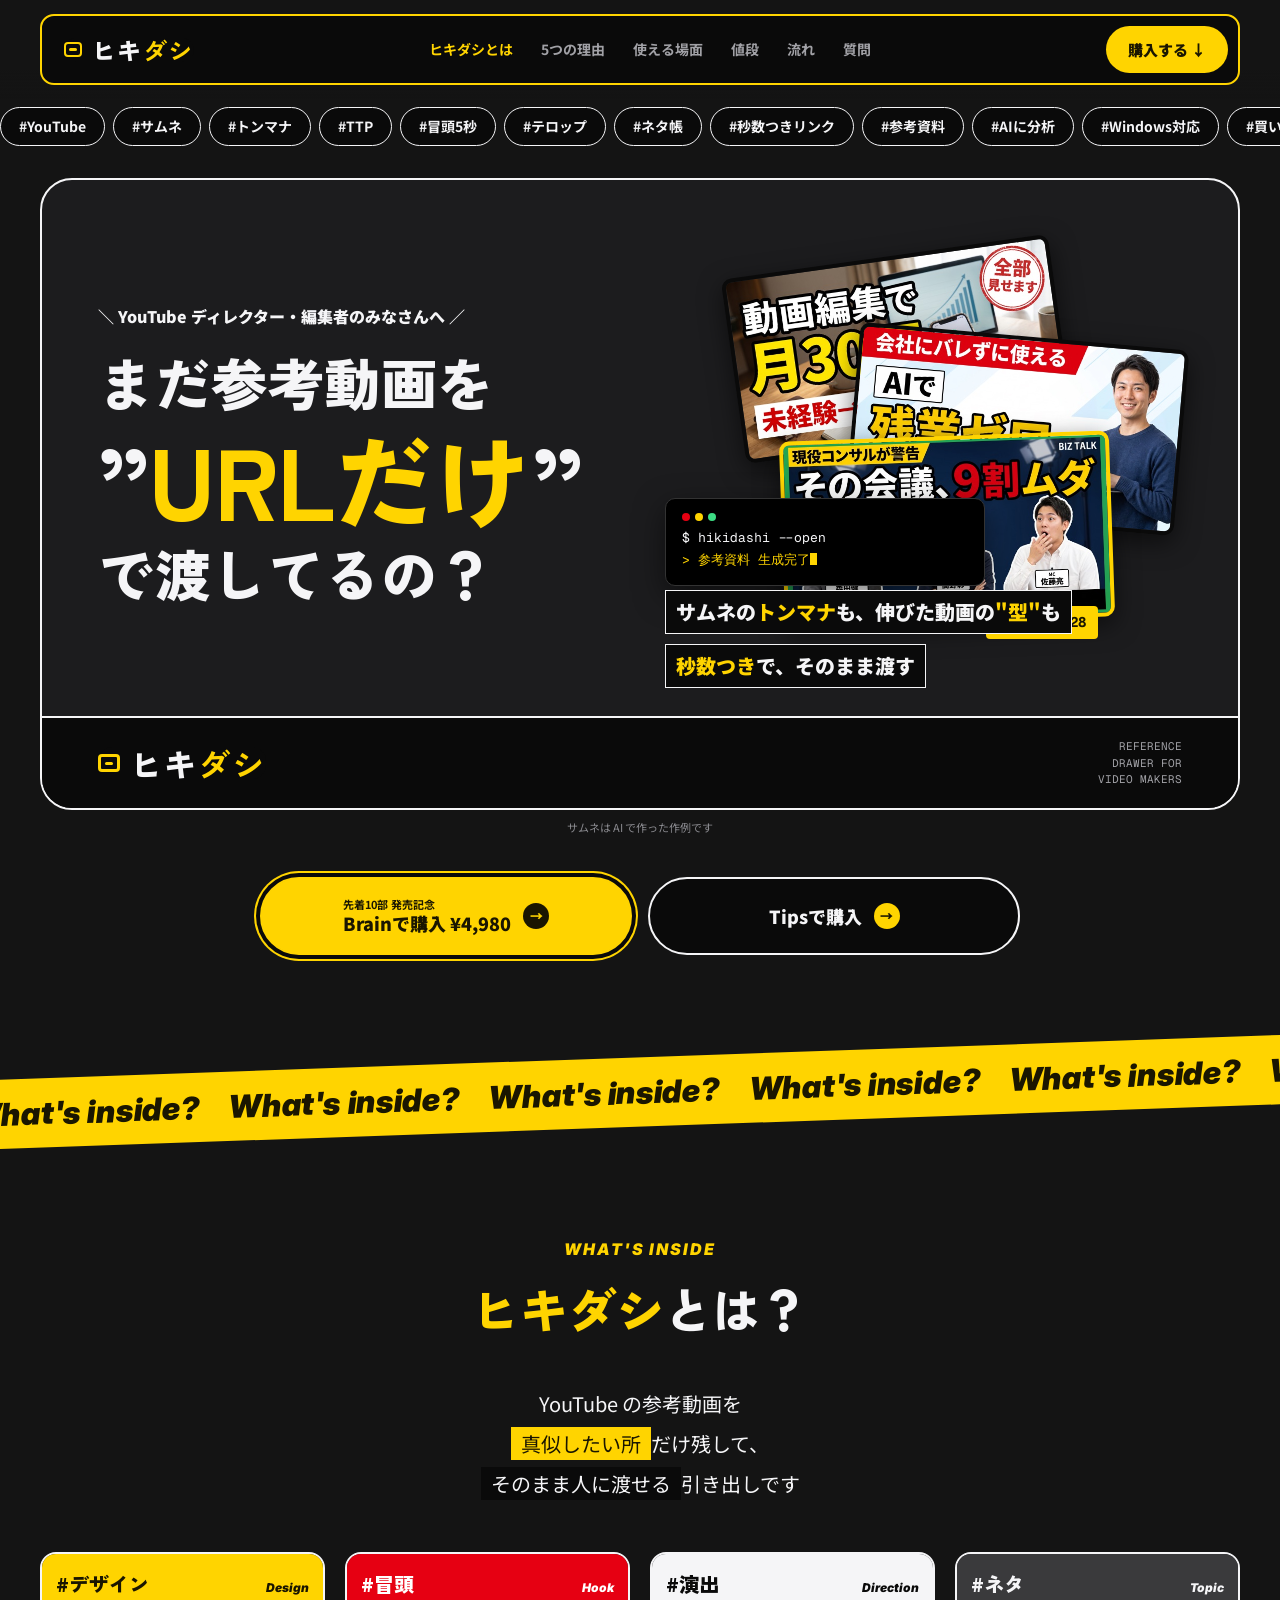
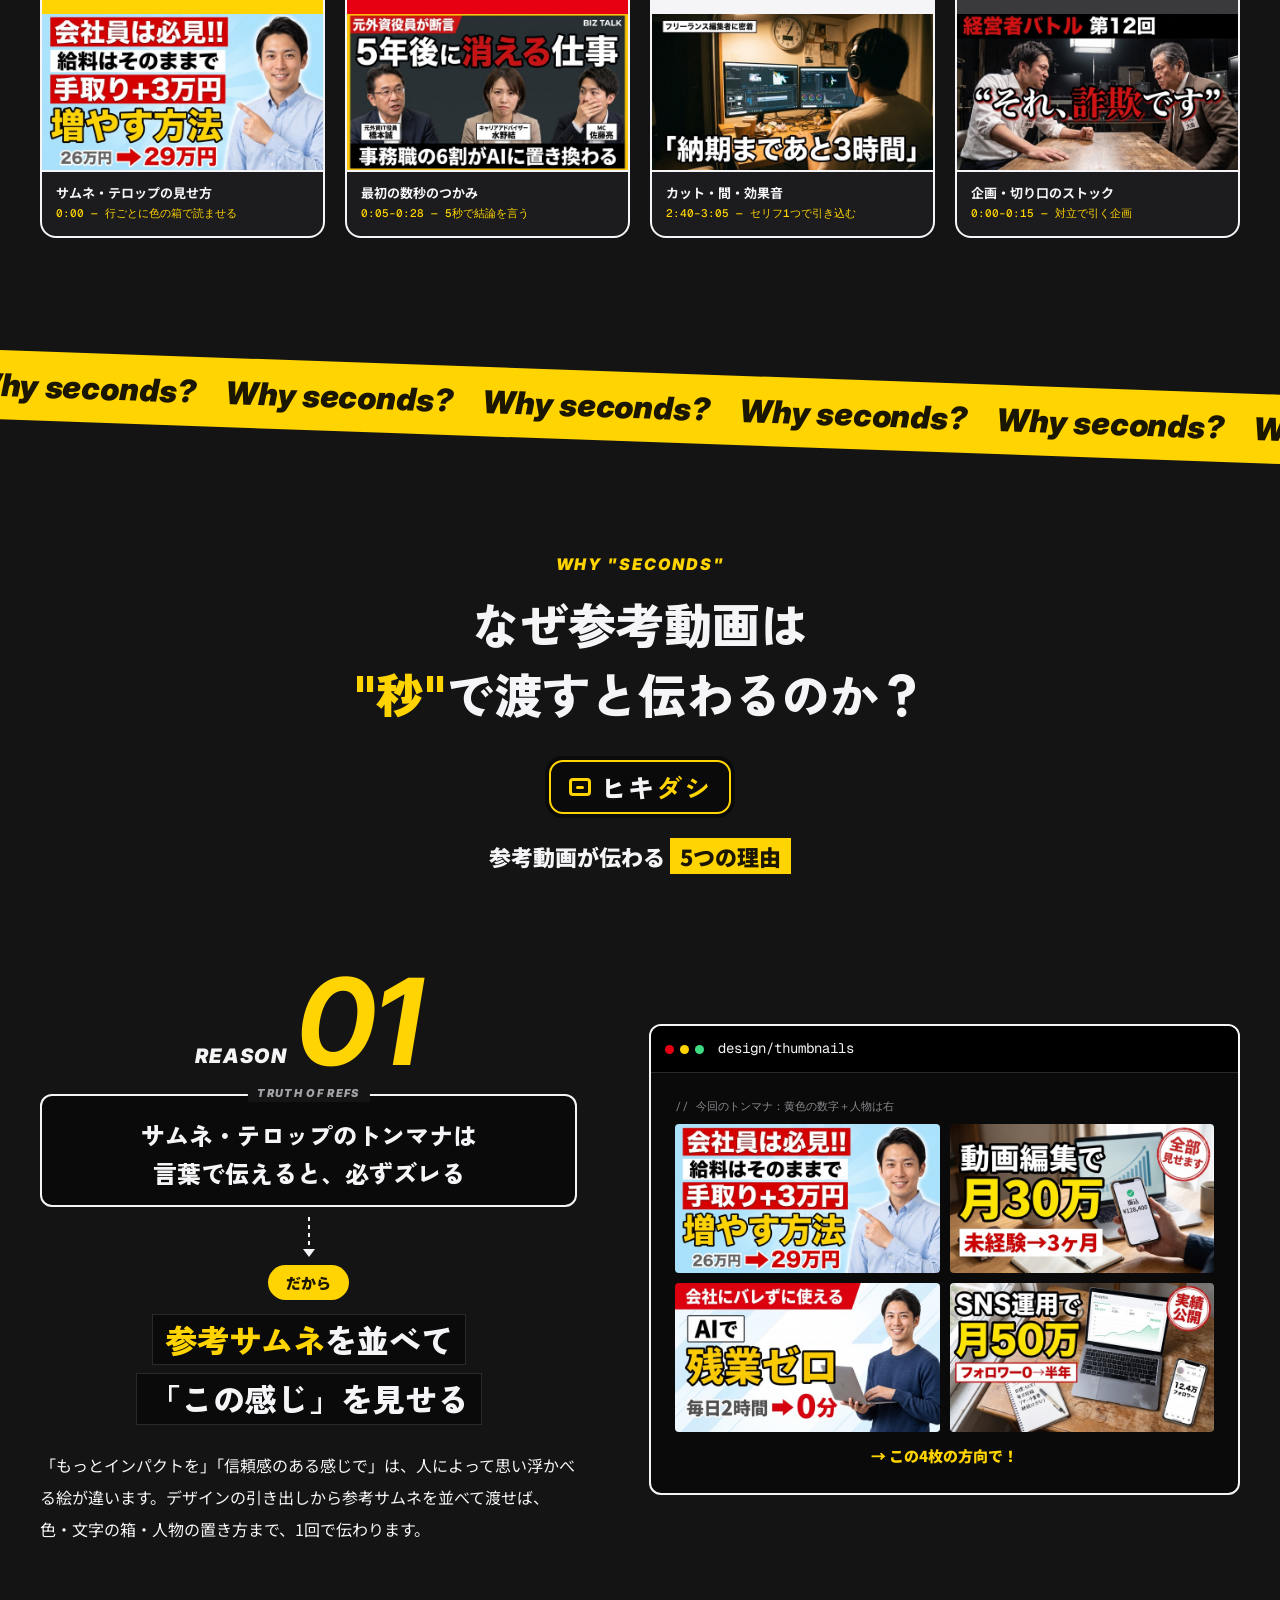
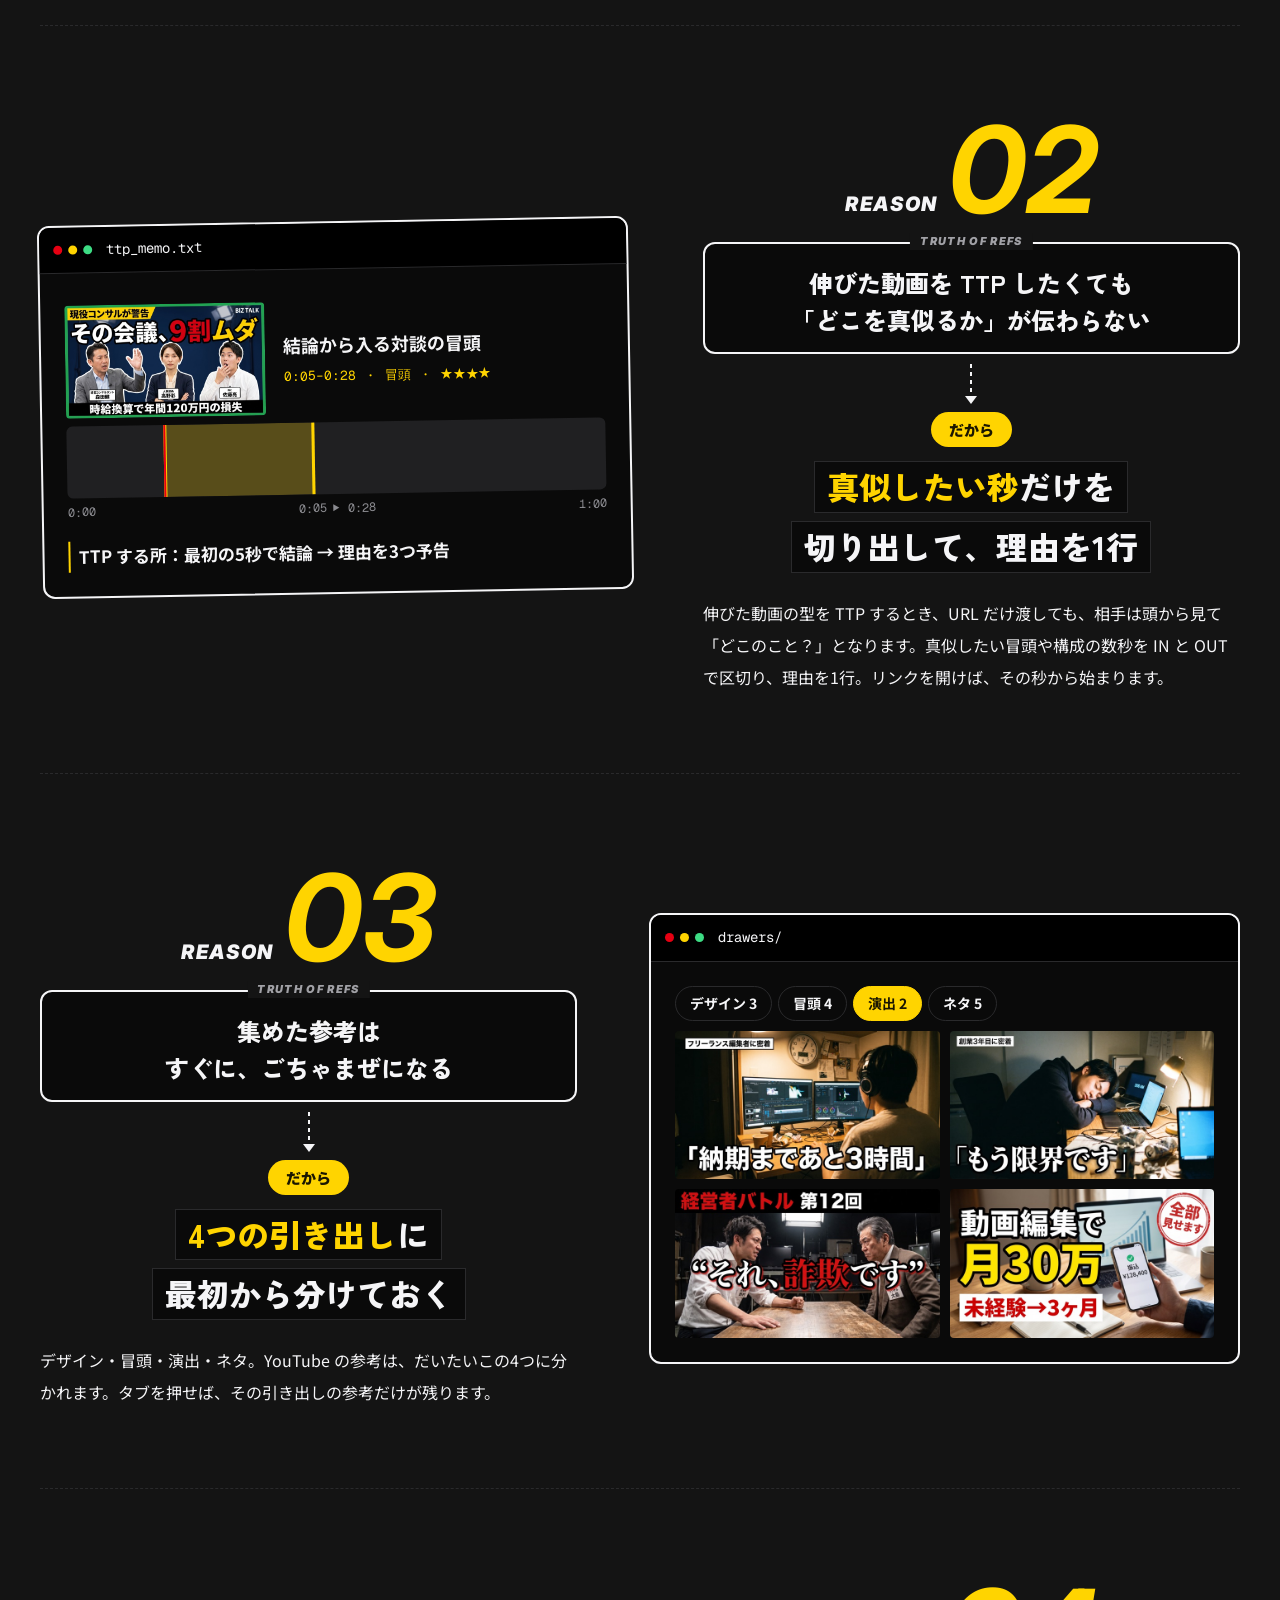
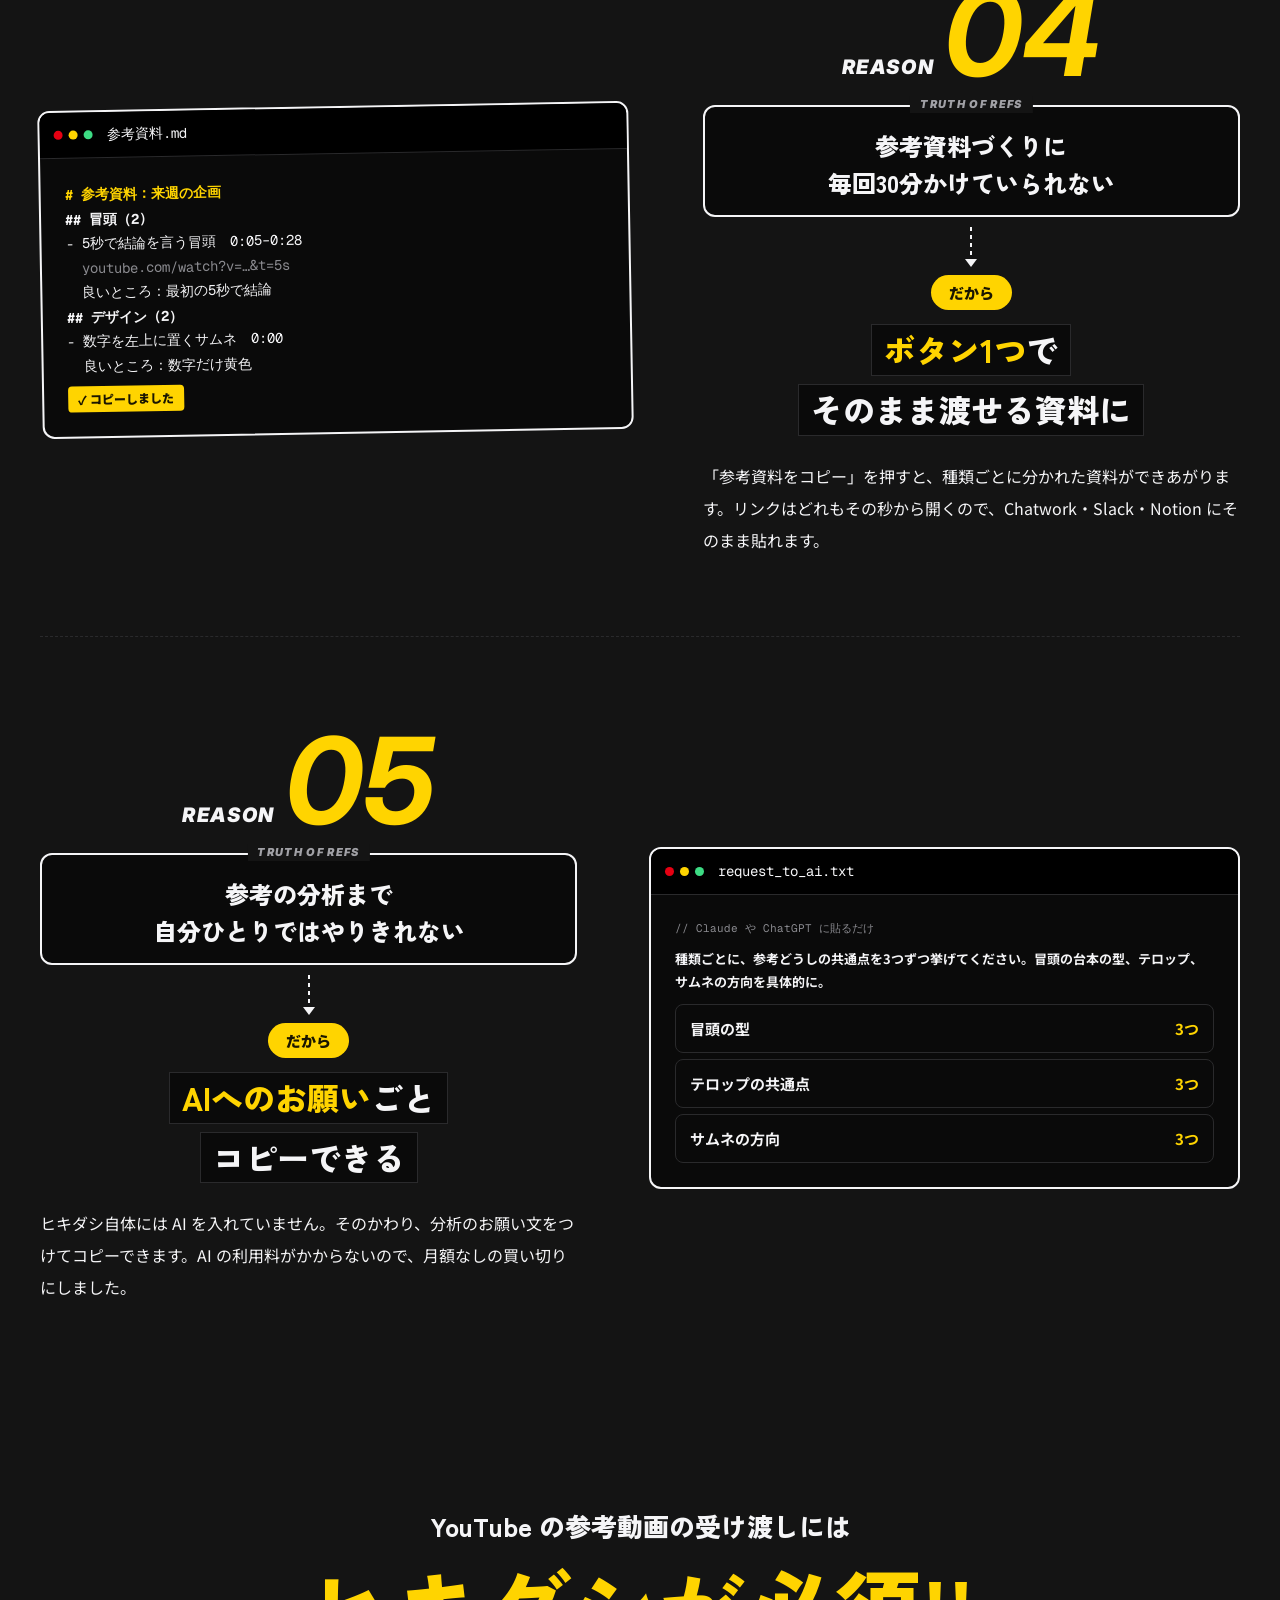
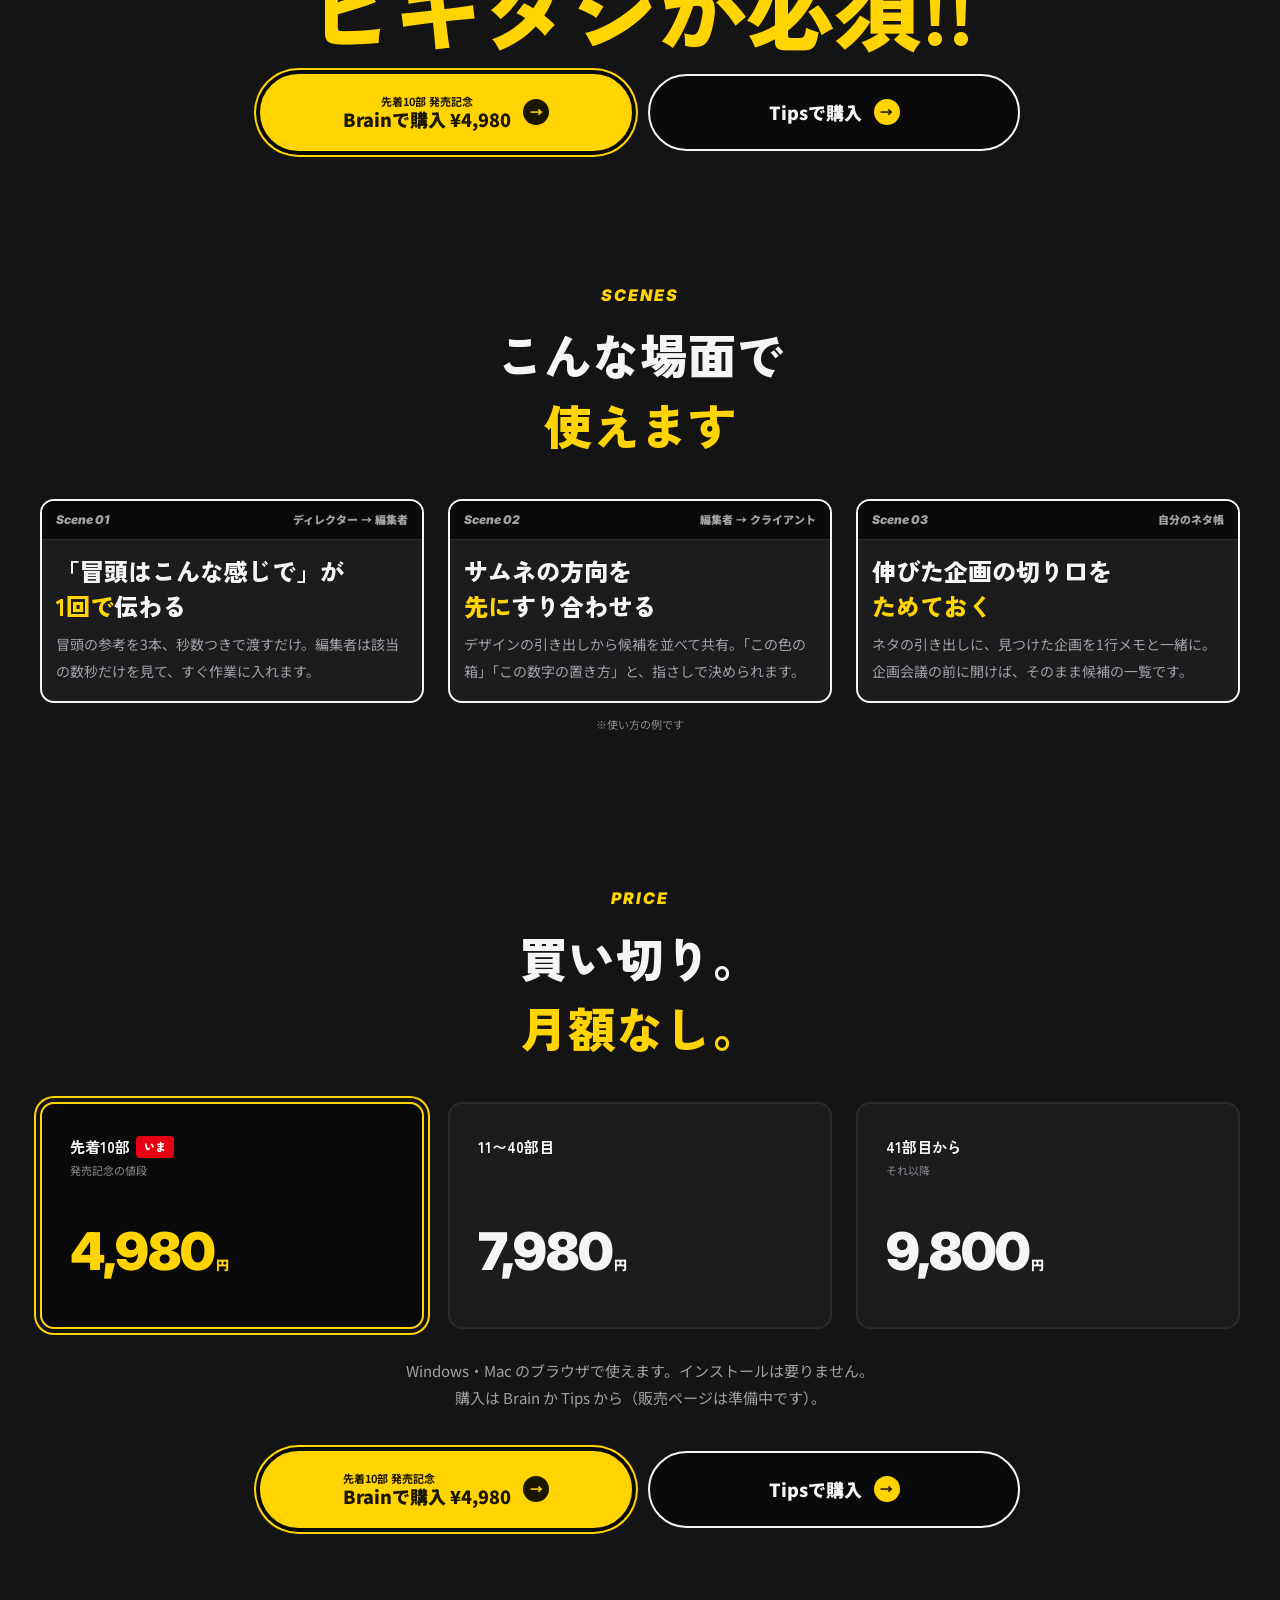
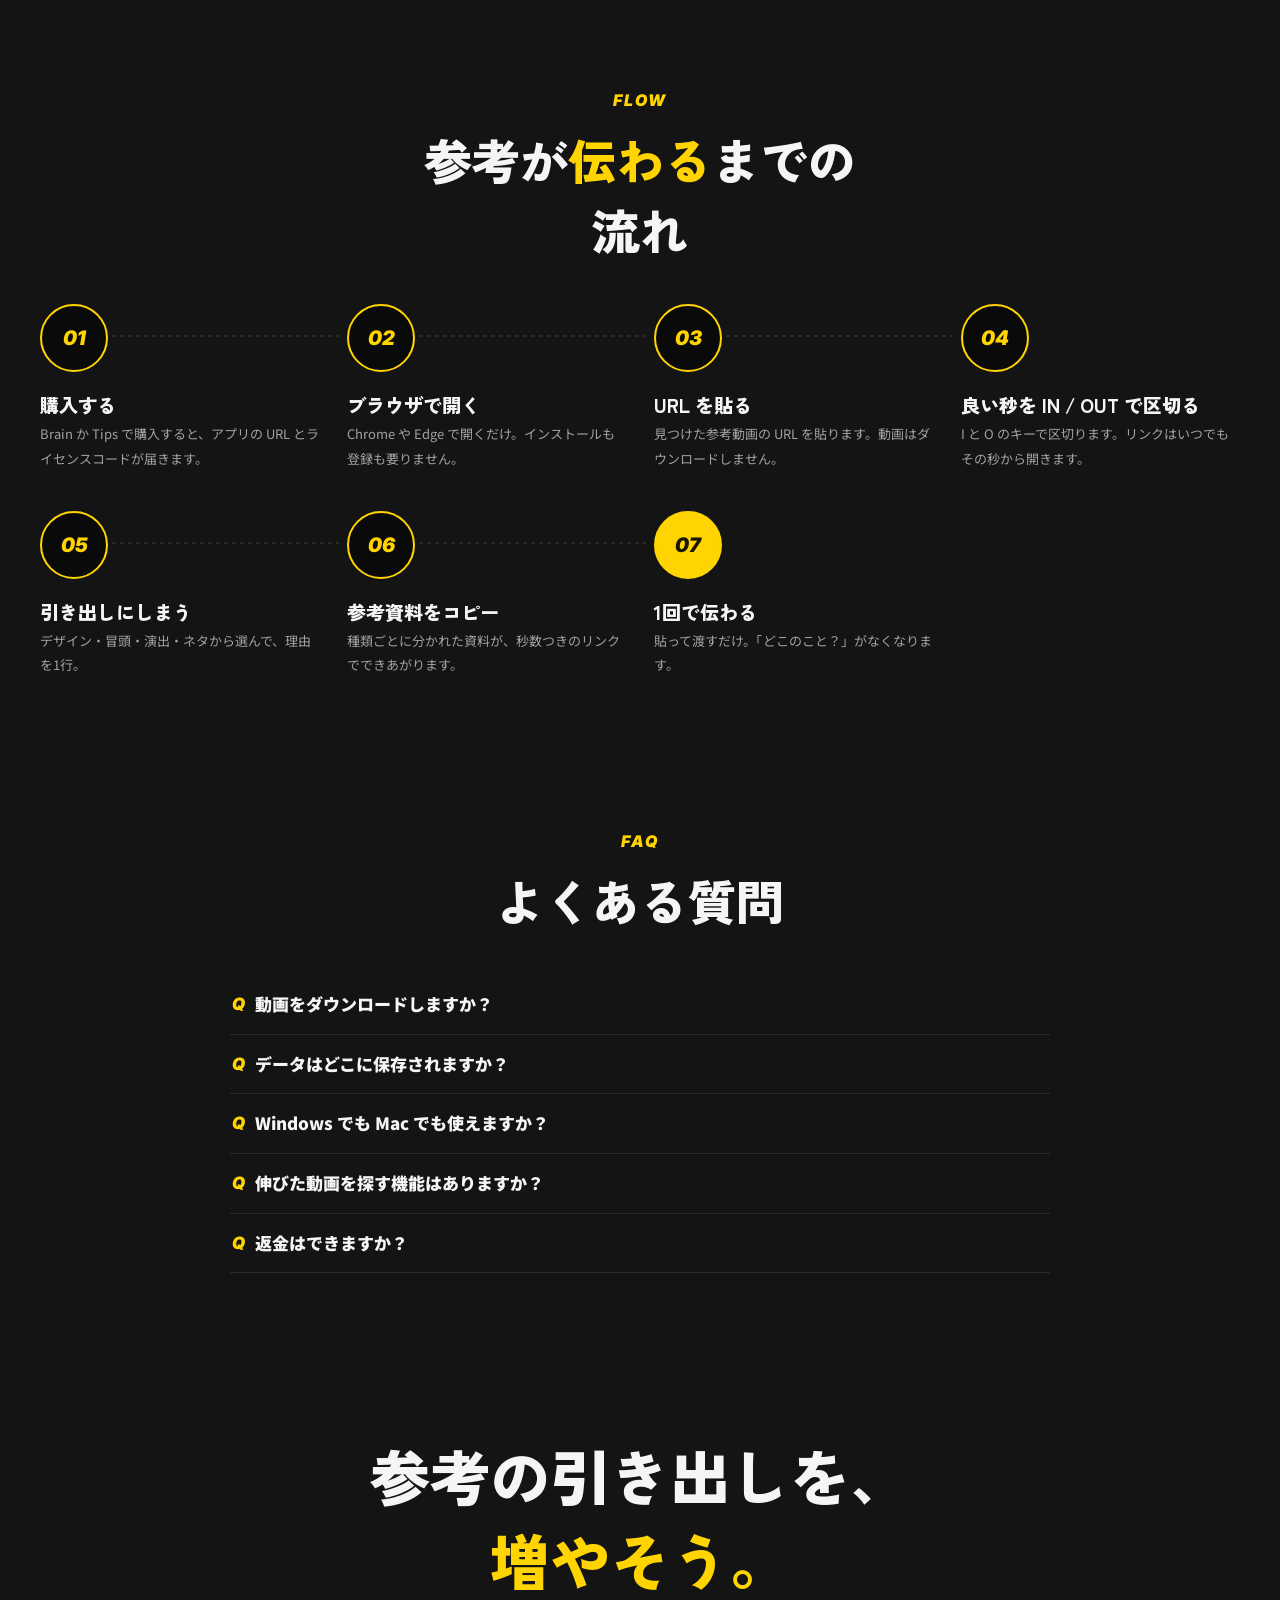
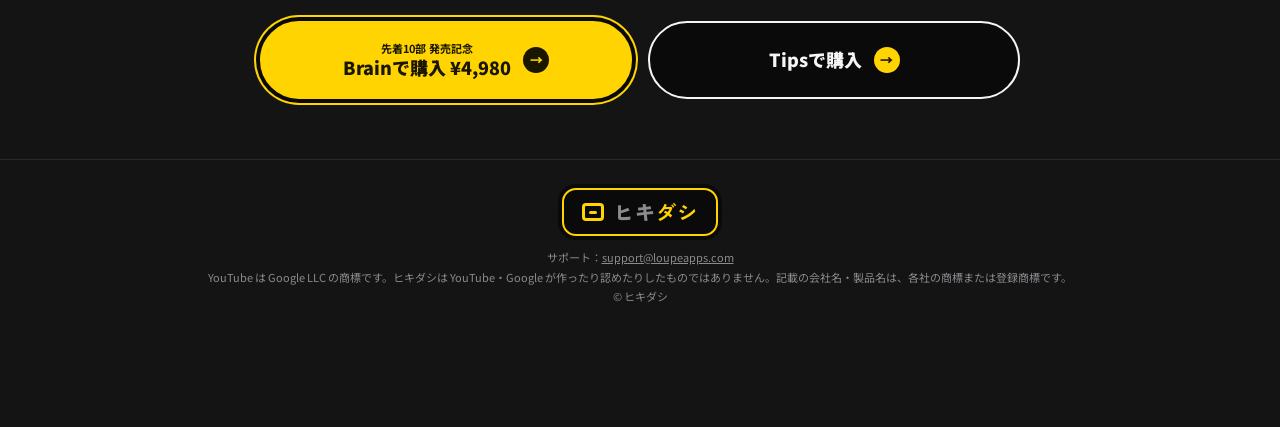
<file: d.html>
<!doctype html>
<html lang="ja">
<head>
<meta charset="utf-8">
<link rel="icon" href="assets/favicon.svg" type="image/svg+xml">
<meta name="viewport" content="width=device-width,initial-scale=1">
<meta name="robots" content="noindex">
<title>ヒキダシ — YouTube の参考動画を、秒で渡す。（案D）</title>
<link rel="preconnect" href="https://fonts.googleapis.com">
<link rel="preconnect" href="https://fonts.gstatic.com" crossorigin>
<link href="https://fonts.googleapis.com/css2?family=Inter:ital,wght@0,800;0,900;1,800;1,900&family=Geist+Mono:wght@500;700&family=Noto+Sans+JP:wght@500;700;900&family=Zen+Kaku+Gothic+New:wght@700;900&display=swap" rel="stylesheet">
<style>
:root{
  --ink:#0A0A0A; --plane:#141414; --plane-2:#1C1C1E; --line:#2A2A2C;
  --text:#F5F5F7; --text-2:#A1A1A6; --text-3:#8A8A8F;
  --yellow:#FFD400; --yellow-ink:#1A1600; --red:#E60012;
  --display:"Zen Kaku Gothic New","Hiragino Sans",sans-serif;
  --body:"Noto Sans JP","Hiragino Sans",sans-serif;
  --mono:"Geist Mono",ui-monospace,monospace;
  --latin:Inter,"Noto Sans JP",sans-serif;
  --ease:cubic-bezier(.16,1,.3,1);
  --grid:linear-gradient(rgba(255,255,255,.045) 1px,transparent 1px) 0 0/24px 24px,
         linear-gradient(90deg,rgba(255,255,255,.045) 1px,transparent 1px) 0 0/24px 24px;
}
*{box-sizing:border-box;margin:0;padding:0}
html{scroll-behavior:smooth}
body{background:var(--ink);background-image:var(--grid);color:var(--text);font-family:var(--body);line-height:1.8;-webkit-font-smoothing:antialiased}
img{display:block;max-width:100%}
a{color:inherit}
em{font-style:normal}

/* ---------- 3 columns ---------- */
.shell{display:grid;grid-template-columns:1fr minmax(0,460px) 1fr;min-height:100vh}
.side{position:sticky;top:0;height:100vh;display:flex;flex-direction:column;justify-content:center;padding:32px}
.side-l{align-items:flex-end}
.side-l .inner{width:min(300px,100%);display:grid;gap:22px}
.side-r{align-items:flex-start}
.col{background:var(--plane);background-image:var(--grid);border-left:1px solid var(--line);border-right:1px solid var(--line);min-width:0}

.logo{display:inline-flex;align-items:center;gap:10px;background:var(--ink);border:2px solid var(--yellow);border-radius:14px;padding:12px 18px;font-family:var(--display);font-weight:900;font-size:28px;letter-spacing:.06em;line-height:1;box-shadow:0 0 0 4px var(--ink)}
.logo i{display:inline-block;width:22px;height:18px;border:3px solid var(--yellow);border-radius:4px;position:relative}
.logo i::after{content:"";position:absolute;left:50%;top:5px;width:8px;height:3px;margin-left:-4px;background:var(--yellow);border-radius:2px}
.logo b{color:var(--yellow)}
.side-catch{font-family:var(--display);font-weight:900;font-size:17px;line-height:1.6;text-align:right}
.side-catch em{color:var(--yellow)}

.drawers{display:grid;grid-template-columns:repeat(4,1fr);gap:8px}
.drawer{background:var(--plane-2);border:1.5px solid var(--line);border-radius:8px;padding:8px 4px 6px;text-align:center;font-size:11px;font-weight:700;color:var(--text-2);animation:bob 3s ease-in-out infinite}
.drawer:nth-child(2){animation-delay:.4s}.drawer:nth-child(3){animation-delay:.8s}.drawer:nth-child(4){animation-delay:1.2s}
.drawer span{display:block;height:6px;width:40%;margin:0 auto 6px;border-radius:3px;background:var(--yellow)}
@keyframes bob{50%{transform:translateY(-4px)}}

.btn{display:flex;align-items:center;justify-content:center;gap:12px;width:100%;border-radius:999px;padding:14px 22px;font-weight:900;text-decoration:none;line-height:1.3;transition:transform .2s var(--ease)}
.btn:hover{transform:translateY(-2px)}
.btn small{display:block;font-size:11px;font-weight:700}
.btn-y{background:var(--yellow);color:var(--yellow-ink);border:2px solid var(--yellow);box-shadow:0 0 0 4px var(--ink),0 0 0 6px var(--yellow)}
.btn-d{background:var(--ink);color:var(--text);border:2px solid var(--text)}
.btn .arw{flex:none;width:26px;height:26px;border-radius:50%;background:var(--yellow-ink);color:var(--yellow);display:grid;place-items:center;font-size:13px}
.btn-d .arw{background:var(--yellow);color:var(--yellow-ink)}
.note{font-size:11px;color:var(--text-3);text-align:center}

.index h2{font-family:var(--latin);font-style:italic;font-weight:900;font-size:26px;letter-spacing:.02em;margin-bottom:14px}
.index ol{list-style:none;display:grid;gap:10px}
.index a{display:flex;gap:12px;text-decoration:none;font-size:13px;font-weight:700;color:var(--text-3);transition:color .2s}
.index a span{font-family:var(--mono);font-size:10px;padding-top:3px}
.index a.on{color:var(--text)}
.index a.on span{color:var(--yellow)}

/* ---------- center column ---------- */
.hdr{position:sticky;top:0;z-index:5;padding:12px 14px;background:linear-gradient(var(--plane) 70%,transparent)}
.hdr-in{display:flex;justify-content:space-between;align-items:center;background:var(--ink);border:2px solid var(--yellow);border-radius:14px;padding:8px 8px 8px 16px}
.hdr .logo{border:0;padding:0;font-size:20px;box-shadow:none}
.hdr .logo i{width:18px;height:15px;border-width:2.5px}
.hdr .logo i::after{top:4px}
.hdr a.buy{background:var(--yellow);color:var(--yellow-ink);font-weight:900;font-size:13px;text-decoration:none;border-radius:999px;padding:7px 16px}

.marquee{overflow:hidden;padding:6px 0 14px}
.marquee .track{display:flex;gap:8px;width:max-content;animation:marquee 40s linear infinite}
.marquee.rev .track{animation-direction:reverse}
.chip{white-space:nowrap;border:1.5px solid var(--text);border-radius:999px;padding:4px 14px;font-size:12px;font-weight:700;background:var(--ink)}
@keyframes marquee{to{transform:translateX(-50%)}}

.word-band{overflow:hidden;background:var(--yellow);color:var(--yellow-ink);padding:6px 0;margin:56px 0 0;transform:rotate(-2deg) scale(1.05)}
.word-band .track{display:flex;gap:28px;width:max-content;animation:marquee 26s linear infinite;font-family:var(--latin);font-style:italic;font-weight:900;font-size:20px}

section{padding:56px 18px 24px;scroll-margin-top:72px}
.eyebrow{display:block;text-align:center;font-family:var(--latin);font-style:italic;font-weight:900;font-size:14px;letter-spacing:.12em;color:var(--yellow)}
h2.h{font-family:var(--display);font-weight:900;font-size:28px;line-height:1.45;text-align:center;margin:8px 0 24px}
h2.h em{color:var(--yellow)}
.box{display:inline;background:var(--ink);color:var(--text);padding:2px 10px;box-decoration-break:clone;-webkit-box-decoration-break:clone;line-height:2}
.box.y{background:var(--yellow);color:var(--yellow-ink)}
.box.r{background:var(--red);color:#fff}
p.lead{font-size:15px;line-height:2;color:var(--text)}

/* FV */
.fv{padding:4px 14px 0}
.fv-card{position:relative;border:2px solid var(--text);border-radius:22px;background:var(--plane-2);background-image:var(--grid);padding:22px 18px 0;overflow:hidden}
.fv-pre{text-align:center;font-weight:900;font-size:13px}
.fv h1{font-family:var(--display);font-weight:900;font-size:34px;line-height:1.35;margin:10px 0 16px;letter-spacing:.01em}
.fv h1 .big{display:block;font-size:56px;line-height:1.15;color:var(--yellow);letter-spacing:-.01em}
.fv h1 .big q{quotes:"\201D" "\201D"}
.fv h1 .big q::before,.fv h1 .big q::after{color:var(--text)}
.fv-stage{position:relative;height:260px;margin:0 -18px}
.term{position:absolute;left:16px;top:6px;z-index:2;width:228px;background:#000;border:1.5px solid #333;border-radius:10px;padding:10px 12px;font-family:var(--mono);font-size:11px;line-height:1.7;box-shadow:0 10px 30px rgba(0,0,0,.5)}
.term .dots{display:flex;gap:5px;margin-bottom:6px}
.term .dots i{width:8px;height:8px;border-radius:50%;background:var(--red)}
.term .dots i:nth-child(2){background:var(--yellow)}.term .dots i:nth-child(3){background:#3DDC84}
.term .ok{color:var(--yellow)}
.cur{display:inline-block;width:7px;height:12px;background:var(--yellow);vertical-align:-1px;animation:blink 1s steps(1) infinite}
@keyframes blink{50%{opacity:0}}
.fan{position:absolute;right:-6px;bottom:44px;width:250px;height:190px}
.fan img{position:absolute;width:190px;aspect-ratio:16/9;object-fit:cover;border:3px solid var(--ink);border-radius:8px;box-shadow:0 8px 24px rgba(0,0,0,.55)}
.fan img:nth-child(1){right:40px;top:0;transform:rotate(-8deg)}
.fan img:nth-child(2){right:4px;top:44px;transform:rotate(5deg)}
.fan img:nth-child(3){right:30px;top:96px;transform:rotate(-2deg);border-color:var(--yellow);animation:float 4s ease-in-out infinite}
.fan .tc{position:absolute;right:38px;top:178px;z-index:3;background:var(--yellow);color:var(--yellow-ink);font-family:var(--mono);font-weight:700;font-size:11px;padding:2px 8px;border-radius:4px}
@keyframes float{50%{transform:rotate(-2deg) translateY(-6px)}}
.fv-tags{position:absolute;left:16px;bottom:18px;z-index:3;display:grid;gap:6px;font-weight:900;font-size:16px}
.fv-tags span{width:max-content;background:var(--ink);padding:3px 10px;border:1.5px solid var(--text)}
.fv-tags em{color:var(--yellow)}
.fv-foot{display:flex;justify-content:space-between;align-items:center;background:var(--ink);margin:0 -18px;padding:14px 18px;border-top:2px solid var(--text)}
.fv-foot .logo{border:0;padding:0;font-size:26px;box-shadow:none}
.fv-foot small{font-family:var(--mono);font-size:9px;line-height:1.5;text-align:right;color:var(--text-2)}
.cta{display:grid;gap:16px;padding:28px 14px 8px}

/* about cards */
.swipe{display:flex;gap:12px;overflow-x:auto;scroll-snap-type:x mandatory;padding:6px 18px 14px;margin:0 -18px;scrollbar-width:none}
.swipe::-webkit-scrollbar{display:none}
.kcard{flex:none;width:76%;scroll-snap-align:center;border:2px solid var(--text);border-radius:16px;overflow:hidden;background:var(--plane-2)}
.kcard header{padding:12px 14px;font-family:var(--display);font-weight:900;font-size:20px;background:var(--yellow);color:var(--yellow-ink);display:flex;justify-content:space-between;align-items:baseline}
.kcard header small{font-family:var(--latin);font-style:italic;font-size:12px}
.kcard:nth-child(2) header{background:var(--red);color:#fff}
.kcard:nth-child(3) header{background:var(--text);color:var(--ink)}
.kcard:nth-child(4) header{background:#3A3A3C;color:var(--text)}
.kcard img{aspect-ratio:16/9;object-fit:cover;width:100%;border-bottom:2px solid var(--text)}
.kcard p{padding:10px 14px 14px;font-size:13px;font-weight:700;line-height:1.7}
.kcard p span{display:block;font-family:var(--mono);font-size:11px;color:var(--yellow);font-weight:500}
.swipe-hint{text-align:center;font-size:11px;color:var(--text-3)}

/* promises */
.why-mark{display:flex;justify-content:center;margin:-8px 0 8px}
.why-mark .logo{font-size:20px}
.promise{padding:44px 0 36px;border-bottom:1px dashed var(--line)}
.promise:last-child{border-bottom:0}
.pnum{display:flex;align-items:flex-end;justify-content:center;gap:10px;font-family:var(--latin);font-style:italic;font-weight:900;line-height:.8}
.pnum small{font-size:16px;letter-spacing:.08em;padding-bottom:6px}
.pnum b{font-size:84px;color:var(--yellow);-webkit-text-stroke:0}
.habit{position:relative;margin:18px 6px 0;border:2px solid var(--text);border-radius:12px;background:var(--ink);padding:20px 14px 14px;text-align:center;font-family:var(--display);font-weight:900;font-size:19px;line-height:1.55}
.habit::before{content:"TRUTH OF REFS";position:absolute;left:50%;top:-11px;transform:translateX(-50%);background:var(--plane);padding:0 10px;font-family:var(--latin);font-style:italic;font-size:11px;letter-spacing:.12em;color:var(--text-2)}
.down{width:2px;height:40px;margin:10px auto 0;background:repeating-linear-gradient(var(--text) 0 4px,transparent 4px 8px);position:relative;animation:dash 1s linear infinite}
.down::after{content:"";position:absolute;left:-5px;bottom:-6px;border:6px solid transparent;border-top:8px solid var(--text)}
@keyframes dash{to{background-position:0 8px}}
.dakara{display:block;width:max-content;margin:8px auto 14px;background:var(--yellow);color:var(--yellow-ink);font-weight:900;font-size:15px;border-radius:999px;padding:4px 18px}
.answer{text-align:center;font-family:var(--display);font-weight:900;font-size:24px;line-height:1.3;display:grid;gap:8px;justify-items:center}
.answer span{background:var(--ink);padding:4px 12px;border:1.5px solid var(--line)}
.answer em{color:var(--yellow)}
.win{margin:22px 4px 18px;border:2px solid var(--text);border-radius:12px;overflow:hidden;background:var(--ink)}
.win-bar{display:flex;align-items:center;gap:6px;padding:8px 12px;background:#000;border-bottom:1.5px solid var(--line);font-family:var(--mono);font-size:12px}
.win-bar i{width:9px;height:9px;border-radius:50%;background:var(--red)}
.win-bar i:nth-child(2){background:var(--yellow)}.win-bar i:nth-child(3){background:#3DDC84;margin-right:8px}
.win-body{padding:14px;font-size:13px;background-image:var(--grid)}
.win-body .cm{font-family:var(--mono);color:var(--text-3);font-size:11px;margin-bottom:8px}
.win .done{margin-top:10px;text-align:center;font-weight:900;color:var(--yellow)}
.sm{font-size:11px;color:var(--text-3)}

/* window contents */
.tl{position:relative;height:42px;border-radius:6px;background:#202022;margin:8px 0 4px;overflow:hidden}
.tl .rng{position:absolute;left:18%;width:28%;top:0;bottom:0;background:rgba(255,212,0,.25);border-left:3px solid var(--yellow);border-right:3px solid var(--yellow)}
.tl .ph{position:absolute;top:0;bottom:0;width:2px;background:var(--red);left:18%;animation:play 2.8s linear infinite}
@keyframes play{to{left:46%}}
.tl-lbl{display:flex;justify-content:space-between;font-family:var(--mono);font-size:10px;color:var(--text-3)}
.memo{display:grid;grid-template-columns:96px 1fr;gap:10px;align-items:center;margin-top:8px}
.memo img{border-radius:4px;aspect-ratio:16/9;object-fit:cover}
.memo b{display:block;font-size:13px}
.memo code{font-family:var(--mono);font-size:11px;color:var(--yellow)}
.typing{border-left:2px solid var(--yellow);padding-left:8px;margin-top:10px;font-weight:700}
.dtabs{display:flex;flex-wrap:wrap;gap:6px;margin-bottom:10px}
.dtabs span{border:1.5px solid var(--line);border-radius:999px;padding:2px 10px;font-size:12px;font-weight:700}
.dtabs span.on{background:var(--yellow);border-color:var(--yellow);color:var(--yellow-ink)}
.dgrid{display:grid;grid-template-columns:1fr 1fr;gap:6px}
.dgrid img{border-radius:4px;aspect-ratio:16/9;object-fit:cover}
.md{font-family:var(--mono);font-size:11.5px;line-height:1.75;white-space:pre-wrap;word-break:break-all}
.md .h1{color:var(--yellow);font-weight:700}
.md .h2{color:var(--text);font-weight:700}
.md .u{color:var(--text-3)}
.copied{display:inline-block;margin-top:8px;background:var(--yellow);color:var(--yellow-ink);font-weight:900;font-size:12px;padding:2px 10px;border-radius:4px}
.ai{display:grid;gap:6px;margin-top:10px}
.ai span{border:1.5px solid var(--line);border-radius:8px;padding:6px 10px;font-size:12px;font-weight:700;display:flex;justify-content:space-between}
.ai span b{color:var(--yellow)}

.must{text-align:center;padding:40px 14px 10px}
.must p{font-family:var(--display);font-weight:900;font-size:18px}
.must strong{display:block;font-family:var(--display);font-weight:900;font-size:44px;line-height:1.2;color:var(--yellow);margin:4px 0 14px}

/* scenes */
.scenes{display:grid;gap:16px}
.scene{border:2px solid var(--text);border-radius:14px;background:var(--plane-2);overflow:hidden}
.scene .top{display:flex;justify-content:space-between;align-items:center;padding:8px 14px;background:var(--ink);border-bottom:1.5px solid var(--line);font-family:var(--latin);font-style:italic;font-weight:900;font-size:12px;color:var(--text-2)}
.scene .top span{font-family:var(--body);font-style:normal;font-size:11px}
.scene h3{padding:14px 14px 0;font-family:var(--display);font-weight:900;font-size:21px;line-height:1.45}
.scene h3 em{color:var(--yellow)}
.scene p{padding:8px 14px 16px;font-size:13px;color:var(--text-2);line-height:1.9}

/* price */
.tiers{display:grid;gap:12px}
.tier{display:flex;justify-content:space-between;align-items:center;border:2px solid var(--line);border-radius:14px;padding:14px 16px;background:var(--plane-2)}
.tier.now{border-color:var(--yellow);background:var(--ink);box-shadow:0 0 0 4px var(--plane),0 0 0 6px var(--yellow)}
.tier b{font-family:var(--display);font-size:15px}
.tier small{display:block;font-size:11px;color:var(--text-3)}
.tier .yen{font-family:var(--latin);font-weight:900;font-size:30px;letter-spacing:-.02em}
.tier.now .yen{color:var(--yellow)}
.tier .yen span{font-family:var(--body);font-size:13px;margin-left:2px}
.badge{display:inline-block;background:var(--red);color:#fff;font-size:11px;font-weight:900;padding:1px 8px;border-radius:4px;margin-left:6px;vertical-align:2px}
.price-note{margin-top:14px;font-size:13px;color:var(--text-2);text-align:center}

/* flow */
.flow{list-style:none;counter-reset:f;display:grid;gap:0}
.flow li{position:relative;display:grid;grid-template-columns:48px 1fr;gap:12px;padding-bottom:20px}
.flow li::before{counter-increment:f;content:counter(f,decimal-leading-zero);display:grid;place-items:center;width:48px;height:48px;border-radius:50%;background:var(--ink);border:2px solid var(--yellow);font-family:var(--latin);font-style:italic;font-weight:900;font-size:16px;color:var(--yellow)}
.flow li::after{content:"";position:absolute;left:23px;top:50px;bottom:2px;width:2px;background:repeating-linear-gradient(var(--line) 0 4px,transparent 4px 8px)}
.flow li:last-child::after{display:none}
.flow li:last-child::before{background:var(--yellow);color:var(--yellow-ink)}
.flow b{display:block;font-family:var(--display);font-weight:900;font-size:17px;padding-top:10px}
.flow p{font-size:13px;color:var(--text-2);line-height:1.85}

/* faq */
details{border-bottom:1px solid var(--line);padding:14px 2px}
summary{list-style:none;cursor:pointer;font-weight:900;font-size:15px;display:flex;gap:10px}
summary::-webkit-details-marker{display:none}
summary::before{content:"Q";font-family:var(--latin);font-style:italic;color:var(--yellow)}
details p{margin-top:8px;padding-left:22px;font-size:13px;color:var(--text-2)}

.last{text-align:center;padding:56px 14px 30px}
.last h2{font-family:var(--display);font-weight:900;font-size:30px;line-height:1.4;margin-bottom:20px}
.last h2 em{color:var(--yellow)}
footer{padding:28px 18px 120px;text-align:center;font-size:11px;color:var(--text-3);border-top:1px solid var(--line)}
footer .logo{font-size:20px;margin-bottom:12px}

.mbar{display:none}

/* reveal */
.js .rv{opacity:0;transform:translateY(18px);transition:opacity .7s var(--ease),transform .7s var(--ease)}
.js .rv.in{opacity:1;transform:none}

@media (max-width:1000px){
  .shell{grid-template-columns:minmax(0,1fr) minmax(0,460px) minmax(0,1fr)}
  .side-r{display:none}
  .shell{grid-template-columns:minmax(0,1fr) minmax(0,460px)}
}
@media (max-width:760px){
  .shell{display:block}
  .side{display:none}
  .col{border:0}
  .mbar{display:flex;position:fixed;left:0;right:0;bottom:0;z-index:9;gap:8px;padding:10px 12px calc(10px + env(safe-area-inset-bottom));background:linear-gradient(transparent,var(--ink) 30%)}
  .mbar .btn{width:auto;flex:1 1 0;min-width:0;padding:12px 14px;font-size:14px;box-shadow:none}
}
@media (prefers-reduced-motion:reduce){
  *,*::before,*::after{animation:none!important;transition:none!important}
  .js .rv{opacity:1;transform:none}
}

/* ===== 案C: PC layout ===== */
html,body{overflow-x:clip}
.shell{display:block}
.col{border:0;max-width:520px;margin:0 auto}
.hnav{display:none}
.hnav a.on{color:var(--yellow)}
@media (min-width:1000px){
  body{background:var(--plane);background-image:var(--grid)}
  .col{max-width:none;background:none}
  .hdr{padding:14px 40px}
  .hdr-in{max-width:1200px;margin:0 auto;padding:10px 10px 10px 22px}
  .hdr .logo{font-size:24px}
  .hnav{display:flex;gap:28px;font-size:14px;font-weight:700}
  .hnav a{text-decoration:none;color:var(--text-2);transition:color .2s}
  .hnav a:hover{color:var(--text)}
  .hdr a.buy{font-size:15px;padding:10px 22px}
  .marquee{padding:8px 0 24px}
  .chip{font-size:14px;padding:6px 18px}
  .fv,section,.must,.last{max-width:1280px;margin-left:auto;margin-right:auto}
  .fv{padding:8px 40px 0}
  .fv-card{display:grid;grid-template-columns:1.05fr 1fr;column-gap:24px;padding:56px 56px 0;border-radius:32px}
  .fv-pre{grid-column:1;text-align:left;font-size:16px;align-self:end}
  .fv h1{grid-column:1;font-size:56px;margin:14px 0 40px}
  .fv h1 .big{font-size:100px;white-space:nowrap}
  .fv-stage{grid-column:2;grid-row:1/3;height:auto;min-height:480px;margin:0}
  .term{left:0;top:auto;bottom:130px;width:320px;font-size:13px;padding:14px 16px}
  .fan{right:0;top:20px;bottom:auto;width:520px;height:400px}
  .fan img{width:330px;border-width:4px;border-radius:10px}
  .fan img:nth-child(1){right:120px;top:0}
  .fan img:nth-child(2){right:0;top:80px}
  .fan img:nth-child(3){right:70px;top:180px}
  .fan .tc{right:84px;top:350px;font-size:14px;padding:4px 12px}
  .fv-tags{left:0;bottom:28px;font-size:20px;gap:10px}
  .fv-foot{grid-column:1/-1;margin:0 -56px;padding:20px 56px}
  .fv-foot .logo{font-size:32px}
  .fv-foot small{font-size:11px}
  .cta{grid-template-columns:1fr 1fr;max-width:760px;margin:0 auto;padding:40px 0 8px}
  .btn{padding:18px 26px;font-size:18px}
  .word-band{margin-top:96px}
  .word-band .track{font-size:30px}
  section{padding:110px 40px 40px}
  .eyebrow{font-size:16px}
  h2.h{font-size:48px;margin:10px 0 40px}
  p.lead{font-size:16px}
  #about .lead{font-size:20px;margin-bottom:48px!important}
  .swipe{display:grid;grid-template-columns:repeat(4,1fr);gap:20px;overflow:visible;margin:0;padding:0}
  .kcard{width:auto;transition:transform .3s var(--ease)}
  .kcard:hover{transform:translateY(-6px) rotate(-1deg)}
  .swipe-hint{display:none}
  .why-mark .logo{font-size:26px}
  #why>p{font-size:22px!important}
  .promise{display:grid;grid-template-columns:1fr 1.1fr;column-gap:72px;align-items:center;padding:96px 0 80px}
  .promise>*{grid-column:1}
  .promise>.win{grid-column:2;grid-row:1/span 7;margin:0;transform:rotate(1deg)}
  .promise.flip{grid-template-columns:1.1fr 1fr}
  .promise.flip>*{grid-column:2}
  .promise.flip>.win{grid-column:1;transform:rotate(-1deg)}
  .pnum b{font-size:120px}
  .pnum small{font-size:20px}
  .habit{font-size:24px;margin:24px 0 0}
  .answer{font-size:32px}
  .promise>.lead{margin-top:24px}
  .win-bar{font-size:14px;padding:10px 14px}
  .win-body{padding:24px;font-size:15px}
  .tl{height:72px}
  .tl-lbl{font-size:12px}
  .memo{grid-template-columns:200px 1fr;gap:18px}
  .memo b{font-size:18px}
  .memo code{font-size:13px}
  .typing{font-size:17px;margin-top:18px}
  .dtabs span{font-size:14px;padding:4px 14px}
  .dgrid{gap:10px}
  .md{font-size:14px}
  .ai span{font-size:15px;padding:10px 14px}
  .must{padding:80px 40px 20px}
  .must p{font-size:26px}
  .must strong{font-size:88px}
  .scenes{grid-template-columns:repeat(3,1fr);gap:24px}
  .scene h3{font-size:24px}
  .scene p{font-size:14px}
  .tiers{grid-template-columns:repeat(3,1fr);gap:24px;align-items:stretch}
  .tier{flex-direction:column;align-items:flex-start;gap:24px;padding:28px}
  .tier .yen{font-size:52px}
  .price-note{font-size:15px;margin-top:28px}
  .flow{grid-template-columns:repeat(4,1fr);gap:40px 28px}
  .flow li{grid-template-columns:1fr;gap:6px;padding:0}
  .flow li::before{width:64px;height:64px;font-size:20px}
  .flow li::after{left:72px;right:-20px;top:31px;bottom:auto;width:auto;height:2px;background:repeating-linear-gradient(90deg,var(--line) 0 4px,transparent 4px 8px)}
  .flow li:nth-child(4)::after{display:none}
  .flow b{font-size:19px}
  #faq{max-width:900px}
  summary{font-size:17px}
  details p{font-size:15px}
  .last{padding:120px 40px 60px}
  .last h2{font-size:60px}
  footer{max-width:1280px;margin:0 auto}
}
</style>
</head>
<body>
<div class="shell">

  <!-- center: the LP -->
  <main class="col">
    <div class="hdr"><div class="hdr-in">
      <div class="logo"><i></i><span>ヒキ<b>ダシ</b></span></div>
      <nav class="hnav" aria-label="目次"><a href="#about">ヒキダシとは</a><a href="#why">5つの理由</a><a href="#scenes">使える場面</a><a href="#price">値段</a><a href="#flow">流れ</a><a href="#faq">質問</a></nav>
      <a class="buy" href="#price">購入する ↓</a>
    </div></div>

    <div class="marquee" aria-hidden="true"><div class="track" id="tags"></div></div>

    <div class="fv" id="top">
      <div class="fv-card">
        <p class="fv-pre">＼ YouTube ディレクター・編集者のみなさんへ ／</p>
        <h1>まだ参考動画を<span class="big"><q>URLだけ</q></span>で渡してるの？</h1>
        <div class="fv-stage">
          <div class="term" aria-hidden="true">
            <div class="dots"><i></i><i></i><i></i></div>
            <div>$ hikidashi --open</div>
            <div id="tline">引き出しを開いています...<span class="cur"></span></div>
          </div>
          <div class="fan" aria-hidden="true">
            <img src="assets/thumbs/t04.jpg" alt="">
            <img src="assets/thumbs/t07.jpg" alt="">
            <img src="assets/thumbs/t00.jpg" alt="">
            <span class="tc">0:05 – 0:28</span>
          </div>
          <div class="fv-tags">
            <span>サムネの<em>トンマナ</em>も、伸びた動画の<em>"型"</em>も</span>
            <span><em>秒数つき</em>で、そのまま渡す</span>
          </div>
        </div>
        <div class="fv-foot">
          <div class="logo"><i></i><span>ヒキ<b>ダシ</b></span></div>
          <small>REFERENCE<br>DRAWER FOR<br>VIDEO MAKERS</small>
        </div>
      </div>
      <p class="sm" style="text-align:center;margin-top:8px">サムネは AI で作った作例です</p>
    </div>

    <div class="cta">
      <a class="btn btn-y" href="#price"><span><small>先着10部 発売記念</small>Brainで購入 ¥4,980</span><span class="arw">→</span></a>
      <a class="btn btn-d" href="#price"><span>Tipsで購入</span><span class="arw">→</span></a>
    </div>

    <div class="word-band" aria-hidden="true"><div class="track" id="band1"></div></div>

    <!-- 02 about -->
    <section id="about">
      <span class="eyebrow rv">WHAT'S INSIDE</span>
      <h2 class="h rv"><em>ヒキダシ</em>とは？</h2>
      <p class="lead rv" style="text-align:center;margin-bottom:22px">YouTube の参考動画を<br><span class="box y">真似したい所</span>だけ残して、<br><span class="box">そのまま人に渡せる</span>引き出しです</p>
      <div class="swipe" id="swipe">
        <article class="kcard"><header>#デザイン<small>Design</small></header><img src="assets/thumbs/t01.jpg" alt="" loading="lazy"><p>サムネ・テロップの見せ方<span>0:00 — 行ごとに色の箱で読ませる</span></p></article>
        <article class="kcard"><header>#冒頭<small>Hook</small></header><img src="assets/thumbs/t05.jpg" alt="" loading="lazy"><p>最初の数秒のつかみ<span>0:05–0:28 — 5秒で結論を言う</span></p></article>
        <article class="kcard"><header>#演出<small>Direction</small></header><img src="assets/thumbs/t08.jpg" alt="" loading="lazy"><p>カット・間・効果音<span>2:40–3:05 — セリフ1つで引き込む</span></p></article>
        <article class="kcard"><header>#ネタ<small>Topic</small></header><img src="assets/thumbs/t09.jpg" alt="" loading="lazy"><p>企画・切り口のストック<span>0:00–0:15 — 対立で引く企画</span></p></article>
      </div>
      <p class="swipe-hint">← 横にスワイプ →</p>
    </section>

    <div class="word-band" aria-hidden="true" style="transform:rotate(2deg) scale(1.05)"><div class="track" id="band2"></div></div>

    <!-- 03 promises -->
    <section id="why">
      <span class="eyebrow rv">WHY "SECONDS"</span>
      <h2 class="h rv">なぜ参考動画は<br><em>"秒"</em>で渡すと伝わるのか？</h2>
      <div class="why-mark rv"><div class="logo"><i></i><span>ヒキ<b>ダシ</b></span></div></div>
      <p class="rv" style="text-align:center;font-weight:900;font-size:17px;margin-top:20px">参考動画が伝わる <span class="box y">5つの理由</span></p>

      <div class="promise">
        <div class="pnum rv"><small>REASON</small><b>01</b></div>
        <p class="habit rv">サムネ・テロップのトンマナは<br>言葉で伝えると、必ずズレる</p>
        <div class="down"></div><span class="dakara">だから</span>
        <div class="answer rv"><span><em>参考サムネ</em>を並べて</span><span>「この感じ」を見せる</span></div>
        <div class="win rv"><div class="win-bar"><i></i><i></i><i></i>design/thumbnails</div><div class="win-body">
          <div class="cm">// 今回のトンマナ：黄色の数字＋人物は右</div>
          <div class="dgrid"><img src="assets/thumbs/t01.jpg" alt="" loading="lazy"><img src="assets/thumbs/t04.jpg" alt="" loading="lazy"><img src="assets/thumbs/t07.jpg" alt="" loading="lazy"><img src="assets/thumbs/t10.jpg" alt="" loading="lazy"></div>
          <p class="done">→ この4枚の方向で！</p>
        </div></div>
        <p class="lead rv">「もっとインパクトを」「信頼感のある感じで」は、人によって思い浮かべる絵が違います。デザインの引き出しから参考サムネを並べて渡せば、色・文字の箱・人物の置き方まで、1回で伝わります。</p>
      </div>

      <div class="promise flip">
        <div class="pnum rv"><small>REASON</small><b>02</b></div>
        <p class="habit rv">伸びた動画を TTP したくても<br>「どこを真似るか」が伝わらない</p>
        <div class="down"></div><span class="dakara">だから</span>
        <div class="answer rv"><span><em>真似したい秒</em>だけを</span><span>切り出して、理由を1行</span></div>
        <div class="win rv"><div class="win-bar"><i></i><i></i><i></i>ttp_memo.txt</div><div class="win-body">
          <div class="memo"><img src="assets/thumbs/t00.jpg" alt="" loading="lazy"><div><b>結論から入る対談の冒頭</b><code>0:05–0:28 ・ 冒頭 ・ ★★★★</code></div></div>
          <div class="tl"><div class="rng"></div><div class="ph"></div></div>
          <div class="tl-lbl"><span>0:00</span><span>0:05 ▶ 0:28</span><span>1:00</span></div>
          <p class="typing">TTP する所：最初の5秒で結論 → 理由を3つ予告</p>
        </div></div>
        <p class="lead rv">伸びた動画の型を TTP するとき、URL だけ渡しても、相手は頭から見て「どこのこと？」となります。真似したい冒頭や構成の数秒を IN と OUT で区切り、理由を1行。リンクを開けば、その秒から始まります。</p>
      </div>

      <div class="promise">
        <div class="pnum rv"><small>REASON</small><b>03</b></div>
        <p class="habit rv">集めた参考は<br>すぐに、ごちゃまぜになる</p>
        <div class="down"></div><span class="dakara">だから</span>
        <div class="answer rv"><span><em>4つの引き出し</em>に</span><span>最初から分けておく</span></div>
        <div class="win rv"><div class="win-bar"><i></i><i></i><i></i>drawers/</div><div class="win-body">
          <div class="dtabs" id="dtabs"><span class="on">デザイン 3</span><span>冒頭 4</span><span>演出 2</span><span>ネタ 5</span></div>
          <div class="dgrid" id="dgrid"><img src="assets/thumbs/t01.jpg" alt="" loading="lazy"><img src="assets/thumbs/t06.jpg" alt="" loading="lazy"><img src="assets/thumbs/t10.jpg" alt="" loading="lazy"><img src="assets/thumbs/t11.jpg" alt="" loading="lazy"></div>
        </div></div>
        <p class="lead rv">デザイン・冒頭・演出・ネタ。YouTube の参考は、だいたいこの4つに分かれます。タブを押せば、その引き出しの参考だけが残ります。</p>
      </div>

      <div class="promise flip">
        <div class="pnum rv"><small>REASON</small><b>04</b></div>
        <p class="habit rv">参考資料づくりに<br>毎回30分かけていられない</p>
        <div class="down"></div><span class="dakara">だから</span>
        <div class="answer rv"><span><em>ボタン1つ</em>で</span><span>そのまま渡せる資料に</span></div>
        <div class="win rv"><div class="win-bar"><i></i><i></i><i></i>参考資料.md</div><div class="win-body">
<div class="md"><span class="h1"># 参考資料：来週の企画</span>
<span class="h2">## 冒頭（2）</span>
- 5秒で結論を言う冒頭　0:05–0:28
  <span class="u">youtube.com/watch?v=…&amp;t=5s</span>
  良いところ：最初の5秒で結論
<span class="h2">## デザイン（2）</span>
- 数字を左上に置くサムネ　0:00
  良いところ：数字だけ黄色</div>
          <span class="copied">✓ コピーしました</span>
        </div></div>
        <p class="lead rv">「参考資料をコピー」を押すと、種類ごとに分かれた資料ができあがります。リンクはどれもその秒から開くので、Chatwork・Slack・Notion にそのまま貼れます。</p>
      </div>

      <div class="promise">
        <div class="pnum rv"><small>REASON</small><b>05</b></div>
        <p class="habit rv">参考の分析まで<br>自分ひとりではやりきれない</p>
        <div class="down"></div><span class="dakara">だから</span>
        <div class="answer rv"><span><em>AIへのお願い</em>ごと</span><span>コピーできる</span></div>
        <div class="win rv"><div class="win-bar"><i></i><i></i><i></i>request_to_ai.txt</div><div class="win-body">
          <div class="cm">// Claude や ChatGPT に貼るだけ</div>
          <p style="font-size:13px;font-weight:700">種類ごとに、参考どうしの共通点を3つずつ挙げてください。冒頭の台本の型、テロップ、サムネの方向を具体的に。</p>
          <div class="ai"><span>冒頭の型<b>3つ</b></span><span>テロップの共通点<b>3つ</b></span><span>サムネの方向<b>3つ</b></span></div>
        </div></div>
        <p class="lead rv">ヒキダシ自体には AI を入れていません。そのかわり、分析のお願い文をつけてコピーできます。AI の利用料がかからないので、月額なしの買い切りにしました。</p>
      </div>
    </section>

    <div class="must">
      <p class="rv">YouTube の参考動画の受け渡しには</p>
      <strong class="rv">ヒキダシが必須!!</strong>
      <div class="cta" style="padding:0">
        <a class="btn btn-y" href="#price"><span><small>先着10部 発売記念</small>Brainで購入 ¥4,980</span><span class="arw">→</span></a>
        <a class="btn btn-d" href="#price"><span>Tipsで購入</span><span class="arw">→</span></a>
      </div>
    </div>

    <!-- 04 scenes -->
    <section id="scenes">
      <span class="eyebrow rv">SCENES</span>
      <h2 class="h rv">こんな場面で<br><em>使えます</em></h2>
      <div class="scenes">
        <article class="scene rv"><div class="top">Scene 01<span>ディレクター → 編集者</span></div><h3>「冒頭はこんな感じで」が<br><em>1回で</em>伝わる</h3><p>冒頭の参考を3本、秒数つきで渡すだけ。編集者は該当の数秒だけを見て、すぐ作業に入れます。</p></article>
        <article class="scene rv"><div class="top">Scene 02<span>編集者 → クライアント</span></div><h3>サムネの方向を<br><em>先に</em>すり合わせる</h3><p>デザインの引き出しから候補を並べて共有。「この色の箱」「この数字の置き方」と、指さしで決められます。</p></article>
        <article class="scene rv"><div class="top">Scene 03<span>自分のネタ帳</span></div><h3>伸びた企画の切り口を<br><em>ためておく</em></h3><p>ネタの引き出しに、見つけた企画を1行メモと一緒に。企画会議の前に開けば、そのまま候補の一覧です。</p></article>
      </div>
      <p class="sm" style="margin-top:12px;text-align:center">※使い方の例です</p>
    </section>

    <!-- 05 price -->
    <section id="price">
      <span class="eyebrow rv">PRICE</span>
      <h2 class="h rv">買い切り。<br><em>月額なし。</em></h2>
      <div class="tiers">
        <div class="tier now rv"><div><b>先着10部<span class="badge">いま</span></b><small>発売記念の値段</small></div><div class="yen">4,980<span>円</span></div></div>
        <div class="tier rv"><div><b>11〜40部目</b></div><div class="yen">7,980<span>円</span></div></div>
        <div class="tier rv"><div><b>41部目から</b><small>それ以降</small></div><div class="yen">9,800<span>円</span></div></div>
      </div>
      <p class="price-note">Windows・Mac のブラウザで使えます。インストールは要りません。<br>購入は Brain か Tips から（販売ページは準備中です）。</p>
      <div class="cta">
        <a class="btn btn-y" href="#price"><span><small>先着10部 発売記念</small>Brainで購入 ¥4,980</span><span class="arw">→</span></a>
        <a class="btn btn-d" href="#price"><span>Tipsで購入</span><span class="arw">→</span></a>
      </div>
    </section>

    <!-- 06 flow -->
    <section id="flow">
      <span class="eyebrow rv">FLOW</span>
      <h2 class="h rv">参考が<em>伝わる</em>までの<br>流れ</h2>
      <ol class="flow">
        <li class="rv"><div><b>購入する</b><p>Brain か Tips で購入すると、アプリの URL とライセンスコードが届きます。</p></div></li>
        <li class="rv"><div><b>ブラウザで開く</b><p>Chrome や Edge で開くだけ。インストールも登録も要りません。</p></div></li>
        <li class="rv"><div><b>URL を貼る</b><p>見つけた参考動画の URL を貼ります。動画はダウンロードしません。</p></div></li>
        <li class="rv"><div><b>良い秒を IN / OUT で区切る</b><p>I と O のキーで区切ります。リンクはいつでもその秒から開きます。</p></div></li>
        <li class="rv"><div><b>引き出しにしまう</b><p>デザイン・冒頭・演出・ネタから選んで、理由を1行。</p></div></li>
        <li class="rv"><div><b>参考資料をコピー</b><p>種類ごとに分かれた資料が、秒数つきのリンクでできあがります。</p></div></li>
        <li class="rv"><div><b>1回で伝わる</b><p>貼って渡すだけ。「どこのこと？」がなくなります。</p></div></li>
      </ol>
    </section>

    <!-- 07 faq -->
    <section id="faq">
      <span class="eyebrow rv">FAQ</span>
      <h2 class="h rv">よくある質問</h2>
      <details><summary>動画をダウンロードしますか？</summary><p>しません。YouTube の動画はリンクと秒数だけを残し、再生は YouTube の公式プレイヤーです。</p></details>
      <details><summary>データはどこに保存されますか？</summary><p>クリップ・メモ・画像などのライブラリは、お使いのブラウザの中だけに保存します。ヒキダシの作り手のサーバーには送りません（動画の再生・サムネイル・タイトルは YouTube から、文字の書体は Google Fonts から直接読み込みます）。ブラウザのデータを消すと消えるので、アプリの中からときどきバックアップを書き出してください。</p></details>
      <details><summary>Windows でも Mac でも使えますか？</summary><p>使えます。Chrome や Edge などのブラウザで動きます。</p></details>
      <details><summary>伸びた動画を探す機能はありますか？</summary><p>ありません。ヒキダシは、見つけた動画を残して渡すための道具です。リサーチの表やツールと一緒に使ってください。</p></details>
      <details><summary>返金はできますか？</summary><p>デジタル商品のため、お客様のご都合（気が変わった・使わなくなった など）による返金はできません。正しく動かず、サポートで直せない場合は、返金を含めて対応します。購入前のご質問もサポートへどうぞ。</p></details>
    </section>

    <div class="last">
      <h2 class="rv">参考の引き出しを、<br><em>増やそう。</em></h2>
      <div class="cta" style="padding:0">
        <a class="btn btn-y" href="#price"><span><small>先着10部 発売記念</small>Brainで購入 ¥4,980</span><span class="arw">→</span></a>
        <a class="btn btn-d" href="#price"><span>Tipsで購入</span><span class="arw">→</span></a>
      </div>
    </div>

    <footer>
      <div class="logo"><i></i><span>ヒキ<b>ダシ</b></span></div>
      <p>サポート：<a href="mailto:support@loupeapps.com">support@loupeapps.com</a></p>
      <p>YouTube は Google LLC の商標です。ヒキダシは YouTube・Google が作ったり認めたりしたものではありません。記載の会社名・製品名は、各社の商標または登録商標です。</p>
      <p>© ヒキダシ</p>
    </footer>
  </main>
</div>

<div class="mbar">
  <a class="btn btn-y" href="#price">Brainで購入 ¥4,980</a>
  <a class="btn btn-d" href="#price" style="flex:0 0 30%">Tips</a>
</div>

<script>
(function(){
  document.documentElement.classList.add('js');
  var reduce = matchMedia('(prefers-reduced-motion: reduce)').matches;

  function fill(id, words, cls){
    var el = document.getElementById(id), html = '';
    for (var r = 0; r < 2; r++) words.forEach(function(w){ html += cls ? '<span class="'+cls+'">'+w+'</span>' : '<span>'+w+'</span>'; });
    el.innerHTML = html;
  }
  fill('tags', ['#YouTube','#サムネ','#トンマナ','#TTP','#冒頭5秒','#テロップ','#ネタ帳','#秒数つきリンク','#参考資料','#AIに分析','#Windows対応','#買い切り'], 'chip');
  fill('band1', ['What\'s inside?','What\'s inside?','What\'s inside?','What\'s inside?','What\'s inside?','What\'s inside?']);
  fill('band2', ['Why seconds?','Why seconds?','Why seconds?','Why seconds?','Why seconds?','Why seconds?']);

  // terminal line
  var tline = document.getElementById('tline');
  if (!reduce) setTimeout(function(){
    tline.innerHTML = '<span class="ok">&gt; 参考資料 生成完了</span><span class="cur"></span>';
  }, 2400);

  // reveal: anything at or above the fold, so fast scrolls never leave blanks
  var rv = [].slice.call(document.querySelectorAll('.rv'));
  function reveal(){
    var lim = innerHeight * .92;
    rv = rv.filter(function(el){
      if (reduce || el.getBoundingClientRect().top < lim){ el.classList.add('in'); return false; }
      return true;
    });
  }
  addEventListener('scroll', reveal, {passive:true}); addEventListener('resize', reveal); reveal();

  // index highlight
  var links = document.querySelectorAll('.hnav a');
  var secs = [].map.call(links, function(a){ return document.querySelector(a.getAttribute('href')); });
  function spy(){
    var y = innerHeight * .35, cur = 0;
    secs.forEach(function(s, i){ if (s && s.getBoundingClientRect().top < y) cur = i; });
    links.forEach(function(a, i){ a.classList.toggle('on', i === cur); });
  }
  addEventListener('scroll', spy, {passive:true}); spy();

  // drawer tabs cycle
  var tabs = document.querySelectorAll('#dtabs span'), grid = document.getElementById('dgrid');
  var sets = [['t01','t06','t10','t11'],['t00','t05','t02','t03'],['t08','t02','t09','t04'],['t07','t09','t03','t11']];
  var ti = 0;
  if (!reduce) setInterval(function(){
    ti = (ti + 1) % 4;
    tabs.forEach(function(t, i){ t.classList.toggle('on', i === ti); });
    grid.querySelectorAll('img').forEach(function(im, i){ im.src = 'assets/thumbs/' + sets[ti][i] + '.jpg'; });
  }, 2200);
})();
</script>
</body>
</html>
</file>
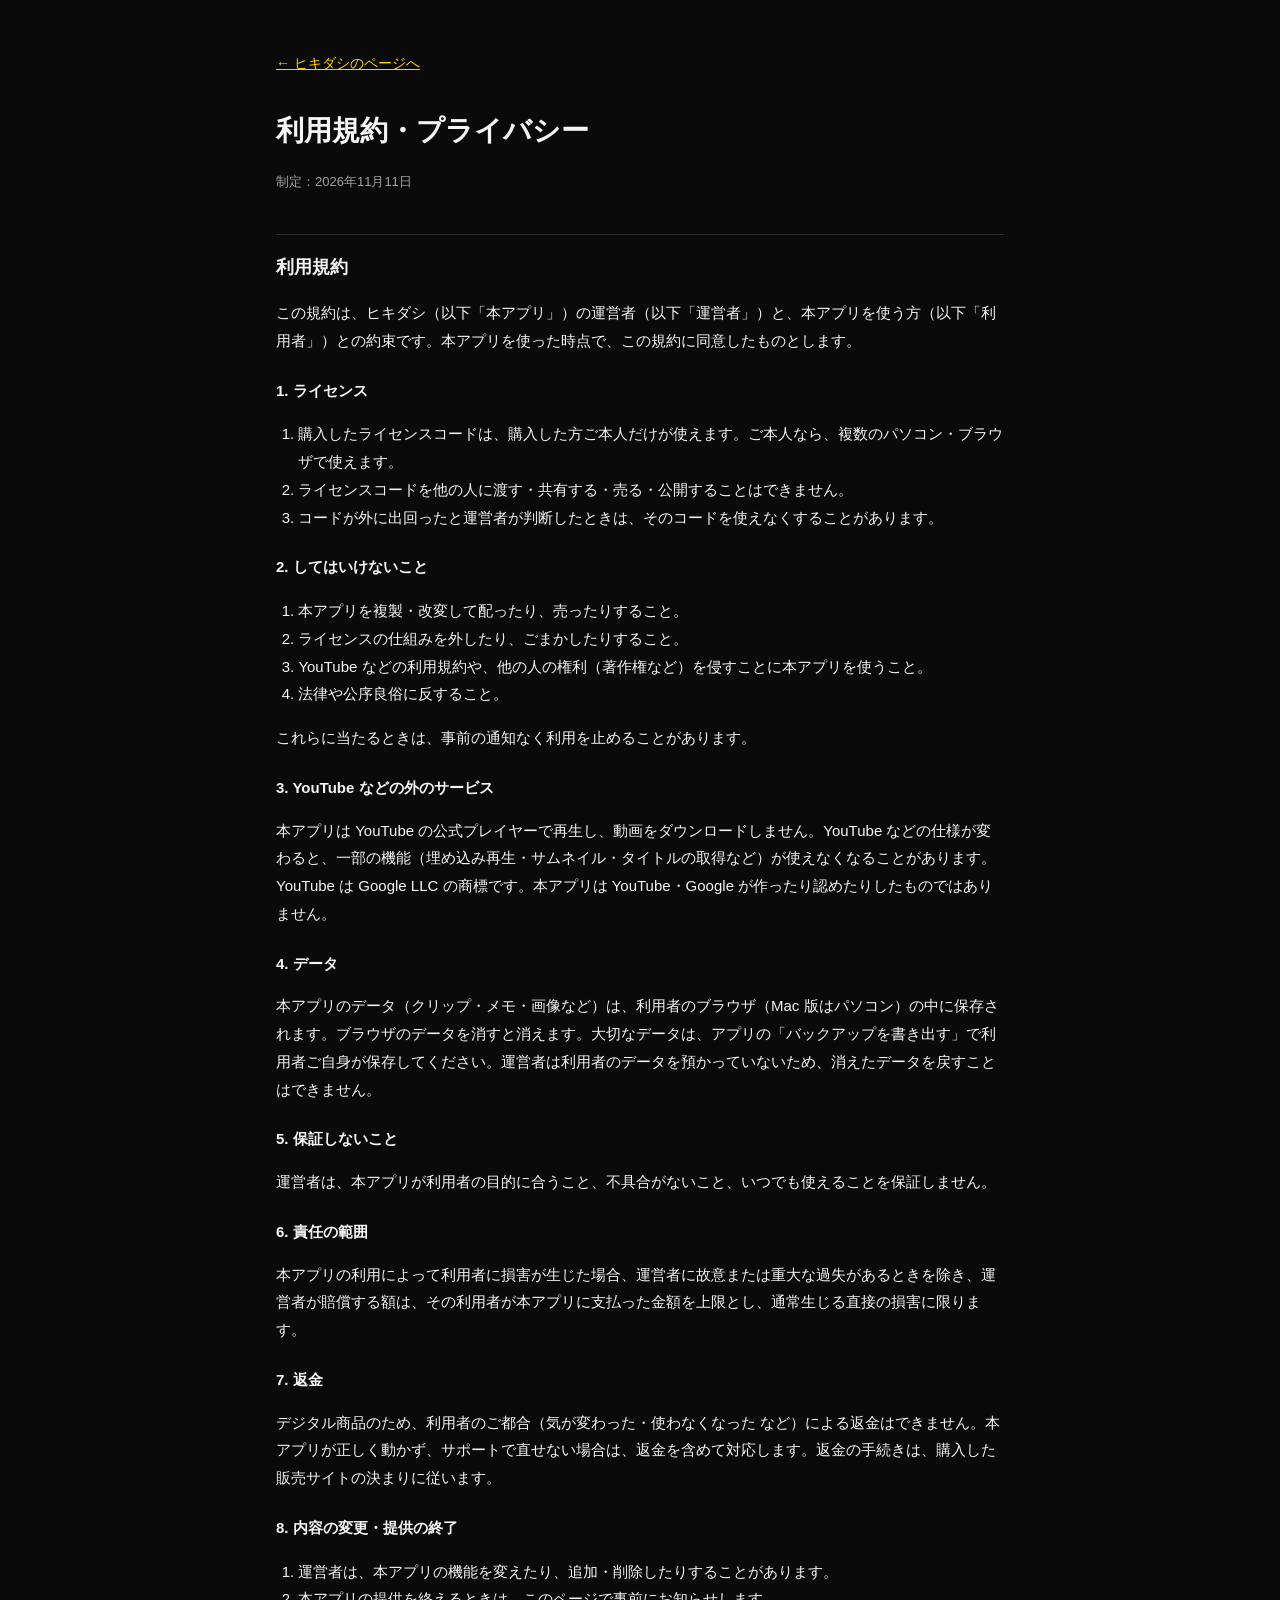
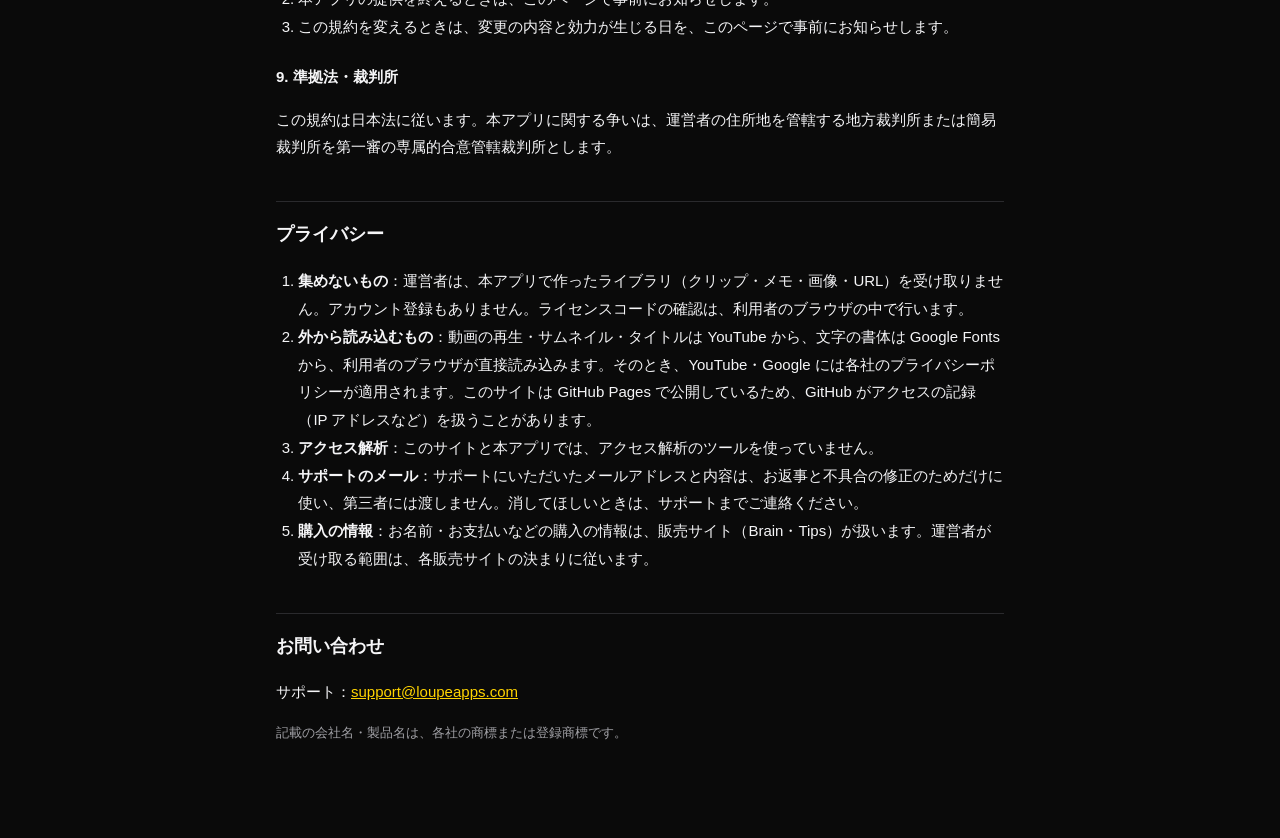
<file: terms.html>
<!doctype html>
<html lang="ja">
<head>
<meta charset="utf-8">
<meta name="viewport" content="width=device-width, initial-scale=1">
<meta name="robots" content="noindex">
<title>利用規約・プライバシー｜ヒキダシ</title>
<link rel="icon" href="assets/favicon.png" type="image/png">
<style>
:root{--ink:#0A0A0A;--text:#F5F5F7;--text-2:#A1A1A6;--line:#2a2a2d;--accent:#FFD400}
*{box-sizing:border-box}
body{margin:0;background:var(--ink);color:var(--text);font-family:-apple-system,BlinkMacSystemFont,"Hiragino Sans","Noto Sans JP",sans-serif;line-height:1.85;-webkit-font-smoothing:antialiased}
main{max-width:760px;margin:0 auto;padding:48px 16px 80px}
a{color:var(--accent)}
h1{font-size:28px;margin:0 0 6px}
h2{font-size:18px;margin:40px 0 8px;padding-top:16px;border-top:1px solid var(--line)}
h3{font-size:15px;margin:22px 0 4px}
p,li{font-size:15px}
ol,ul{padding-left:1.4em}
.muted{color:var(--text-2);font-size:13px}
.back{display:inline-block;margin-bottom:28px;font-size:14px}
</style>
</head>
<body>
<main>
<a class="back" href="./">← ヒキダシのページへ</a>
<h1>利用規約・プライバシー</h1>
<p class="muted">制定：2026年11月11日</p>

<h2>利用規約</h2>
<p>この規約は、ヒキダシ（以下「本アプリ」）の運営者（以下「運営者」）と、本アプリを使う方（以下「利用者」）との約束です。本アプリを使った時点で、この規約に同意したものとします。</p>

<h3>1. ライセンス</h3>
<ol>
<li>購入したライセンスコードは、購入した方ご本人だけが使えます。ご本人なら、複数のパソコン・ブラウザで使えます。</li>
<li>ライセンスコードを他の人に渡す・共有する・売る・公開することはできません。</li>
<li>コードが外に出回ったと運営者が判断したときは、そのコードを使えなくすることがあります。</li>
</ol>

<h3>2. してはいけないこと</h3>
<ol>
<li>本アプリを複製・改変して配ったり、売ったりすること。</li>
<li>ライセンスの仕組みを外したり、ごまかしたりすること。</li>
<li>YouTube などの利用規約や、他の人の権利（著作権など）を侵すことに本アプリを使うこと。</li>
<li>法律や公序良俗に反すること。</li>
</ol>
<p>これらに当たるときは、事前の通知なく利用を止めることがあります。</p>

<h3>3. YouTube などの外のサービス</h3>
<p>本アプリは YouTube の公式プレイヤーで再生し、動画をダウンロードしません。YouTube などの仕様が変わると、一部の機能（埋め込み再生・サムネイル・タイトルの取得など）が使えなくなることがあります。YouTube は Google LLC の商標です。本アプリは YouTube・Google が作ったり認めたりしたものではありません。</p>

<h3>4. データ</h3>
<p>本アプリのデータ（クリップ・メモ・画像など）は、利用者のブラウザ（Mac 版はパソコン）の中に保存されます。ブラウザのデータを消すと消えます。大切なデータは、アプリの「バックアップを書き出す」で利用者ご自身が保存してください。運営者は利用者のデータを預かっていないため、消えたデータを戻すことはできません。</p>

<h3>5. 保証しないこと</h3>
<p>運営者は、本アプリが利用者の目的に合うこと、不具合がないこと、いつでも使えることを保証しません。</p>

<h3>6. 責任の範囲</h3>
<p>本アプリの利用によって利用者に損害が生じた場合、運営者に故意または重大な過失があるときを除き、運営者が賠償する額は、その利用者が本アプリに支払った金額を上限とし、通常生じる直接の損害に限ります。</p>

<h3>7. 返金</h3>
<p>デジタル商品のため、利用者のご都合（気が変わった・使わなくなった など）による返金はできません。本アプリが正しく動かず、サポートで直せない場合は、返金を含めて対応します。返金の手続きは、購入した販売サイトの決まりに従います。</p>

<h3>8. 内容の変更・提供の終了</h3>
<ol>
<li>運営者は、本アプリの機能を変えたり、追加・削除したりすることがあります。</li>
<li>本アプリの提供を終えるときは、このページで事前にお知らせします。</li>
<li>この規約を変えるときは、変更の内容と効力が生じる日を、このページで事前にお知らせします。</li>
</ol>

<h3>9. 準拠法・裁判所</h3>
<p>この規約は日本法に従います。本アプリに関する争いは、運営者の住所地を管轄する地方裁判所または簡易裁判所を第一審の専属的合意管轄裁判所とします。</p>

<h2>プライバシー</h2>
<ol>
<li><b>集めないもの</b>：運営者は、本アプリで作ったライブラリ（クリップ・メモ・画像・URL）を受け取りません。アカウント登録もありません。ライセンスコードの確認は、利用者のブラウザの中で行います。</li>
<li><b>外から読み込むもの</b>：動画の再生・サムネイル・タイトルは YouTube から、文字の書体は Google Fonts から、利用者のブラウザが直接読み込みます。そのとき、YouTube・Google には各社のプライバシーポリシーが適用されます。このサイトは GitHub Pages で公開しているため、GitHub がアクセスの記録（IP アドレスなど）を扱うことがあります。</li>
<li><b>アクセス解析</b>：このサイトと本アプリでは、アクセス解析のツールを使っていません。</li>
<li><b>サポートのメール</b>：サポートにいただいたメールアドレスと内容は、お返事と不具合の修正のためだけに使い、第三者には渡しません。消してほしいときは、サポートまでご連絡ください。</li>
<li><b>購入の情報</b>：お名前・お支払いなどの購入の情報は、販売サイト（Brain・Tips）が扱います。運営者が受け取る範囲は、各販売サイトの決まりに従います。</li>
</ol>

<h2>お問い合わせ</h2>
<p>サポート：<a href="mailto:support@loupeapps.com">support@loupeapps.com</a></p>
<p class="muted">記載の会社名・製品名は、各社の商標または登録商標です。</p>
</main>
</body>
</html>
</file>
